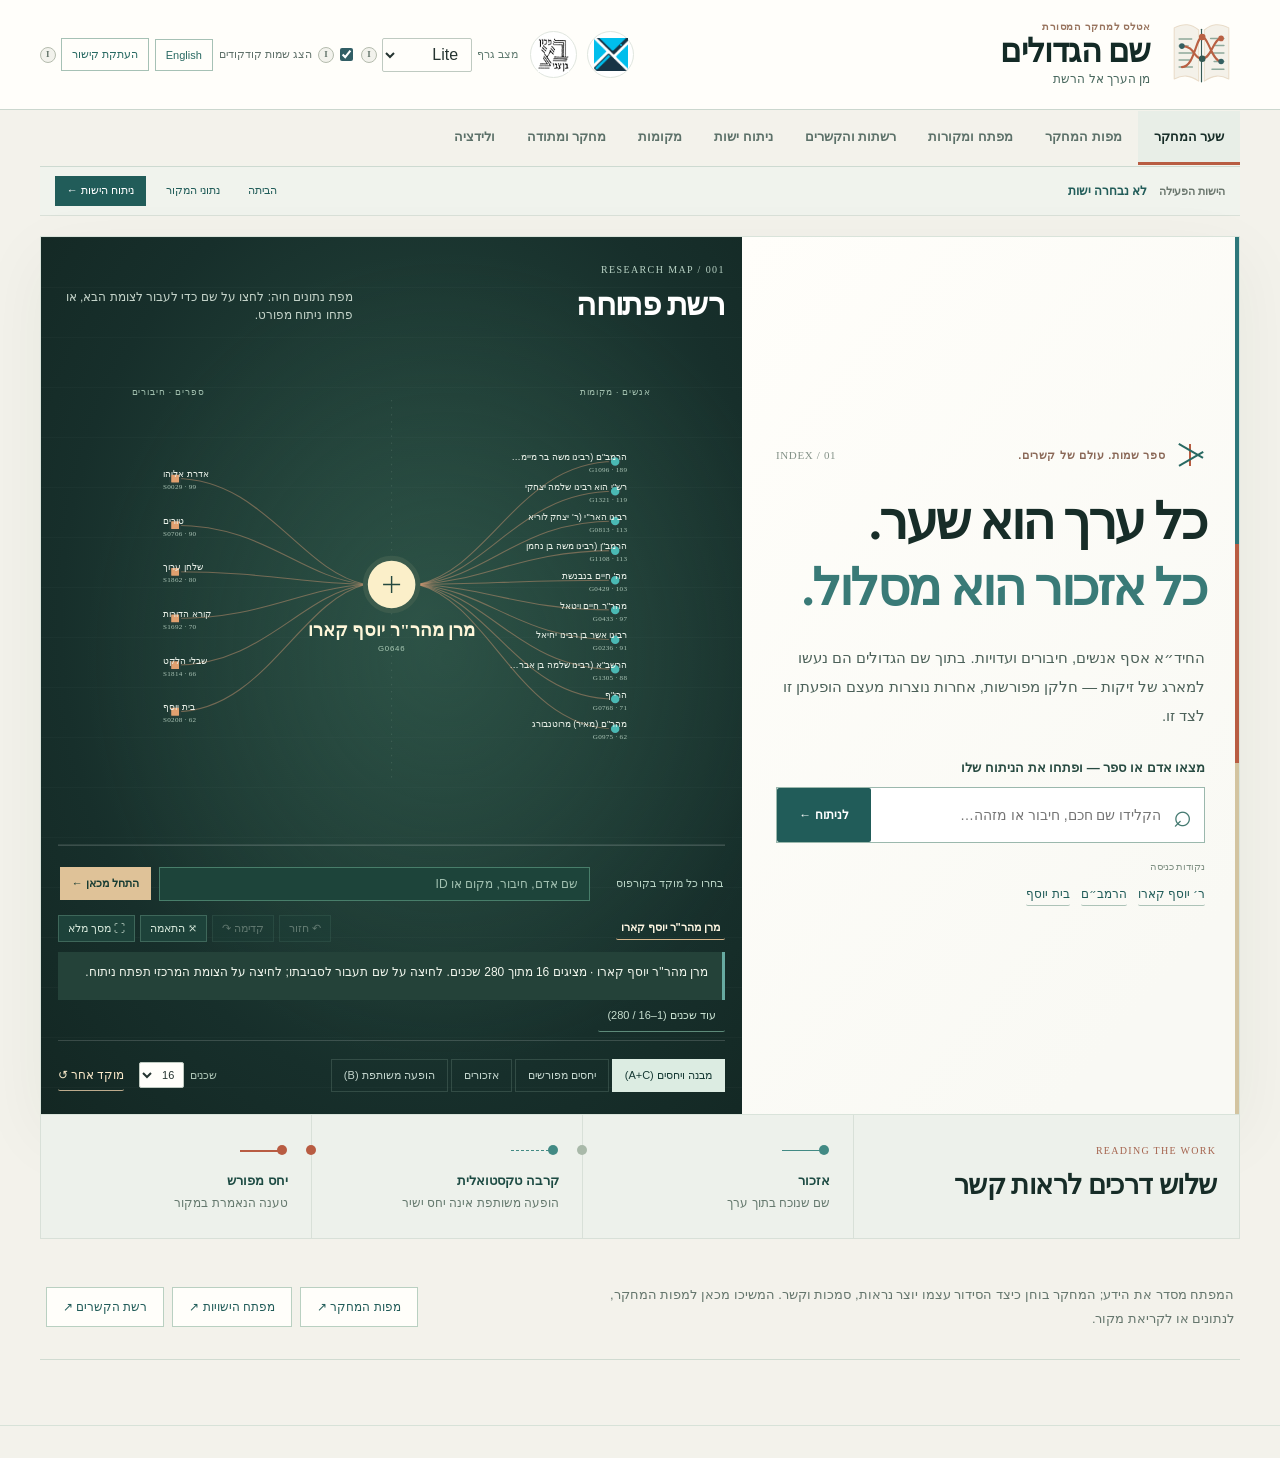
<file: index.html>
<!doctype html>
<html lang="he" dir="rtl">
<head>
  <meta charset="UTF-8" />
  <meta name="viewport" content="width=device-width, initial-scale=1.0" />
  <title>שם הגדולים | מפתח חי · The Living Index</title>
  <link rel="stylesheet" href="assets/style.css?v=__BUILD_VERSION__" />
  <link rel="stylesheet" href="assets/editorial.css?v=__BUILD_VERSION__" />
  <link rel="stylesheet" href="assets/living-index.css?v=__BUILD_VERSION__" />
  <link rel="icon" type="image/svg+xml" href="assets/reference-mark.svg" />
  <link rel="stylesheet" href="assets/research-redesign.css?v=20261013-v13" /><link rel="stylesheet" href="assets/v14.css?v=20261013-v14" />
</head>
<body>
  <header class="topbar" role="banner">
    <a class="brand-link go-home" href="./" aria-label="שם הגדולים — חזרה לעמוד הבית" title="חזרה למפת הידע">
      <img class="project-symbol" src="assets/reference-mark.svg" alt="" />
      <span class="brand-type"><span class="brand-kicker" data-research-he="אטלס למחקר המסורת" data-research-en="AN ATLAS OF TEXTUAL TRADITION">אטלס למחקר המסורת</span><strong id="appTitle" data-research-he="שם הגדולים" data-research-en="Shem HaGdolim">שם הגדולים</strong><span class="brand-caption" id="appSubtitle" data-research-he="מן הערך אל הרשת" data-research-en="FROM ENTRY TO NETWORK">מן הערך אל הרשת</span></span>
    </a>
    <div class="masthead-spine" aria-hidden="true"><span></span><i></i><span></span></div>
    <div class="masthead-center" data-research-he="כל שם פותח סיפור של קשרים" data-research-en="EVERY NAME OPENS A NETWORK OF CONNECTIONS">כל שם פותח סיפור של קשרים</div>
    <div class="header-right">
      <div class="institutional-logos">
        <a class="go-home partner-link" href="./" aria-label="חזרה לעמוד הבית — סמל המיזם"><img src="logo/light.png" alt="סמל המיזם"></a>
        <a class="go-home partner-link" href="./" aria-label="חזרה לעמוד הבית — סמל המוסד"><img src="logo/Mbz.jpg" alt="סמל המוסד"></a>
      </div>
      <button id="mobileSettingsToggle" class="mobile-settings-toggle" type="button" aria-expanded="false" aria-controls="headerSettings" data-research-he="הגדרות" data-research-en="Settings">הגדרות</button>
      <div class="topbar-actions" id="headerSettings">
        <div class="setting"><label class="mode-label" for="dataMode" data-i18n="graph_mode">מצב גרף</label><select id="dataMode"><option value="lite" selected>Lite</option><option value="full">Full</option></select></div>
        <label class="setting-check"><input type="checkbox" id="toggleNodeLabels" checked /> <span data-i18n="show_node_labels">שמות צמתים</span></label>
        <label class="setting-check"><input type="checkbox" id="toggleEdgeLabels" /> <span data-i18n="show_edge_labels">שמות קשרים</span></label>
        <button id="langToggle" class="btn ghost" type="button">English</button>
        <span class="action-with-info"><button id="saveState" class="btn ghost" type="button" data-i18n="copy_link">העתק קישור</button></span>
      </div>
    </div>
  </header>
  <main>
    <nav class="tabs" id="tabs" aria-label="Main navigation"></nav>
    <div class="contextbar" id="contextbar"><strong id="selectedEntityTitle" class="sr-only" data-i18n="selected_entity">Selected entity:</strong><span class="context-eyebrow" data-research-he="הישות הפעילה" data-research-en="ACTIVE ENTITY">הישות הפעילה</span><span class="context-entity" id="selectedEntityLabel">—</span><span class="context-spacer"></span><button id="contextToAtlas" type="button" class="context-action" data-research-he="הביתה" data-research-en="Home">הביתה</button><button id="contextToData" type="button" class="context-action" data-research-he="נתוני המקור" data-research-en="Source data">נתוני המקור</button><button id="contextToPerson" type="button" class="context-action" data-research-he="ניתוח הישות ←" data-research-en="Analyze entity →">ניתוח הישות ←</button></div>
    <section class="panel active" id="tab-atlas">
      <div class="folio-hero">
        <div class="folio-copy">
          <div class="folio-number"><span class="thread-cross" aria-hidden="true"></span><span data-research-he="ספר שמות. עולם של קשרים." data-research-en="A book of names. A world of connections.">ספר שמות. עולם של קשרים.</span><b>01 / INDEX</b></div>
          <h2 ><span data-research-he="כל ערך הוא שער." data-research-en="Every entry is a doorway.">כל ערך הוא שער.</span><span class="title-echo" data-research-he="כל אזכור הוא מסלול." data-research-en="Every mention, a path.">כל אזכור הוא מסלול.</span></h2>
          <p class="folio-lead" data-research-he="החיד״א אסף אנשים, חיבורים ועדויות. בתוך שם הגדולים הם נעשו למארג של זיקות — חלקן מפורשות, אחרות נוצרות מעצם הופעתן זו לצד זו." data-research-en="The Hida gathered people, books and testimonies. Shem HaGdolim arranges them into a fabric of relations: some explicit, others formed by their proximity in the text.">החיד״א אסף אנשים, חיבורים ועדויות. בתוך שם הגדולים הם נעשו למארג של זיקות — חלקן מפורשות, אחרות נוצרות מעצם הופעתן זו לצד זו.</p>
          <div class="primary-search" role="search" aria-label="חיפוש ישות למחקר">
            <label for="heroEntitySearch" data-research-he="מצאו אדם או ספר — ופתחו את הניתוח שלו" data-research-en="Find a person or book — open its analysis">מצאו אדם או ספר — ופתחו את הניתוח שלו</label>
            <div class="search-input-wrap"><span class="search-symbol" aria-hidden="true">⌕</span><input id="heroEntitySearch" type="search" placeholder="הקלידו שם חכם, חיבור או מזהה…" aria-label="חיפוש שם" autocomplete="off" aria-autocomplete="list" aria-controls="heroSearchResults" aria-expanded="false" /><button id="heroSearchSubmit" type="button" data-research-he="לניתוח ←" data-research-en="Analyze →">לניתוח ←</button></div>
            <div id="heroSearchResults" class="hero-search-results" role="listbox" hidden></div>
          </div>
          <div class="example-links"><span data-research-he="נקודות כניסה" data-research-en="START WITH">נקודות כניסה</span><button type="button" data-open-id="G0646">ר׳ יוסף קארו</button><button type="button" data-open-id="G1096">הרמב״ם</button><button type="button" data-open-id="S0208">בית יוסף</button></div>
        </div>
        <div class="folio-map">
          <div class="folio-map-header"><div><span class="folio-map-index">RESEARCH MAP / 001</span><h3 data-research-he="רשת פתוחה" data-research-en="An open network">רשת פתוחה</h3></div><p data-research-he="מפת נתונים חיה: לחצו על שם כדי לעבור לצומת הבא, או פתחו ניתוח מפורט." data-research-en="Links from the corpus. Select a name to analyze.">מפת נתונים חיה: לחצו על שם כדי לעבור לצומת הבא, או פתחו ניתוח מפורט.</p></div>
          <div class="map-stage" id="heroMapStage" aria-label="מפת קשרים אינטראקטיבית, בחירת שם מתקדמת לסביבתו">
             <svg id="heroNetwork" viewBox="0 0 940 590" role="group" aria-label="קשרי אנשים וספרים"></svg>
             <div class="map-loading" id="heroMapLoading">טוען נתוני רשת…</div>
             <div id="heroMapTooltip" class="map-tooltip" hidden></div>
          </div>
          <div class="map-explorer-tools"><div class="map-jump"><label for="mapEntityJump" data-research-he="בחרו כל מוקד בקורפוס" data-research-en="Search all entities">בחרו כל מוקד בקורפוס</label><input id="mapEntityJump" type="search" list="mapEntityCandidates" placeholder="שם אדם, חיבור, מקום או ID" autocomplete="off"><datalist id="mapEntityCandidates"></datalist><button id="mapJumpGo" type="button" data-research-he="התחל מכאן ←" data-research-en="Start here →">התחל מכאן ←</button></div><div class="map-breadcrumb" id="mapBreadcrumb" aria-label="מסלול החקירה"></div><div class="map-explorer-actions"><button type="button" id="mapBack" title="חזור לצומת קודם">↶ חזור</button><button type="button" id="mapForward" title="לצומת הבא">קדימה ↷</button><button type="button" id="mapFit" title="החזר קנה מידה">⤧ התאמה</button><button type="button" data-fullscreen="#heroMapStage" title="רשת במסך מלא">⛶ מסך מלא</button></div></div><div class="map-current" id="mapCurrent"><span>לחצו על שם ברשת כדי להרחיב את סביבתו. לחצו על ״ניתוח מלא״ למעבר אל מסך הישות.</span></div><div class="map-bottom"><div class="edge-modes" role="group" aria-label="שכבת קשרים"><button type="button" class="active" data-edge-mode="all" data-research-he="מבנה ויחסים (A+C)" data-research-en="Structure + explicit (A+C)">מבנה ויחסים (A+C)</button><button type="button" data-edge-mode="explicit" data-research-he="יחסים מפורשים" data-research-en="Explicit">יחסים מפורשים</button><button type="button" data-edge-mode="mentions" data-research-he="אזכורים" data-research-en="Mentions">אזכורים</button></div><div class="map-bottom-actions"><label class="map-limit-label" for="mapLimit">שכנים <select id="mapLimit"><option value="8">8</option><option value="16" selected>16</option><option value="28">28</option><option value="42">42</option></select></label><button type="button" id="heroMapNext" class="map-next" data-research-he="מוקד אחר ↺" data-research-en="Another starting point ↺">מוקד אחר ↺</button></div></div>
        </div>
      </div>
      <div class="argument-strip"><div class="argument-heading"><span class="line-kicker">READING THE WORK</span><h3 data-research-he="שלוש דרכים לראות קשר" data-research-en="Three kinds of connections">שלוש דרכים לראות קשר</h3></div><div><span class="trace-symbol trace-one" aria-hidden="true"></span><b data-research-he="אזכור" data-research-en="Mention">אזכור</b><p data-research-he="שם שנוכח בתוך ערך" data-research-en="A name in an entry">שם שנוכח בתוך ערך</p></div><div><span class="trace-symbol trace-two" aria-hidden="true"></span><b data-research-he="קרבה טקסטואלית" data-research-en="Co-occurrence">קרבה טקסטואלית</b><p data-research-he="הופעה משותפת אינה יחס ישיר" data-research-en="Proximity is not a direct tie">הופעה משותפת אינה יחס ישיר</p></div><div><span class="trace-symbol trace-three" aria-hidden="true"></span><b data-research-he="יחס מפורש" data-research-en="Explicit relation">יחס מפורש</b><p data-research-he="טענה הנאמרת במקור" data-research-en="A relationship asserted in the text">טענה הנאמרת במקור</p></div></div>
      <div class="folio-after"><p data-research-he="המפתח מסדר את הידע; המחקר בוחן כיצד הסידור עצמו יוצר נראות, סמכות וקשר. המשיכו מכאן למפות המחקר, לנתונים או לקריאת מקור." data-research-en="The index organizes knowledge. Research asks how that organization creates visibility, authority and relation. Continue to research figures, data or source text.">המפתח מסדר את הידע; המחקר בוחן כיצד הסידור עצמו יוצר נראות, סמכות וקשר. המשיכו מכאן למפות המחקר, לנתונים או לקריאת מקור.</p><div><button class="route-action" data-target="lenses" data-research-he="מפות המחקר ↗" data-research-en="Research figures ↗">מפות המחקר ↗</button><button class="route-action" data-target="data" data-research-he="מפתח הישויות ↗" data-research-en="Entity index ↗">מפתח הישויות ↗</button><button class="route-action" data-target="networks" data-research-he="רשת הקשרים ↗" data-research-en="Network ↗">רשת הקשרים ↗</button></div></div>
    </section>
    <section class="panel" id="tab-lenses">
      <div class="lenses" id="atlasFigures">
        <div class="lenses-intro"><div><span class="eyebrow" data-research-he="מפות מחקר · קריאה בשני קני מידה" data-research-en="RESEARCH LENSES · READING AT TWO SCALES">מפות מחקר · קריאה בשני קני מידה</span><h2 data-research-he="ארבע שאלות. קורפוס אחד." data-research-en="Four questions. One corpus.">ארבע שאלות. קורפוס אחד.</h2></div><p data-research-he="הדמיות אינן תוספת חיצונית: בחרו שאלה, חקרו אותה, והעבירו ישות אל הרשת, המפתח או מקור הטקסט." data-research-en="Visualizations are a research tool: choose a question, examine it, and follow an entity into the network, index or source text.">הדמיות אינן תוספת חיצונית: בחרו שאלה, חקרו אותה, והעבירו ישות אל הרשת, המפתח או מקור הטקסט.</p></div>
        <div id="atlasFigureTabs" class="lens-tabs" role="tablist" aria-label="שאלות מחקר">
         <button class="lens-tab active" data-viz="entry" role="tab" aria-selected="true"><span>01</span><b data-research-he="ערך ונראות" data-research-en="Entry & visibility">ערך ונראות</b><small data-research-he="מי מקבל ערך?" data-research-en="Who gets an entry?">מי מקבל ערך?</small></button>
         <button class="lens-tab" data-viz="personbook" role="tab" aria-selected="false"><span>02</span><b data-research-he="אדם וספר" data-research-en="Person & book">אדם וספר</b><small data-research-he="שני מסלולי נוכחות" data-research-en="Two kinds of presence">שני מסלולי נוכחות</small></button>
         <button class="lens-tab" data-viz="centrality" role="tab" aria-selected="false"><span>03</span><b data-research-he="מרכזיות ותיווך" data-research-en="Centrality & mediation">מרכזיות ותיווך</b><small data-research-he="מרכזיות ביחס לאיזו שאלה?" data-research-en="Central under which metric?">מרכזיות ביחס לאיזו שאלה?</small></button>
         <button class="lens-tab" data-viz="hida" role="tab" aria-selected="false"><span>04</span><b data-research-he="החיד״א כעד" data-research-en="The Hida as witness">החיד״א כעד</b><small data-research-he="ראיתי · שמעתי · מצאתי" data-research-en="Saw · heard · found">ראיתי · שמעתי · מצאתי</small></button>
        </div>
        <section class="corpus-bridge" aria-labelledby="corpusBridgeHeading"><div class="corpus-bridge-top"><div><span class="eyebrow">CORPUS / LIVE DATA</span><h3 id="corpusBridgeHeading">מן השאלה אל הנתונים</h3><p>בכל אחת מארבע השאלות אפשר לאתר ישויות, לראות את המדדים שלהן ולהמשיך ישירות אל הניתוח, הרשת או המקור.</p></div><div class="corpus-stats" id="corpusStats" aria-live="polite"></div></div><div class="corpus-controls"><label>חיפוש בכל הקורפוס <input id="lensEntitySearch" list="nodeNameList" type="search" placeholder="חכם, ספר, מקום או מזהה…"></label><label>סוג ישות <select id="lensRankKind"><option value="all">הכול</option><option value="person">אישים</option><option value="book">חיבורים</option><option value="place">מקומות</option></select></label><label>מיון לפי <select id="lensRankMetric"><option value="a_in_degree">מספר ערכים מזכירים</option><option value="c_in_wdeg">יחסים נכנסים</option><option value="c_out_wdeg">יחסים יוצאים</option></select></label><label>מספר תוצאות <select id="lensRankSize"><option value="10">10</option><option value="25" selected>25</option><option value="50">50</option><option value="100">100</option></select></label></div><div class="corpus-selection" id="corpusSelection" hidden></div><div id="corpusRanked" class="corpus-rank" aria-live="polite"></div><div class="corpus-bridge-foot"><button type="button" id="corpusAllData">כל 5,124 הישויות במפתח ←</button><span id="corpusRankNote"></span></div></section><div class="research-workbench">
          <div class="lens-heading"><span class="lens-counter" id="atlasVizTag">איור 1 · המאמר</span><div><h3 id="atlasVizTitle">נראות איננה שקולה לערך עצמאי</h3><p id="atlasVizDesc">מי זוכה לערך עצמאי ומי מופיע רק בערכי אחרים?</p></div></div>
          <div class="research-body">
            <div class="research-chart-column">
              <button class="figure-fullscreen-cta" type="button" data-fullscreen="#atlasVizStage">⛶ מסך מלא</button><div class="atlas-viz-stage" id="atlasVizStage"><div class="atlas-viz-prompt" id="atlasVizPrompt"><div class="lens-loading-glyph">א</div><p data-research-he="ההדמיה נטענת עם פתיחת השאלה" data-research-en="The view loads when you open the research question">ההדמיה נטענת עם פתיחת השאלה</p><button type="button" id="atlasOpenViz" class="btn" data-research-he="הצג הדמיה" data-research-en="Open view">הצג הדמיה</button></div></div>
            </div>
            <aside class="research-margin"><div class="reading-guide" id="lensReadingGuide"></div><span class="margin-heading" data-research-he="מפתח לקריאה" data-research-en="READING GUIDE">מפתח לקריאה</span><h4 id="atlasCaseTitle">ספר יוחסין</h4><p id="atlasCaseBody">נוכחות חוזרת אינה בהכרח ערך עצמאי.</p><div class="research-links"><div class="margin-heading" data-research-he="המשך חקירה" data-research-en="CONTINUE EXPLORING">המשך חקירה</div><button id="atlasGoData" class="margin-action" type="button" data-research-he="המפתח והנתונים ←" data-research-en="Index & data →">המפתח והנתונים ←</button><button id="atlasGoPerson" class="margin-action" type="button" data-research-he="רשת אישית ←" data-research-en="Personal network →">רשת אישית ←</button><button id="atlasGoNetwork" class="margin-action" type="button" data-research-he="רשת הקשרים הכללית ←" data-research-en="Global network →">רשת הקשרים הכללית ←</button><button id="atlasGoSource" class="margin-action" type="button" data-research-he="חזרה למקור ←" data-research-en="Return to source →">חזרה למקור ←</button></div><p class="margin-caveat" data-research-he="התצוגה מציגה את ארגון הידיעות בחיבור, ולא שחזור מלא של היחסים ההיסטוריים." data-research-en="The visualization represents the organization of claims within the work, not a comprehensive historical reconstruction.">התצוגה מציגה את ארגון הידיעות בחיבור, ולא שחזור מלא של היחסים ההיסטוריים.</p></aside>
          </div>
          <div class="lens-footer"><span id="atlasVizStatus">הדמיה זמינה</span><button id="atlasViewReset" class="margin-action" type="button" data-research-he="איפוס בחירה" data-research-en="Clear selection">איפוס בחירה</button><span class="research-source" data-research-he="המסד: מהדורת בן־יעקב, וילנה תרי״ב (1852)" data-research-en="Corpus: Ben-Jacob edition, Vilna 1852">המסד: מהדורת בן־יעקב, וילנה תרי״ב (1852)</span></div>
        </div>
      </div>
    </section>

    <section class="panel" id="tab-reports">
      <article class="card help-card">
        <h2 data-i18n="reports_title">דוחות + שיטות</h2>
        <p data-i18n="reports_help">כאן נמצאים הדוחות המחקריים, שיטות המחקר, והסבר על הגרפים המקוריים (F1–F20) עם קישור ישיר לנתונים ולתשאול.</p>
      </article>
      <div class="toolbar wrap">
        <label for="reportSelect" data-i18n="reports_choose">Choose document:</label>
        <select id="reportSelect"></select>
        <button class="btn ghost jump-tab" data-tab="data" data-i18n="goto_data">Go To Data+Source</button>
        <button class="btn ghost jump-tab" data-tab="networks" data-i18n="goto_networks">Go To Networks</button>
      </div>
      <div class="grid-two">
        <article class="card markdown" id="reportContent"></article>
        <article class="card">
          <h2 data-i18n="figures_title">Original Figures Explained</h2>
          <div class="toolbar wrap">
            <select id="figureSelect"></select>
          </div>
          <button type="button" class="zoom-figure" data-zoom="#figurePreview" data-research-he="הגדל איור" data-research-en="Enlarge figure">הגדל איור ↗</button><img id="figurePreview" alt="figure" style="width:100%; border:1px solid #dfe6eb; border-radius:8px;" />
          <p id="figureExplanation"></p>
        </article>
      </div>
    </section>

    <section class="panel" id="tab-data"><div class="workspace-bridge"><span data-research-he="מחקר הקשור למרחב זה" data-research-en="RELATED RESEARCH LENS">מחקר הקשור למרחב זה</span><button type="button" class="goto-lens" data-viz="entry">נראות והדרה · פתיחת הדמיית ערכים ואזכורים ←</button></div>
      <article class="card help-card">
        <h2 data-i18n="data_title">נתונים גולמיים + טקסט מקור</h2>
        <p data-i18n="data_help">חיפוש לפי שם ערך/דמות (לא רק ID), סינון סוגי קודקודים, ולחיצה על "מקור" כדי לראות את הטקסט המקורי.</p>
      </article>
      <div class="grid-two">
        <article class="card">
          <div class="toolbar wrap">
            <input id="nodeSearch" type="search" list="nodeNameList" placeholder="חפש לפי שם/ערך" data-i18n-ph="search_node" />
            <datalist id="nodeNameList"></datalist>
            <label class="stack-label"><span data-i18n="node_kinds">Node kinds</span><select id="kindFilter" multiple size="3"></select></label>
            <label class="stack-label"><span data-i18n="node_classes">Node classes</span><select id="fourWayFilter" multiple size="4"></select></label>
            <label class="stack-label"><span data-i18n="communities">Communities</span><select id="communityFilter" multiple size="4"></select></label>
            <label><span data-i18n="raw_min_prominence">Min prominence</span><input id="minProm" type="number" min="0" value="0" /></label>
            <button id="exportNodes" class="btn ghost" data-i18n="export_csv">Export CSV</button>
          </div>
          <div id="nodeTableWrap" class="table-wrap"></div>
        </article>
        <article class="card">
          <div class="toolbar wrap">
            <input id="sourceSearch" placeholder="חפש בטקסט מקור" data-i18n-ph="search_source" />
            <button id="runSourceSearch" class="btn" data-i18n="search">Search</button>
          </div>
          <div id="sourceHits" class="table-wrap"></div>
          <pre id="sourceContext"></pre>
        </article>
      </div>
    </section>

    <section class="panel" id="tab-networks"><div class="workspace-bridge"><span data-research-he="מחקר הקשור למרחב זה" data-research-en="RELATED RESEARCH LENS">מחקר הקשור למרחב זה</span><button type="button" class="goto-lens" data-viz="centrality">מרכזיות ותיווך · השוואת רשתות ←</button></div>
      <article class="card help-card">
        <h2 data-i18n="networks_title">רשתות רחבות + חיתוכים</h2>
        <p data-i18n="networks_help">אפשר לסנן לפי שכבה, סוג קשת, סוג קודקוד מקור/יעד, ולבנות רשת כללית. כולל מדדי רשת, קהילות, וזרימות בין סוגי ישויות.</p>
      </article>
      <article class="card">
        <h3 data-i18n="global_network_title">Global Network (Main Workspace)</h3>
        <p class="mini-help" data-i18n="global_network_help">כאן רואים את התמונה הרחבה של הרשת. אין חובה לבחור אדם; אפשר לסנן שכבות/קשרים/סוגי קודקודים/קהילות ולבנות מבט-על.</p>
        <div class="toolbar wrap">
          <input id="seedNode" list="nodeNameList" placeholder="Optional focus node: name or ID" data-i18n-ph="seed_node" />
          <label class="stack-label"><span data-i18n="layers">Layers</span><select id="networkLayerFilter" multiple size="3"></select></label>
          <label class="stack-label"><span data-i18n="predicates">Predicates</span><select id="networkPredicateFilter" multiple size="6"></select></label>
          <label class="stack-label"><span data-i18n="node_kinds">Node kinds</span><select id="networkNodeKindFilter" multiple size="3"></select></label>
          <label class="stack-label"><span data-i18n="layout_mode">Layout</span><select id="networkLayoutPreset">
            <option value="force" data-i18n="layout_force">Force (organic)</option>
            <option value="degree_rings" selected data-i18n="layout_degree_rings">Degree rings (20/20/core)</option>
            <option value="bipartite" data-i18n="layout_bipartite">Bipartite (books/people)</option>
            <option value="community_clusters" data-i18n="layout_community_clusters">Community clusters</option>
          </select></label>
          <label class="stack-label"><span data-i18n="analysis_mode">Analysis mode</span><select id="networkColorBy">
            <option value="kind" selected data-i18n="color_kind">Color by Kind</option>
            <option value="network_communities" data-i18n="color_network_communities">Communities in Network</option>
            <option value="role" data-i18n="color_role">Color by Role</option>
            <option value="degree" data-i18n="color_degree">Degree centrality</option>
            <option value="in_degree" data-i18n="color_in_degree">In-degree centrality</option>
            <option value="out_degree" data-i18n="color_out_degree">Out-degree centrality</option>
            <option value="weighted_degree" data-i18n="color_weighted_degree">Weighted degree</option>
            <option value="pagerank" data-i18n="color_pagerank">PageRank</option>
            <option value="clustering" data-i18n="color_clustering">Clustering coefficient</option>
          </select></label>
          <div id="networkCommunityControls" class="community-controls hidden">
            <label class="stack-label"><span data-i18n="communities">Communities</span><select id="networkCommunityFilter" multiple size="6"></select></label>
            <label><span data-i18n="community_split_count">Communities to compute (K)</span> <input id="networkCommunityCount" type="number" min="2" max="30" value="8" /></label>
            <label><input type="checkbox" id="networkSeparateCommunities" checked /> <span data-i18n="separate_communities">Visually separate communities</span></label>
          </div>
          <label><span data-i18n="hops">Hops</span> <input id="networkHops" type="number" min="1" max="3" value="1" /></label>
          <label><span data-i18n="max_edges">Max edges</span> <input id="networkMaxEdges" type="number" min="50" max="6000" value="1200" /></label>
          <button id="buildNetwork" class="btn" data-i18n="build_global">Build Global Network</button>
          <button id="toggleNetworkFullscreen" class="btn ghost" data-i18n="maximize_graph">Maximize Graph</button>
          <button id="downloadGlobalPng" class="btn ghost" data-i18n="download_png">Download PNG</button>
        </div>
        <div id="networkStage" class="network-stage">
          <div id="network"></div>
        </div>
        <div id="networkInfo"></div>
        <div id="networkMetrics" class="metrics-grid"></div>
      </article>
      <article class="card">
        <h3 data-i18n="network_functions">Network Functions (How to Use)</h3>
        <ul class="explain-list" id="networkFunctions"></ul>
      </article>

      <div class="toolbar wrap">
        <label class="stack-label"><span data-i18n="layers">Layers</span><select id="layerFilter" multiple size="3"></select></label>
        <label class="stack-label"><span data-i18n="predicates">Predicates</span><select id="predicateFilter" multiple size="6"></select></label>
        <label class="stack-label"><span data-i18n="source_kinds">Source kinds</span><select id="sourceKindFilter" multiple size="3"></select></label>
        <label class="stack-label"><span data-i18n="target_kinds">Target kinds</span><select id="targetKindFilter" multiple size="3"></select></label>
        <input id="sourceNodeFilter" list="nodeNameList" placeholder="מקור: שם או ID" data-i18n-ph="source_node" />
        <input id="targetNodeFilter" list="nodeNameList" placeholder="יעד: שם או ID" data-i18n-ph="target_node" />
        <button id="runEdgeQuery" class="btn" data-i18n="run_query">Run Query</button>
        <button id="exportEdges" class="btn ghost" data-i18n="export_result">Export Result CSV</button>
      </div>
      <div class="grid-two">
        <article class="card">
          <div id="edgeStats"></div>
          <div id="edgeTableWrap" class="table-wrap"></div>
        </article>
        <article class="card">
          <div id="predicateLayerHeat"></div>
          <div id="flowSankey"></div>
        </article>
      </div>
    </section>

    <section class="panel" id="tab-person"><div class="workspace-bridge"><span data-research-he="מחקר הקשור למרחב זה" data-research-en="RELATED RESEARCH LENS">מחקר הקשור למרחב זה</span><button type="button" class="goto-lens" data-viz="personbook">אדם וספר · נוכחות המחבר מול חיבוריו ←</button></div>
      <section id="entityInsight" class="entity-insight" hidden aria-live="polite"><div class="entity-insight-heading"><span class="entity-category" id="entityInsightKind">ENTITY RECORD</span><h2 id="entityInsightName"></h2><span id="entityInsightId"></span></div><div class="entity-insight-numbers"><div><strong id="insightMentions">—</strong><span data-research-he="ערכים מזכירים" data-research-en="Mentioning entries">ערכים מזכירים</span></div><div><strong id="insightIncoming">—</strong><span data-research-he="יחסים נכנסים" data-research-en="Incoming ties">יחסים נכנסים</span></div><div><strong id="insightOutgoing">—</strong><span data-research-he="יחסים יוצאים" data-research-en="Outgoing ties">יחסים יוצאים</span></div></div><div class="entity-insight-actions"><button type="button" id="insightOpenSource" data-research-he="לטקסט המקור ↗" data-research-en="Source text ↗">לטקסט המקור ↗</button><button type="button" id="insightOpenNetwork">לרשת הפתוחה ↗</button><button type="button" id="insightOpenData" data-research-he="לרשומת הנתונים ↗" data-research-en="Data record ↗">לרשומת הנתונים ↗</button></div></section>
      <article class="card help-card">
        <h2 data-i18n="person_title">רשתות וניתוח אישי של דמויות</h2>
        <p data-i18n="person_help">רשת אגו, גרף עץ מסורות לפי קריטריון, ומידע תקופתי מ-Wikidata (שנים/תקופה).</p>
      </article>
      <div class="toolbar wrap">
        <input id="personInput" list="nodeNameList" placeholder="בחר דמות/ערך" data-i18n-ph="person_input" />
        <label class="stack-label"><span data-i18n="tradition_types">Tradition types</span><select id="personTreePredicate" multiple size="4">
          <option value="teacherOf" selected>teacherOf</option>
          <option value="soulRootOf">soulRootOf</option>
          <option value="commentaryOn">commentaryOn</option>
          <option value="authored">authored</option>
        </select></label>
        <select id="personTreeDirection">
          <option value="out" selected data-i18n="forward">Forward</option>
          <option value="in" data-i18n="backward">Backward</option>
          <option value="both" data-i18n="both">Both</option>
        </select>
        <select id="personTreeLayout">
          <option value="breadth" selected data-i18n="layout_tree">Tree layout</option>
          <option value="radial" data-i18n="layout_radial">Radial layout</option>
        </select>
        <label><span data-i18n="depth">Depth</span> <input id="personTreeDepth" type="number" min="1" max="5" value="3" /></label>
        <label><span data-i18n="fanout">Max children per node</span> <input id="personTreeFanout" type="number" min="2" max="20" value="8" /></label>
        <button id="analyzePerson" class="btn" data-i18n="analyze_person">Analyze Person</button>
        <button id="openPersonSource" class="btn ghost" data-i18n="open_source">Open Source Text</button>
        <button id="downloadTreePng" class="btn ghost" data-i18n="download_tree_png">Download Tree PNG</button>
      </div>
      <div class="grid-two">
        <article class="card">
          <h2 data-i18n="ego_network">Ego Network</h2>
          <div id="egoNetwork"></div>
        </article>
        <article class="card">
          <h2 data-i18n="tradition_tree">Tradition Tree</h2>
          <div id="treeNetwork"></div>
          <div id="traditionSummary" class="mini-help"></div>
        </article>
      </div>
      <article class="card">
        <h3 data-i18n="tradition_explain_title">What Tradition Tree Gives You</h3>
        <div id="traditionExplain" class="mini-help"></div>
      </article>
      <div class="grid-two">
        <article class="card">
          <h2 data-i18n="person_metrics">Person Metrics</h2>
          <div id="personStats" class="metrics-grid"></div>
        </article>
        <article class="card">
          <h2 data-i18n="wikidata_title">Wikidata Time/Period</h2>
          <div id="wikidataBox"></div>
        </article>
      </div>
    </section>

    <section class="panel" id="tab-geo"><div class="workspace-bridge"><span data-research-he="מחקר הקשור למרחב זה" data-research-en="RELATED RESEARCH LENS">מחקר הקשור למרחב זה</span><button type="button" class="goto-lens" data-viz="hida">החיד״א כעד · קריאה, ראייה ותנועה ←</button></div>
      <article class="card help-card">
        <h2 data-i18n="geo_title">גיאוגרפיה</h2>
        <p data-i18n="geo_help">מפת קשרי מקום + פונקציית Network-on-Map שמציירת קישורים בין מקומות לפי רשת סמנטית. הפאנל הימני הוא פאנל אופציונלי לרשומות מקושרות לכל מקום.</p>
      </article>
      <div class="toolbar wrap">
        <label class="stack-label"><span data-i18n="predicates">Predicates</span><select id="geoPredicateFilter" multiple size="6"></select></label>
        <label><span data-i18n="heat_radius">Heat radius</span> <input id="heatRadius" type="number" min="5" max="40" value="18" /></label>
        <label><input type="checkbox" id="geoNetworkOverlay" /> <span data-i18n="overlay_map">Overlay network on map</span></label>
        <label class="stack-label hidden" id="geoOverlayPredicateWrap"><span data-i18n="overlay_predicates">Overlay predicates</span><select id="geoOverlayPredicate" multiple size="6"></select></label>
        <button id="drawGeo" class="btn" data-i18n="draw_map">Draw Map</button>
      </div>
      <div class="grid-two">
        <article class="card"><div id="geoMap"></div></article>
        <article class="card" id="geoRecordsCard">
          <h3 data-i18n="geo_records_title">Linked Records By Place</h3>
          <p class="mini-help" data-i18n="geo_records_help">Choose a place on the map to inspect linked entities and source records.</p>
          <div id="placeTableWrap" class="table-wrap"></div>
          <div id="geoRecordsWrap" class="table-wrap" style="margin-top:.65rem;"></div>
        </article>
      </div>
    </section>

    <section class="panel" id="tab-validation">
      <article class="card">
        <h2 data-i18n="validation_title">Validation</h2>
        <button id="runValidation" class="btn" data-i18n="run_validation">Run Validation</button>
        <div id="validationResult"></div>
      </article>
      <article class="card">
        <h2 data-i18n="extra_visuals">Extra Visualizations From Web Research</h2>
        <ul id="extraFeatures"></ul>
      </article>
    </section>
  </main>

  <footer>
    <small id="footerNote"></small>
  </footer>

  <div id="infoModal" class="info-modal hidden" role="dialog" aria-modal="true" aria-labelledby="infoModalTitle">
    <div class="info-modal-card">
      <div class="info-modal-head">
        <h3 id="infoModalTitle" data-i18n="info_title">Info</h3>
        <button id="closeInfoModal" class="btn ghost" type="button" data-i18n="close">Close</button>
      </div>
      <div id="infoModalBody" class="info-modal-body"></div>
    </div>
  </div>

  <script src="assets/vendor/marked.js"></script>
  <script>window.__BUILD_VERSION__ = "__BUILD_VERSION__";</script>
  <script src="assets/living-index.js?v=__BUILD_VERSION__" defer></script>

  <script src="assets/atlas.js?v=__BUILD_VERSION__" defer></script>
  <script src="assets/app.js?v=__BUILD_VERSION__"></script>
  <script defer src="assets/research-redesign.js?v=20261013-v13"></script>
  <script src="assets/v14.js?v=20261013-v14" defer></script>
</body>
</html>
</file>
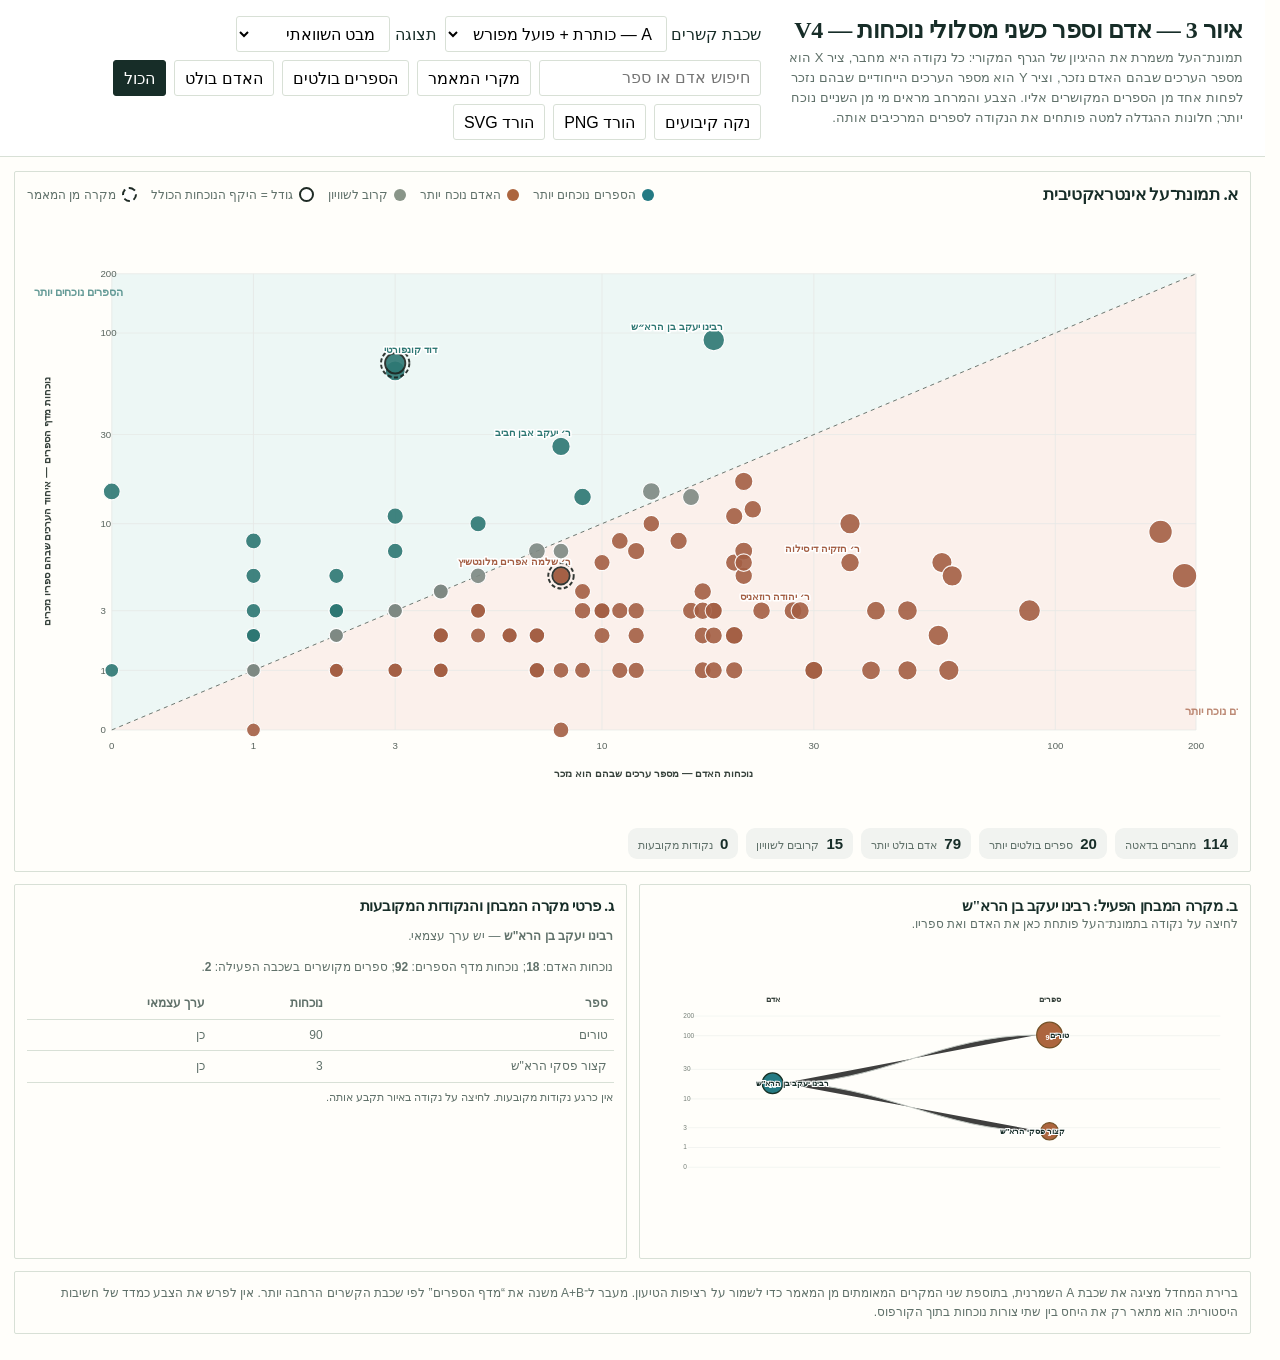
<file: visualizations/person-book.html>
<!doctype html>
<html lang="he" dir="rtl"><head><meta charset="utf-8"><meta name="viewport" content="width=device-width,initial-scale=1">
<title>איור 3 — אדם וספר כשני מסלולי נוכחות — V4</title>
<style>
:root{--bg:#f4f5f2;--paper:#fff;--ink:#1c2420;--muted:#68726c;--line:#d9ded9;--bookwin:#2d7773;--authorwin:#a45f44;--neutral:#7e8983;--person:#28483a;--book:#a87838;--softbook:#edf7f5;--softauthor:#fbf0eb;--accent:#23382f;--shadow:0 4px 18px rgba(20,30,20,.06)}
*{box-sizing:border-box}body{margin:0;background:var(--bg);color:var(--ink);font-family:Arial,"Noto Sans Hebrew","Helvetica Neue",sans-serif}header{background:#fff;border-bottom:1px solid var(--line);padding:16px 22px}.headrow{display:flex;align-items:flex-start;justify-content:space-between;gap:18px}.title h1{font-size:24px;margin:0 0 4px}.sub{font-size:13px;line-height:1.55;color:var(--muted);max-width:940px}.controls{display:flex;gap:8px;flex-wrap:wrap;align-items:center;direction:rtl}.btn,select,input{font:inherit;border:1px solid var(--line);background:#fff;border-radius:9px;min-height:36px;padding:7px 10px}.btn{cursor:pointer}.btn.active{background:var(--accent);color:white;border-color:var(--accent)}main{padding:14px;max-width:1800px;margin:auto}.panel{background:#fff;border:1px solid var(--line);border-radius:14px;box-shadow:var(--shadow);padding:12px;margin-bottom:12px}.figurebar{display:flex;justify-content:space-between;gap:12px;align-items:center;flex-wrap:wrap;margin-bottom:6px}.figurebar h2{font-size:17px;margin:0}.legend{display:flex;gap:14px;align-items:center;flex-wrap:wrap;font-size:12px;color:var(--muted)}.key{display:inline-flex;align-items:center;gap:6px}.sw{width:12px;height:12px;border-radius:50%;display:inline-block}.sw.b{background:var(--bookwin)}.sw.a{background:var(--authorwin)}.sw.n{background:var(--neutral)}.ring{width:15px;height:15px;border:2px solid #1f2b25;border-radius:50%;display:inline-block;background:white}.ring.dash{border-style:dashed}.overview-wrap{position:relative;overflow:hidden}#overview{width:100%;height:auto;display:block;min-height:610px}.axis{font-size:12px;fill:#59645e}.axis-title{font-size:13px;font-weight:700;fill:#37423c}.zone-label{font-size:14px;font-weight:700;opacity:.72}.point{cursor:pointer;transition:opacity .12s}.point:hover{stroke-width:3}.label{font-size:12px;font-weight:700;paint-order:stroke;stroke:#fff;stroke-width:4px;stroke-linejoin:round;direction:rtl;unicode-bidi:plaintext}.manual-ring{fill:none;stroke:#1c2420;stroke-width:2.4;stroke-dasharray:5 3}.diag{stroke:#68736d;stroke-width:1.2;stroke-dasharray:5 5}.grid{stroke:#e6e9e6;stroke-width:1}.stats{display:flex;gap:8px;flex-wrap:wrap;margin-top:7px}.stat{background:#f1f3f0;border-radius:9px;padding:7px 10px;font-size:11px;color:var(--muted)}.stat b{color:var(--ink);font-size:15px;margin-left:4px}.details{display:grid;grid-template-columns:1fr 1fr;gap:12px}.case h3{font-size:15px;margin:0 0 2px}.case .case-sub{font-size:12px;color:var(--muted);margin-bottom:5px}.mini{width:100%;height:310px;display:block}.mini-axis{font-size:10px;fill:#778079}.mini-label{font-size:12px;font-weight:700;fill:var(--ink);paint-order:stroke;stroke:#fff;stroke-width:3px;direction:rtl;unicode-bidi:plaintext}.mini-edge{stroke:#aeb7b1;stroke-width:1.5;opacity:.75}.mini-person{fill:var(--person);stroke:#183126;stroke-width:2}.mini-book{fill:var(--book);stroke:#725026;stroke-width:1.8}.mini-noentry{fill:#fff;stroke-dasharray:5 4;stroke-width:2.4}.mini-count{fill:#fff;font-weight:700;font-size:11px;text-anchor:middle;dominant-baseline:middle}.mini-count.dark{fill:var(--ink)}.selected-panel{display:grid;grid-template-columns:minmax(0,1fr) 320px;gap:12px}.selected-meta h2{font-size:17px;margin:0 0 5px}.selected-meta p{font-size:12px;line-height:1.55;color:var(--muted);margin:5px 0}.badge{display:inline-block;border:1px solid var(--line);border-radius:999px;padding:3px 7px;background:#f3f5f2;font-size:11px;margin-left:5px}.search{min-width:220px}.note{font-size:12px;line-height:1.55;color:var(--muted)}

.tooltip{position:fixed;pointer-events:none;background:#1f2b25;color:#fff;border-radius:8px;padding:7px 9px;font-size:12px;line-height:1.4;box-shadow:0 5px 20px rgba(0,0,0,.18);z-index:100;display:none;max-width:300px}.pin-label{font-size:12px;font-weight:700;paint-order:stroke;stroke:#fff;stroke-width:4px;stroke-linejoin:round;direction:rtl;unicode-bidi:plaintext}.pin-ring{fill:none;stroke:#17231d;stroke-width:2.8}.bip-edge{stroke:#aeb7b1;stroke-width:1.05;opacity:.25}.bip-edge.hot{opacity:.75;stroke-width:1.7}.bip-head{font-size:15px;font-weight:700;fill:#37423c}.bip-sub{font-size:11px;fill:#7a837e}.pin-list{display:flex;gap:6px;flex-wrap:wrap;margin-top:8px}.pin-chip{display:inline-flex;gap:5px;align-items:center;border:1px solid var(--line);border-radius:999px;padding:4px 8px;background:#f3f5f2;font-size:11px}.pin-chip button{border:0;background:none;cursor:pointer;padding:0;font-size:14px}.case-table{width:100%;border-collapse:collapse;font-size:12px;margin-top:8px}.case-table th,.case-table td{border-bottom:1px solid var(--line);padding:6px;text-align:right}.case-table th{color:var(--muted);font-weight:600}.mode-note{font-size:11px;color:var(--muted)}
@media(max-width:1000px){.details,.selected-panel{grid-template-columns:1fr}.headrow{flex-direction:column}#overview{min-height:520px}}
</style><style>body{font-family:"Noto Sans Hebrew","Arial",sans-serif!important;}button,input,select{font-family:inherit!important;}button:focus-visible,input:focus-visible,select:focus-visible{outline:2px solid #275e58;outline-offset:2px}</style><link rel="stylesheet" href="../assets/figure-theme.css"></head><body>
<header><div class="headrow"><div class="title"><h1>איור 3 — אדם וספר כשני מסלולי נוכחות — V4</h1><div class="sub">תמונת־העל משמרת את ההיגיון של הגרף המקורי: כל נקודה היא מחבר, ציר X הוא מספר הערכים שבהם האדם נזכר, וציר Y הוא מספר הערכים הייחודיים שבהם נזכר לפחות אחד מן הספרים המקושרים אליו. הצבע והמרחב מראים מי מן השניים נוכח יותר; חלונות ההגדלה למטה פותחים את הנקודה לספרים המרכיבים אותה.</div></div><div class="controls"><label>שכבת קשרים <select id="tier"><option value="A">A — כותרת + פועל מפורש</option><option value="AB">A+B — כולל פועל מפורש</option></select></label><label>תצוגה <select id="viewMode"><option value="scatter">מבט השוואתי</option><option value="bipartite">אנשים ↔ ספרים</option></select></label><input id="search" class="search" placeholder="חיפוש אדם או ספר"><button class="btn" id="articleBtn">מקרי המאמר</button><button class="btn" id="bookBtn">הספרים בולטים</button><button class="btn" id="authorBtn">האדם בולט</button><button class="btn active" id="allBtn">הכול</button><button class="btn" id="clearPins">נקה קיבועים</button><button class="btn" id="downloadPNG">הורד PNG</button><button class="btn" id="downloadSVG">הורד SVG</button></div></div></header>
<main>
<section class="panel"><div class="figurebar"><h2>א. תמונת־על אינטראקטיבית</h2><div class="legend"><span class="key"><i class="sw b"></i> הספרים נוכחים יותר</span><span class="key"><i class="sw a"></i> האדם נוכח יותר</span><span class="key"><i class="sw n"></i> קרוב לשוויון</span><span class="key"><i class="ring"></i> גודל = היקף הנוכחות הכולל</span><span class="key"><i class="ring dash"></i> מקרה מן המאמר</span></div></div><div class="overview-wrap"><svg id="overview" viewBox="0 0 1500 690" preserveAspectRatio="xMidYMid meet"></svg></div><div id="stats" class="stats"></div></section>
<section class="details"><div class="panel case"><h3 id="caseTitle">ב. מקרה המבחן הפעיל</h3><div class="case-sub" id="caseSub">לחיצה על נקודה בתמונת־העל פותחת כאן את האדם ואת ספריו.</div><svg id="caseActive" class="mini" viewBox="0 0 900 310"></svg></div><div class="panel case"><h3>ג. פרטי מקרה המבחן והנקודות המקובעות</h3><div id="caseMeta" class="note"></div><div id="pinList" class="pin-list"></div></div></section>
<section class="panel note">ברירת המחדל מציגה את שכבת A השמרנית, בתוספת שני המקרים המאומתים מן המאמר כדי לשמור על רציפות הטיעון. מעבר ל־A+B משנה את “מדף הספרים” לפי שכבת הקשרים הרחבה יותר. אין לפרש את הצבע כמדד של חשיבות היסטורית: הוא מתאר רק את היחס בין שתי צורות נוכחות בתוך הקורפוס.</section>
</main><div id="tooltip" class="tooltip"></div>
<script>const DATA={"A":[{"id":"G0009","label":"הראב\"ד (רבינו אברהם בר דוד","x":13,"y":10,"n_books":1,"books":["O0666"],"in_set":true,"manual":false,"logratio":-0.34792330342030686},{"id":"G0010","label":"הראב\"ד השני","x":8,"y":1,"n_books":1,"books":["S0148"],"in_set":true,"manual":false,"logratio":-2.1699250014423126},{"id":"G0011","label":"הראב\"ד השלישי","x":27,"y":3,"n_books":1,"books":["S1497"],"in_set":true,"manual":false,"logratio":-2.807354922057604},{"id":"G0018","label":"מהר\"ר אברהם אליגרי","x":3,"y":1,"n_books":1,"books":["S0885"],"in_set":true,"manual":false,"logratio":-1.0},{"id":"G0053","label":"מהר\"ר אברהם טריויס צרפתי","x":4,"y":2,"n_books":1,"books":["S0267"],"in_set":true,"manual":false,"logratio":-0.7369655941662062},{"id":"G0084","label":"רבינו אברהם בר נתן הירחי","x":2,"y":3,"n_books":1,"books":["O0660"],"in_set":true,"manual":false,"logratio":0.41503749927884376},{"id":"G0089","label":"רבינו אברהם ן' עזרא","x":20,"y":1,"n_books":1,"books":["O0765"],"in_set":true,"manual":false,"logratio":-3.3923174227787602},{"id":"G0115","label":"ר' אדונים הלוי בן לברט","x":4,"y":1,"n_books":1,"books":["O0487"],"in_set":true,"manual":false,"logratio":-1.3219280948873622},{"id":"G0121","label":"הרב המקובל החסיד מה' אהרן ברכיה ממודינא","x":6,"y":2,"n_books":1,"books":["S1105"],"in_set":true,"manual":false,"logratio":-1.222392421336448},{"id":"G0130","label":"רבינו אהרן הכהן מלוניל","x":2,"y":3,"n_books":1,"books":["O0031"],"in_set":true,"manual":false,"logratio":0.41503749927884376},{"id":"G0131","label":"מהר\"ר אהרן הכהן פרחיא","x":8,"y":5,"n_books":1,"books":["S1560"],"in_set":true,"manual":false,"logratio":-0.5849625007211563},{"id":"G0157","label":"רבינו אליהו די וידאש","x":22,"y":12,"n_books":1,"books":["S1756"],"in_set":true,"manual":false,"logratio":-0.8231222379159209},{"id":"G0169","label":"מהר\"ר אליה הלוי","x":11,"y":3,"n_books":1,"books":["S0814"],"in_set":true,"manual":false,"logratio":-1.5849625007211563},{"id":"G0193","label":"רבינו אליעזר מטוך","x":3,"y":64,"n_books":1,"books":["S1955"],"in_set":true,"manual":false,"logratio":4.022367813028454},{"id":"G0196","label":"רבינו אליעזר הלוי","x":7,"y":2,"n_books":1,"books":["S0003"],"in_set":true,"manual":false,"logratio":-1.415037499278844},{"id":"G0197","label":"רבינו אליעזר ממיץ","x":20,"y":6,"n_books":1,"books":["S0787"],"in_set":true,"manual":false,"logratio":-1.5849625007211563},{"id":"G0199","label":"רבינו אליעזר בר נתן","x":17,"y":4,"n_books":2,"books":["S0008","S1542"],"in_set":true,"manual":false,"logratio":-1.84799690655495},{"id":"G0219","label":"רבינו אלעזר בעל ס' רוקח","x":16,"y":3,"n_books":1,"books":["S1503"],"in_set":true,"manual":false,"logratio":-2.0874628412503395},{"id":"G0279","label":"רבינו ברוך (בן יצחק","x":5,"y":10,"n_books":1,"books":["S2032"],"in_set":true,"manual":false,"logratio":0.874469117916141},{"id":"G0284","label":"מהר\"ר ברוך קלעי","x":2,"y":2,"n_books":1,"books":["S1147"],"in_set":true,"manual":false,"logratio":0.0},{"id":"G0287","label":"רבינו ברוך (בן שמואל","x":0,"y":1,"n_books":1,"books":["S0654"],"in_set":true,"manual":false,"logratio":1.0},{"id":"G0289","label":"מהר\"ר ברזילי יעבץ","x":4,"y":1,"n_books":1,"books":["S0938"],"in_set":true,"manual":false,"logratio":-1.3219280948873622},{"id":"G0309","label":"מהר\"ר גרשון אשכנזי","x":9,"y":1,"n_books":1,"books":["S1331"],"in_set":true,"manual":false,"logratio":-2.321928094887362},{"id":"G0336","label":"מהר\"ר דוד ויטאל","x":2,"y":2,"n_books":1,"books":["S0876"],"in_set":true,"manual":false,"logratio":0.0},{"id":"G0338","label":"מה' דוד ן' זמרא","x":41,"y":3,"n_books":1,"books":["S1061"],"in_set":true,"manual":false,"logratio":-3.3923174227787602},{"id":"G0348","label":"מהר\"ר דוד הכהן","x":3,"y":3,"n_books":1,"books":["S0375"],"in_set":true,"manual":false,"logratio":0.0},{"id":"G0351","label":"רבינו דוד בר לוי","x":2,"y":1,"n_books":1,"books":["S1060"],"in_set":true,"manual":false,"logratio":-0.5849625007211563},{"id":"G0359","label":"מהר\"ר דוד סג\"ל","x":21,"y":17,"n_books":3,"books":["S0348","S0705","S1232"],"in_set":true,"manual":false,"logratio":-0.2895066171949848},{"id":"G0370","label":"רבינו דוד קמחי","x":12,"y":1,"n_books":1,"books":["O0714"],"in_set":true,"manual":false,"logratio":-2.700439718141092},{"id":"G0379","label":"רבינו האי גאון","x":30,"y":1,"n_books":1,"books":["S1197"],"in_set":true,"manual":false,"logratio":-3.9541963103868754},{"id":"G0394","label":"רבינו וידאל די טולושא","x":12,"y":2,"n_books":1,"books":["S0983"],"in_set":true,"manual":false,"logratio":-2.115477217419936},{"id":"G0396","label":"מהר\"ר וידאל הצרפתי","x":7,"y":1,"n_books":2,"books":["S0112","S1599"],"in_set":true,"manual":false,"logratio":-2.0},{"id":"G0411","label":"רבינו זרחיה היוני","x":1,"y":8,"n_books":1,"books":["S0796"],"in_set":true,"manual":false,"logratio":2.169925001442312},{"id":"G0415","label":"מהר\"ר חזקיה די סילוא","x":36,"y":6,"n_books":1,"books":["S1567"],"in_set":true,"manual":false,"logratio":-2.4020984435713455},{"id":"G0439","label":"מהר\"ר חיים יאיר בכרך","x":16,"y":14,"n_books":1,"books":["S0608"],"in_set":true,"manual":false,"logratio":-0.18057224564182092},{"id":"G0477","label":"רבינו טוביהו בר' אליעזר","x":4,"y":4,"n_books":2,"books":["O0413","S1537"],"in_set":true,"manual":false,"logratio":0.0},{"id":"G0479","label":"מה' טוביה הלוי","x":2,"y":1,"n_books":1,"books":["S0662"],"in_set":true,"manual":false,"logratio":-0.5849625007211563},{"id":"G0503","label":"רבינו יהודה בן ברזילי אלברצלוני","x":4,"y":1,"n_books":1,"books":["S0749"],"in_set":true,"manual":false,"logratio":-1.3219280948873622},{"id":"G0510","label":"רבינו יהודה החסיד","x":15,"y":8,"n_books":2,"books":["O0815","S0669"],"in_set":true,"manual":false,"logratio":-0.8300749985576876},{"id":"G0528","label":"מהר\"ר יהודה בכה\"ר משה אלבוטיני","x":1,"y":2,"n_books":1,"books":["S1451"],"in_set":true,"manual":false,"logratio":0.5849625007211562},{"id":"G0536","label":"מהר\"ר יהודה ן' עטר","x":3,"y":1,"n_books":1,"books":["S1849"],"in_set":true,"manual":false,"logratio":-1.0},{"id":"G0544","label":"מהר\"ר יהודה רוזאניס","x":28,"y":3,"n_books":1,"books":["S1585"],"in_set":true,"manual":false,"logratio":-2.8579809951275723},{"id":"G0556","label":"מהר\"ר יהושע","x":2,"y":5,"n_books":1,"books":["S1525"],"in_set":true,"manual":false,"logratio":1.0},{"id":"G0557","label":"מהר\"ר יהושע צונצין","x":5,"y":3,"n_books":1,"books":["S1223"],"in_set":true,"manual":false,"logratio":-0.5849625007211563},{"id":"G0558","label":"מהר\"ר יהושע","x":5,"y":5,"n_books":2,"books":["S0985","S1524"],"in_set":true,"manual":false,"logratio":0.0},{"id":"G0566","label":"הרב הגאון גדול בדורו מהר\"ר יואל (סירקי\"ש","x":0,"y":15,"n_books":1,"books":["S0203"],"in_set":true,"manual":false,"logratio":4.0},{"id":"G0569","label":"מהר\"ר יוחנן (מקרעמניץ","x":1,"y":5,"n_books":1,"books":["S0079"],"in_set":true,"manual":false,"logratio":1.584962500721156},{"id":"G0570","label":"הריטב\"א","x":30,"y":1,"n_books":1,"books":["O0269"],"in_set":true,"manual":false,"logratio":-3.9541963103868754},{"id":"G0573","label":"מהר\"ר יום טוב הלוי העליר","x":7,"y":7,"n_books":4,"books":["S1066","S1602","S1956","S1972"],"in_set":true,"manual":false,"logratio":0.0},{"id":"G0579","label":"רבינו יונה החסיד מגירונדא","x":21,"y":5,"n_books":1,"books":["S0786"],"in_set":true,"manual":false,"logratio":-1.8744691179161412},{"id":"G0587","label":"מה' יוסף האזובי","x":2,"y":1,"n_books":1,"books":["S1703"],"in_set":true,"manual":false,"logratio":-0.5849625007211563},{"id":"G0589","label":"מהר\"ר יוסף אירגאז","x":7,"y":2,"n_books":1,"books":["S1828"],"in_set":true,"manual":false,"logratio":-1.415037499278844},{"id":"G0609","label":"רבינו יוסף חביבא","x":8,"y":7,"n_books":1,"books":["S1239"],"in_set":true,"manual":false,"logratio":-0.16992500144231246},{"id":"G0646","label":"מרן מהר\"ר יוסף קארו","x":168,"y":9,"n_books":2,"books":["S0823","S1470"],"in_set":true,"manual":false,"logratio":-4.078951341394822},{"id":"G0689","label":"רבינו יעקב בן הרא\"ש","x":18,"y":92,"n_books":2,"books":["S0706","S1716"],"in_set":true,"manual":false,"logratio":2.2912312976644458},{"id":"G0697","label":"מהר\"ר יעקב ווייל","x":11,"y":1,"n_books":1,"books":["S1834"],"in_set":true,"manual":false,"logratio":-2.584962500721156},{"id":"G0700","label":"מהר\"ר יעקב חאגיז","x":20,"y":2,"n_books":1,"books":["S1591"],"in_set":true,"manual":false,"logratio":-2.807354922057604},{"id":"G0701","label":"מהר\"ר יעקב ן' חביב","x":8,"y":26,"n_books":2,"books":["S0151","S1375"],"in_set":true,"manual":false,"logratio":1.584962500721156},{"id":"G0722","label":"רבינו יעקב בר מאיר","x":48,"y":3,"n_books":2,"books":["S0795","S1021"],"in_set":true,"manual":false,"logratio":-3.6147098441152083},{"id":"G0740","label":"מהר\"ר יעקב קאשטרו","x":17,"y":2,"n_books":1,"books":["S0037"],"in_set":true,"manual":false,"logratio":-2.584962500721156},{"id":"G0752","label":"רבינו יצחק בן אבא מרי","x":11,"y":8,"n_books":2,"books":["S1427","S1477"],"in_set":true,"manual":false,"logratio":-0.4150374992788438},{"id":"G0753","label":"מהר\"ר יצחק אבוהב","x":20,"y":2,"n_books":2,"books":["O1341","S0136"],"in_set":true,"manual":false,"logratio":-2.807354922057604},{"id":"G0766","label":"רבינו יצחק","x":3,"y":11,"n_books":1,"books":["S1904"],"in_set":true,"manual":false,"logratio":1.584962500721156},{"id":"G0785","label":"רבינו יצחק מויינא","x":9,"y":4,"n_books":1,"books":["S0047"],"in_set":true,"manual":false,"logratio":-1.0},{"id":"G0793","label":"רבינו יצחק בן רבי יהודה","x":1,"y":2,"n_books":1,"books":["S1543"],"in_set":true,"manual":false,"logratio":0.5849625007211562},{"id":"G0814","label":"מה' יצחק די ליאון","x":9,"y":3,"n_books":2,"books":["O0400","S0987"],"in_set":true,"manual":false,"logratio":-1.3219280948873622},{"id":"G0860","label":"הריב\"ש (רבינו יצחק בר ששת","x":23,"y":3,"n_books":1,"books":["O0293"],"in_set":true,"manual":false,"logratio":-2.584962500721156},{"id":"G0874","label":"רבינו ישעיה הראשון","x":21,"y":7,"n_books":2,"books":["O0654","S1055"],"in_set":true,"manual":false,"logratio":-1.4594316186372973},{"id":"G0884","label":"מהר\"ר ישראל המכונה מהר\"ר איסרלאן","x":9,"y":14,"n_books":3,"books":["S1552","S1904","S1915"],"in_set":true,"manual":false,"logratio":0.5849625007211562},{"id":"G0893","label":"מהר\"ר ישראל גאנז","x":1,"y":1,"n_books":1,"books":["S0061"],"in_set":true,"manual":false,"logratio":0.0},{"id":"G0897","label":"מהר\"ר ישראל יעקב אלגאזי","x":18,"y":3,"n_books":1,"books":["S1883"],"in_set":true,"manual":false,"logratio":-2.2479275134435857},{"id":"G0899","label":"מהר\"ר ישראל מאיר מזרחי","x":1,"y":3,"n_books":1,"books":["S1566"],"in_set":true,"manual":false,"logratio":1.0},{"id":"G0928","label":"דב לוי בן גרשום","x":5,"y":2,"n_books":1,"books":["O0761"],"in_set":true,"manual":false,"logratio":-1.0},{"id":"G0943","label":"מהר\"ר ליווא (מפראג","x":17,"y":1,"n_books":1,"books":["S0302"],"in_set":true,"manual":false,"logratio":-3.1699250014423126},{"id":"G0962","label":"הרמ\"ך","x":48,"y":1,"n_books":1,"books":["S1344"],"in_set":true,"manual":false,"logratio":-4.614709844115208},{"id":"G1005","label":"הרמ\"ע (מנחם עזריה) מפאנו","x":56,"y":2,"n_books":3,"books":["S0768","S0773","S0965"],"in_set":true,"manual":false,"logratio":-4.247927513443585},{"id":"G1011","label":"מהר\"ר מנחם בר שלמה לבית מאיר (המאירי","x":17,"y":3,"n_books":2,"books":["S0036","S0993"],"in_set":true,"manual":false,"logratio":-2.1699250014423126},{"id":"G1022","label":"מהר\"ר מרדכי אצבאן","x":6,"y":2,"n_books":1,"books":["S0505"],"in_set":true,"manual":false,"logratio":-1.222392421336448},{"id":"G1029","label":"מהר\"ר מרדכי יפה","x":21,"y":6,"n_books":1,"books":["S0889"],"in_set":true,"manual":false,"logratio":-1.6520766965796931},{"id":"G1044","label":"מהר\"ם איסרלס","x":57,"y":6,"n_books":2,"books":["S1457","S1986"],"in_set":true,"manual":false,"logratio":-3.050626073069968},{"id":"G1047","label":"מהר\"ר משה אלשיך","x":18,"y":1,"n_books":1,"books":["S0944"],"in_set":true,"manual":false,"logratio":-3.2479275134435857},{"id":"G1067","label":"מהר\"ר משה זכות","x":36,"y":10,"n_books":6,"books":["S1457","S1460","S1649","S1773","S1825","S1927"],"in_set":true,"manual":false,"logratio":-1.7500217469916524},{"id":"G1096","label":"הרמב\"ם (רבינו משה בר מיימון","x":189,"y":5,"n_books":4,"books":["O0583","S0836","S1015","S1470"],"in_set":true,"manual":false,"logratio":-4.984893107609792},{"id":"G1124","label":"רבינו משה (מקוצי","x":10,"y":2,"n_books":1,"books":["S1714"],"in_set":true,"manual":false,"logratio":-1.8744691179161412},{"id":"G1199","label":"רבינו סעדיה גאון","x":18,"y":2,"n_books":1,"books":["S2039"],"in_set":true,"manual":false,"logratio":-2.6629650127224296},{"id":"G1256","label":"הרב קויפמן","x":4,"y":4,"n_books":1,"books":["S0910"],"in_set":true,"manual":false,"logratio":0.0},{"id":"G1305","label":"הרשב\"א (רבינו שלמה בן אברהם ן' אדרת","x":88,"y":3,"n_books":3,"books":["O0277","S1184","S1336"],"in_set":true,"manual":false,"logratio":-4.475733430966398},{"id":"G1312","label":"מהר\"ש הלוי אלקבץ","x":40,"y":1,"n_books":1,"books":["S0207"],"in_set":true,"manual":false,"logratio":-4.357552004618084},{"id":"G1314","label":"מה' שלמה אסתרוק","x":1,"y":1,"n_books":1,"books":["S1010"],"in_set":true,"manual":false,"logratio":0.0},{"id":"G1326","label":"מהר\"ר שלמה","x":4,"y":2,"n_books":2,"books":["S0603","S1064"],"in_set":true,"manual":false,"logratio":-0.7369655941662062},{"id":"G1332","label":"מהר\"ר שלמה לוריא","x":59,"y":1,"n_books":2,"books":["O0069","S0589"],"in_set":true,"manual":false,"logratio":-4.906890595608519},{"id":"G1352","label":"מהר\"ר שלמה שלם","x":5,"y":3,"n_books":1,"books":["S0356"],"in_set":true,"manual":false,"logratio":-0.5849625007211563},{"id":"G1353","label":"מהר\"ש בן הרשב\"ץ","x":12,"y":3,"n_books":1,"books":["S2022"],"in_set":true,"manual":false,"logratio":-1.7004397181410922},{"id":"G1356","label":"רבינו שם טוב","x":10,"y":6,"n_books":1,"books":["S0874"],"in_set":true,"manual":false,"logratio":-0.6520766965796931},{"id":"G1362","label":"מהר\"ר שמואל אבוהב","x":10,"y":3,"n_books":2,"books":["S0343","S0551"],"in_set":true,"manual":false,"logratio":-1.4594316186372973},{"id":"G1392","label":"רבי שמואל בן חפני גאון","x":7,"y":1,"n_books":1,"books":["S1916"],"in_set":true,"manual":false,"logratio":-2.0},{"id":"G1401","label":"מהר\"ש לאנייאדו","x":4,"y":1,"n_books":1,"books":["S0818"],"in_set":true,"manual":false,"logratio":-1.3219280948873622},{"id":"G1403","label":"מהר\"ר שמואל הלוי","x":12,"y":7,"n_books":3,"books":["O0425","S1232","S2022"],"in_set":true,"manual":false,"logratio":-0.7004397181410921},{"id":"G1413","label":"רבינו שמואל הנגיד","x":4,"y":2,"n_books":2,"books":["S0473","S0971"],"in_set":true,"manual":false,"logratio":-0.7369655941662062},{"id":"G1418","label":"מהר\"ש פלורינטין","x":2,"y":3,"n_books":1,"books":["S0222"],"in_set":true,"manual":false,"logratio":0.41503749927884376},{"id":"G1424","label":"מהר\"ר שמואל קאידינובר","x":18,"y":3,"n_books":1,"books":["S0274"],"in_set":true,"manual":false,"logratio":-2.2479275134435857},{"id":"G1455","label":"מהר\"ר שמעון בר צמח (הרשב\"ץ","x":60,"y":5,"n_books":2,"books":["S0040","S0538"],"in_set":true,"manual":false,"logratio":-3.34577483684173},{"id":"G1463","label":"החכם ר' שמשון בן אבטליון","x":1,"y":1,"n_books":1,"books":["O0658"],"in_set":true,"manual":false,"logratio":0.0},{"id":"G1464","label":"רבינו שמשון בר אברהם משאנץ","x":20,"y":11,"n_books":1,"books":["O1434"],"in_set":true,"manual":false,"logratio":-0.8073549220576042},{"id":"O0214","label":"הרב המחבר (כינוי גנרי — מחבר הספר הנדון)","x":13,"y":15,"n_books":3,"books":["S0125","S0702","S1560"],"in_set":false,"manual":false,"logratio":0.19264507794239583},{"id":"O0432","label":"מהר\"י דוד (בעל צמח דוד)","x":3,"y":7,"n_books":1,"books":["S0196"],"in_set":false,"manual":false,"logratio":1.0},{"id":"O0874","label":"רב חמאי גאון","x":3,"y":3,"n_books":1,"books":["S0262"],"in_set":false,"manual":false,"logratio":0.0},{"id":"O0899","label":"רבי אברהם (בעל שבלת הלקט על התורה)","x":1,"y":1,"n_books":1,"books":["S1815"],"in_set":false,"manual":false,"logratio":0.0},{"id":"O0967","label":"רבי זעירא","x":1,"y":0,"n_books":1,"books":["S0553"],"in_set":false,"manual":false,"logratio":-1.0},{"id":"O1169","label":"רבי שמואל דיל ויקייו","x":1,"y":2,"n_books":1,"books":["S0440"],"in_set":false,"manual":false,"logratio":0.5849625007211562},{"id":"O1204","label":"רבינו יצחק (אבי רבינו קלונימוס הזקן)","x":8,"y":0,"n_books":1,"books":["S1082"],"in_set":false,"manual":false,"logratio":-3.1699250014423126},{"id":"O1366","label":"שמואל (אבי מהר\"ר אברהם, אחי בעל פרי האדמה)","x":10,"y":3,"n_books":1,"books":["S0934"],"in_set":false,"manual":false,"logratio":-1.4594316186372973},{"id":"G0367","label":"דוד קונפורטי","x":3,"y":70,"n_books":1,"books":["S1692"],"in_set":true,"manual":true,"logratio":4.149747119504682},{"id":"O1150","label":"ר׳ שלמה אפרים מלונטשיץ","x":8,"y":5,"n_books":5,"books":["S0820","S1346","S1382","S1393","S1760"],"in_set":false,"manual":true,"logratio":-0.5849625007211563}],"AB":[{"id":"G0009","label":"הראב\"ד (רבינו אברהם בר דוד","x":13,"y":11,"n_books":2,"books":["O0665","O0666"],"in_set":true,"manual":false,"logratio":-0.22239242133644802},{"id":"G0010","label":"הראב\"ד השני","x":8,"y":1,"n_books":1,"books":["S0148"],"in_set":true,"manual":false,"logratio":-2.1699250014423126},{"id":"G0011","label":"הראב\"ד השלישי","x":27,"y":3,"n_books":1,"books":["S1497"],"in_set":true,"manual":false,"logratio":-2.807354922057604},{"id":"G0017","label":"מהר\"ר אברהם אזולאי","x":17,"y":65,"n_books":2,"books":["S0533","S0666"],"in_set":true,"manual":false,"logratio":1.874469117916141},{"id":"G0018","label":"מהר\"ר אברהם אליגרי","x":3,"y":1,"n_books":1,"books":["S0885"],"in_set":true,"manual":false,"logratio":-1.0},{"id":"G0020","label":"הגאון מהר\"ר אברהם אמיגו","x":2,"y":80,"n_books":1,"books":["S1862"],"in_set":true,"manual":false,"logratio":4.754887502163468},{"id":"G0035","label":"הרב מהר\"ר אברהם גאטיניו","x":2,"y":2,"n_books":1,"books":["S0707"],"in_set":true,"manual":false,"logratio":0.0},{"id":"G0053","label":"מהר\"ר אברהם טריויס צרפתי","x":4,"y":2,"n_books":1,"books":["S0267"],"in_set":true,"manual":false,"logratio":-0.7369655941662062},{"id":"G0060","label":"מהר\"ר אברהם יצחקי","x":27,"y":3,"n_books":1,"books":["S0086"],"in_set":true,"manual":false,"logratio":-2.807354922057604},{"id":"G0073","label":"רבינו אברהם בנו של הרמב\"ם","x":6,"y":11,"n_books":2,"books":["O0365","S2040"],"in_set":true,"manual":false,"logratio":0.777607578663552},{"id":"G0075","label":"הרב הגדול מהר\"ר אברהם מוטאל","x":6,"y":6,"n_books":1,"books":["O0537"],"in_set":true,"manual":false,"logratio":0.0},{"id":"G0078","label":"מהר\"ר אברהם מונסון האחרון","x":2,"y":6,"n_books":3,"books":["S0149","S1013","S1406"],"in_set":true,"manual":false,"logratio":1.222392421336448},{"id":"G0079","label":"רבינו אברהם ממונפלייר","x":2,"y":85,"n_books":1,"books":["O0228"],"in_set":true,"manual":false,"logratio":4.841302253980942},{"id":"G0084","label":"רבינו אברהם בר נתן הירחי","x":2,"y":3,"n_books":1,"books":["O0660"],"in_set":true,"manual":false,"logratio":0.41503749927884376},{"id":"G0085","label":"מהר\"ר אברהם סבע ספרדי","x":2,"y":1,"n_books":1,"books":["S1626"],"in_set":true,"manual":false,"logratio":-0.5849625007211563},{"id":"G0089","label":"רבינו אברהם ן' עזרא","x":20,"y":85,"n_books":2,"books":["O0228","O0765"],"in_set":true,"manual":false,"logratio":2.0339473319233377},{"id":"G0090","label":"מהר\"א (אברהם?) ן' עזרא","x":1,"y":4,"n_books":1,"books":["S1180"],"in_set":true,"manual":false,"logratio":1.3219280948873624},{"id":"G0099","label":"מהר\"ר אברהם קונקי","x":5,"y":6,"n_books":1,"books":["S0012"],"in_set":true,"manual":false,"logratio":0.22239242133644802},{"id":"G0115","label":"ר' אדונים הלוי בן לברט","x":4,"y":1,"n_books":1,"books":["O0487"],"in_set":true,"manual":false,"logratio":-1.3219280948873622},{"id":"G0119","label":"מהר\"ר אהרן אלפנדרי","x":17,"y":11,"n_books":1,"books":["O0324"],"in_set":true,"manual":false,"logratio":-0.5849625007211563},{"id":"G0121","label":"הרב המקובל החסיד מה' אהרן ברכיה ממודינא","x":6,"y":11,"n_books":2,"books":["S1105","S2023"],"in_set":true,"manual":false,"logratio":0.777607578663552},{"id":"G0123","label":"מהר\"ר אהרן וירמיש","x":1,"y":3,"n_books":1,"books":["S0955"],"in_set":true,"manual":false,"logratio":1.0},{"id":"G0124","label":"הרב אהרן חיון","x":3,"y":54,"n_books":2,"books":["O0746","S0533"],"in_set":true,"manual":false,"logratio":3.7813597135246595},{"id":"G0130","label":"רבינו אהרן הכהן מלוניל","x":2,"y":3,"n_books":1,"books":["O0031"],"in_set":true,"manual":false,"logratio":0.41503749927884376},{"id":"G0131","label":"מהר\"ר אהרן הכהן פרחיא","x":8,"y":5,"n_books":1,"books":["S1560"],"in_set":true,"manual":false,"logratio":-0.5849625007211563},{"id":"G0133","label":"מהר\"ר אהרן לפפא","x":12,"y":4,"n_books":1,"books":["S0236"],"in_set":true,"manual":false,"logratio":-1.3785116232537298},{"id":"G0136","label":"רבינו אהרן מעיר קרדינא","x":1,"y":5,"n_books":1,"books":["O0141"],"in_set":true,"manual":false,"logratio":1.584962500721156},{"id":"G0140","label":"הרב אהרן ששון","x":2,"y":1,"n_books":1,"books":["S0479"],"in_set":true,"manual":false,"logratio":-0.5849625007211563},{"id":"G0144","label":"רב אחא משבחא גאון","x":2,"y":1,"n_books":1,"books":["O1253"],"in_set":true,"manual":false,"logratio":-0.5849625007211563},{"id":"G0145","label":"רב אחאי","x":4,"y":2,"n_books":1,"books":["O1268"],"in_set":true,"manual":false,"logratio":-0.7369655941662062},{"id":"G0149","label":"הג\"מ אלחנן","x":2,"y":7,"n_books":2,"books":["O0535","S0625"],"in_set":true,"manual":false,"logratio":1.4150374992788437},{"id":"G0157","label":"רבינו אליהו די וידאש","x":22,"y":12,"n_books":1,"books":["S1756"],"in_set":true,"manual":false,"logratio":-0.8231222379159209},{"id":"G0161","label":"מהר\"ר אליהו חאקו","x":2,"y":2,"n_books":1,"books":["S1763"],"in_set":true,"manual":false,"logratio":0.0},{"id":"G0166","label":"מהר\"ר אליהו הכהן","x":17,"y":0,"n_books":1,"books":["S1994"],"in_set":true,"manual":false,"logratio":-4.169925001442312},{"id":"G0168","label":"מהר\"ר אליהו מלובלין","x":2,"y":3,"n_books":1,"books":["S0737"],"in_set":true,"manual":false,"logratio":0.41503749927884376},{"id":"G0169","label":"מהר\"ר אליה הלוי","x":11,"y":3,"n_books":1,"books":["S0814"],"in_set":true,"manual":false,"logratio":-1.5849625007211563},{"id":"G0176","label":"מהר\"ר אליהו מפולדא","x":2,"y":4,"n_books":1,"books":["O0557"],"in_set":true,"manual":false,"logratio":0.7369655941662062},{"id":"G0181","label":"מהר\"ר אליהו שפירא","x":12,"y":4,"n_books":1,"books":["S0091"],"in_set":true,"manual":false,"logratio":-1.3785116232537298},{"id":"G0190","label":"רבינו אליעזר הגדול","x":6,"y":3,"n_books":1,"books":["S0383"],"in_set":true,"manual":false,"logratio":-0.8073549220576042},{"id":"G0193","label":"רבינו אליעזר מטוך","x":3,"y":64,"n_books":1,"books":["S1955"],"in_set":true,"manual":false,"logratio":4.022367813028454},{"id":"G0196","label":"רבינו אליעזר הלוי","x":7,"y":2,"n_books":1,"books":["S0003"],"in_set":true,"manual":false,"logratio":-1.415037499278844},{"id":"G0197","label":"רבינו אליעזר ממיץ","x":20,"y":31,"n_books":2,"books":["S0641","S0787"],"in_set":true,"manual":false,"logratio":0.6076825772212396},{"id":"G0199","label":"רבינו אליעזר בר נתן","x":17,"y":4,"n_books":2,"books":["S0008","S1542"],"in_set":true,"manual":false,"logratio":-1.84799690655495},{"id":"G0219","label":"רבינו אלעזר בעל ס' רוקח","x":16,"y":24,"n_books":3,"books":["S1216","S1503","S1782"],"in_set":true,"manual":false,"logratio":0.5563933485243854},{"id":"G0226","label":"מהר\"ר אפרים כ\"ץ מווילנא","x":1,"y":99,"n_books":1,"books":["S0029"],"in_set":true,"manual":false,"logratio":5.643856189774724},{"id":"G0236","label":"רבינו אשר בן רבינו יחיאל","x":91,"y":2,"n_books":2,"books":["O0787","S1958"],"in_set":true,"manual":false,"logratio":-4.938599455335857},{"id":"G0243","label":"רבינו בחיי בר אשר מסרקסטא","x":6,"y":5,"n_books":1,"books":["S0158"],"in_set":true,"manual":false,"logratio":-0.22239242133644802},{"id":"G0270","label":"מהר\"ר בצלאל","x":16,"y":2,"n_books":1,"books":["S1734"],"in_set":true,"manual":false,"logratio":-2.502500340529183},{"id":"G0279","label":"רבינו ברוך (בן יצחק","x":5,"y":10,"n_books":1,"books":["S2032"],"in_set":true,"manual":false,"logratio":0.874469117916141},{"id":"G0284","label":"מהר\"ר ברוך קלעי","x":2,"y":2,"n_books":1,"books":["S1147"],"in_set":true,"manual":false,"logratio":0.0},{"id":"G0287","label":"רבינו ברוך (בן שמואל","x":0,"y":1,"n_books":1,"books":["S0654"],"in_set":true,"manual":false,"logratio":1.0},{"id":"G0289","label":"מהר\"ר ברזילי יעבץ","x":4,"y":1,"n_books":1,"books":["S0938"],"in_set":true,"manual":false,"logratio":-1.3219280948873622},{"id":"G0304","label":"מהר\"ר (אליקים) געץ","x":1,"y":1,"n_books":1,"books":["O0013"],"in_set":true,"manual":false,"logratio":0.0},{"id":"G0309","label":"מהר\"ר גרשון אשכנזי","x":9,"y":1,"n_books":1,"books":["S1331"],"in_set":true,"manual":false,"logratio":-2.321928094887362},{"id":"G0328","label":"רבינו דוד בונפיד (או בונפייר","x":2,"y":1,"n_books":1,"books":["S0590"],"in_set":true,"manual":false,"logratio":-0.5849625007211563},{"id":"G0336","label":"מהר\"ר דוד ויטאל","x":2,"y":2,"n_books":1,"books":["S0876"],"in_set":true,"manual":false,"logratio":0.0},{"id":"G0338","label":"מה' דוד ן' זמרא","x":41,"y":8,"n_books":2,"books":["O1281","S1061"],"in_set":true,"manual":false,"logratio":-2.222392421336448},{"id":"G0341","label":"מהר\"ר דוד במ' חיים חזן","x":1,"y":1,"n_books":1,"books":["S0020"],"in_set":true,"manual":false,"logratio":0.0},{"id":"G0348","label":"מהר\"ר דוד הכהן","x":3,"y":3,"n_books":1,"books":["S0375"],"in_set":true,"manual":false,"logratio":0.0},{"id":"G0351","label":"רבינו דוד בר לוי","x":2,"y":1,"n_books":1,"books":["S1060"],"in_set":true,"manual":false,"logratio":-0.5849625007211563},{"id":"G0359","label":"מהר\"ר דוד סג\"ל","x":21,"y":19,"n_books":4,"books":["O1274","S0348","S0705","S1232"],"in_set":true,"manual":false,"logratio":-0.13750352374993496},{"id":"G0364","label":"מהר\"ר דוד פרדו","x":8,"y":14,"n_books":1,"books":["S1312"],"in_set":true,"manual":false,"logratio":0.7369655941662062},{"id":"G0370","label":"רבינו דוד קמחי","x":12,"y":1,"n_books":1,"books":["O0714"],"in_set":true,"manual":false,"logratio":-2.700439718141092},{"id":"G0373","label":"מהר\"ר דוד תמ\"ך הלוי","x":1,"y":1,"n_books":1,"books":["S1073"],"in_set":true,"manual":false,"logratio":0.0},{"id":"G0379","label":"רבינו האי גאון","x":30,"y":2,"n_books":2,"books":["S1152","S1197"],"in_set":true,"manual":false,"logratio":-3.3692338096657193},{"id":"G0386","label":"מה' (יחיאל) הלל","x":1,"y":1,"n_books":1,"books":["S1135"],"in_set":true,"manual":false,"logratio":0.0},{"id":"G0394","label":"רבינו וידאל די טולושא","x":12,"y":2,"n_books":1,"books":["S0983"],"in_set":true,"manual":false,"logratio":-2.115477217419936},{"id":"G0396","label":"מהר\"ר וידאל הצרפתי","x":7,"y":1,"n_books":2,"books":["S0112","S1599"],"in_set":true,"manual":false,"logratio":-2.0},{"id":"G0397","label":"מהר\"ר ולק","x":5,"y":90,"n_books":1,"books":["S0706"],"in_set":true,"manual":false,"logratio":3.92283213947754},{"id":"G0399","label":"מהרז\"ך","x":19,"y":1,"n_books":1,"books":["S1593"],"in_set":true,"manual":false,"logratio":-3.321928094887362},{"id":"G0410","label":"מהר\"ר זרחיה גוטה","x":9,"y":20,"n_books":1,"books":["O0592"],"in_set":true,"manual":false,"logratio":1.070389327891398},{"id":"G0411","label":"רבינו זרחיה היוני","x":1,"y":8,"n_books":1,"books":["S0796"],"in_set":true,"manual":false,"logratio":2.169925001442312},{"id":"G0415","label":"מהר\"ר חזקיה די סילוא","x":36,"y":6,"n_books":1,"books":["S1567"],"in_set":true,"manual":false,"logratio":-2.4020984435713455},{"id":"G0425","label":"מהר\"ר חיים במ' יצחק אלפאנדרי","x":18,"y":2,"n_books":2,"books":["S0145","S0393"],"in_set":true,"manual":false,"logratio":-2.6629650127224296},{"id":"G0427","label":"מהר\"ר חיים באכנער במ' בנימין","x":2,"y":8,"n_books":1,"books":["S0051"],"in_set":true,"manual":false,"logratio":1.584962500721156},{"id":"G0429","label":"מה' חיים בנבנשת","x":103,"y":6,"n_books":2,"books":["O0391","S0363"],"in_set":true,"manual":false,"logratio":-3.893084796083488},{"id":"G0430","label":"מהר\"ר חיים בר בצלאל","x":5,"y":2,"n_books":1,"books":["S1299"],"in_set":true,"manual":false,"logratio":-1.0},{"id":"G0432","label":"רבינו חיים בן דוד","x":3,"y":3,"n_books":1,"books":["O0818"],"in_set":true,"manual":false,"logratio":0.0},{"id":"G0435","label":"מהר\"ר חיים חבריא","x":2,"y":22,"n_books":2,"books":["S1312","S1321"],"in_set":true,"manual":false,"logratio":2.9385994553358565},{"id":"G0439","label":"מהר\"ר חיים יאיר בכרך","x":16,"y":14,"n_books":1,"books":["S0608"],"in_set":true,"manual":false,"logratio":-0.18057224564182092},{"id":"G0442","label":"ה\"ר חיים יעקב","x":2,"y":3,"n_books":1,"books":["S1300"],"in_set":true,"manual":false,"logratio":0.41503749927884376},{"id":"G0448","label":"מהר\"ר חיים הלוי","x":1,"y":2,"n_books":1,"books":["S0334"],"in_set":true,"manual":false,"logratio":0.5849625007211562},{"id":"G0454","label":"מהר\"ר חיים ן' עטר","x":17,"y":52,"n_books":1,"books":["O0337"],"in_set":true,"manual":false,"logratio":1.5579954531208868},{"id":"G0458","label":"מהר\"ר חיים שור אשכנזי","x":2,"y":2,"n_books":1,"books":["S1592"],"in_set":true,"manual":false,"logratio":0.0},{"id":"G0460","label":"מהר\"ר חנון נבון","x":1,"y":1,"n_books":1,"books":["O0643"],"in_set":true,"manual":false,"logratio":0.0},{"id":"G0469","label":"מה' חנניה קאזיס","x":4,"y":4,"n_books":1,"books":["S1699"],"in_set":true,"manual":false,"logratio":0.0},{"id":"G0472","label":"מהר\"ר חסדאי הכהן פרחיא","x":2,"y":3,"n_books":1,"books":["S1979"],"in_set":true,"manual":false,"logratio":0.41503749927884376},{"id":"G0477","label":"רבינו טוביהו בר' אליעזר","x":4,"y":5,"n_books":4,"books":["O0413","S0929","S1537","S1538"],"in_set":true,"manual":false,"logratio":0.2630344058337938},{"id":"G0478","label":"מה' טוביה הכהן","x":2,"y":2,"n_books":1,"books":["S1128"],"in_set":true,"manual":false,"logratio":0.0},{"id":"G0479","label":"מה' טוביה הלוי","x":2,"y":1,"n_books":1,"books":["S0662"],"in_set":true,"manual":false,"logratio":-0.5849625007211563},{"id":"G0503","label":"רבינו יהודה בן ברזילי אלברצלוני","x":4,"y":3,"n_books":2,"books":["S0749","S1428"],"in_set":true,"manual":false,"logratio":-0.3219280948873623},{"id":"G0510","label":"רבינו יהודה החסיד","x":15,"y":8,"n_books":2,"books":["O0815","S0669"],"in_set":true,"manual":false,"logratio":-0.8300749985576876},{"id":"G0511","label":"מה' יהודה טיקטין","x":1,"y":155,"n_books":3,"books":["O0030","O0337","S1862"],"in_set":true,"manual":false,"logratio":6.285402218862249},{"id":"G0528","label":"מהר\"ר יהודה בכה\"ר משה אלבוטיני","x":1,"y":2,"n_books":1,"books":["S1451"],"in_set":true,"manual":false,"logratio":0.5849625007211562},{"id":"G0532","label":"רבינו יהודה הנשיא","x":7,"y":11,"n_books":1,"books":["O0580"],"in_set":true,"manual":false,"logratio":0.5849625007211562},{"id":"G0536","label":"מהר\"ר יהודה ן' עטר","x":3,"y":1,"n_books":1,"books":["S1849"],"in_set":true,"manual":false,"logratio":-1.0},{"id":"G0539","label":"רבינו יהודה מפארי\"ש","x":7,"y":7,"n_books":1,"books":["S0669"],"in_set":true,"manual":false,"logratio":0.0},{"id":"G0541","label":"מהר\"ר יהודה קורדובירו","x":9,"y":4,"n_books":1,"books":["S0094"],"in_set":true,"manual":false,"logratio":-1.0},{"id":"G0544","label":"מהר\"ר יהודה רוזאניס","x":28,"y":3,"n_books":1,"books":["S1585"],"in_set":true,"manual":false,"logratio":-2.8579809951275723},{"id":"G0549","label":"הגאון מהר\"ר יונתן","x":6,"y":2,"n_books":1,"books":["S0862"],"in_set":true,"manual":false,"logratio":-1.222392421336448},{"id":"G0552","label":"מהר\"ר יהושע בנבנשתי","x":11,"y":28,"n_books":3,"books":["S1186","S1823","S1992"],"in_set":true,"manual":false,"logratio":1.2730184944064158},{"id":"G0555","label":"מהר\"ר יהושע פלק כ\"ץ","x":20,"y":0,"n_books":1,"books":["S0456"],"in_set":true,"manual":false,"logratio":-4.392317422778761},{"id":"G0556","label":"מהר\"ר יהושע","x":2,"y":5,"n_books":1,"books":["S1525"],"in_set":true,"manual":false,"logratio":1.0},{"id":"G0557","label":"מהר\"ר יהושע צונצין","x":5,"y":3,"n_books":1,"books":["S1223"],"in_set":true,"manual":false,"logratio":-0.5849625007211563},{"id":"G0558","label":"מהר\"ר יהושע","x":5,"y":5,"n_books":2,"books":["S0985","S1524"],"in_set":true,"manual":false,"logratio":0.0},{"id":"G0566","label":"הרב הגאון גדול בדורו מהר\"ר יואל (סירקי\"ש","x":0,"y":15,"n_books":1,"books":["S0203"],"in_set":true,"manual":false,"logratio":4.0},{"id":"G0568","label":"רבי יוחנן אלימאן","x":2,"y":12,"n_books":2,"books":["O1348","S1379"],"in_set":true,"manual":false,"logratio":2.1154772174199357},{"id":"G0569","label":"מהר\"ר יוחנן (מקרעמניץ","x":1,"y":5,"n_books":1,"books":["S0079"],"in_set":true,"manual":false,"logratio":1.584962500721156},{"id":"G0570","label":"הריטב\"א","x":30,"y":4,"n_books":4,"books":["O0176","O0269","S0544","S0679"],"in_set":true,"manual":false,"logratio":-2.6322682154995127},{"id":"G0573","label":"מהר\"ר יום טוב הלוי העליר","x":7,"y":7,"n_books":4,"books":["S1066","S1602","S1956","S1972"],"in_set":true,"manual":false,"logratio":0.0},{"id":"G0579","label":"רבינו יונה החסיד מגירונדא","x":21,"y":5,"n_books":1,"books":["S0786"],"in_set":true,"manual":false,"logratio":-1.8744691179161412},{"id":"G0581","label":"מהר\"ר יונה (לאנדסופר","x":1,"y":1,"n_books":1,"books":["S0956"],"in_set":true,"manual":false,"logratio":0.0},{"id":"G0582","label":"מורי הרב מהר\"ר יונה נבון","x":14,"y":3,"n_books":1,"books":["S0307"],"in_set":true,"manual":false,"logratio":-1.9068905956085185},{"id":"G0587","label":"מה' יוסף האזובי","x":2,"y":1,"n_books":1,"books":["S1703"],"in_set":true,"manual":false,"logratio":-0.5849625007211563},{"id":"G0589","label":"מהר\"ר יוסף אירגאז","x":7,"y":2,"n_books":1,"books":["S1828"],"in_set":true,"manual":false,"logratio":-1.415037499278844},{"id":"G0592","label":"ה\"ר יוסף הארוך","x":1,"y":7,"n_books":1,"books":["S0783"],"in_set":true,"manual":false,"logratio":2.0},{"id":"G0602","label":"מה' יוסף דוד","x":9,"y":7,"n_books":1,"books":["S0196"],"in_set":true,"manual":false,"logratio":-0.3219280948873623},{"id":"G0603","label":"מהר\"ר יוסף","x":1,"y":1,"n_books":1,"books":["O0688"],"in_set":true,"manual":false,"logratio":0.0},{"id":"G0609","label":"רבינו יוסף חביבא","x":8,"y":7,"n_books":1,"books":["S1239"],"in_set":true,"manual":false,"logratio":-0.16992500144231246},{"id":"G0612","label":"מהר\"ר יוסף חיון","x":1,"y":6,"n_books":1,"books":["O0501"],"in_set":true,"manual":false,"logratio":1.8073549220576042},{"id":"G0629","label":"מהר\"ר יוסף במהר\"ר מאיר","x":11,"y":2,"n_books":1,"books":["S1752"],"in_set":true,"manual":false,"logratio":-2.0},{"id":"G0636","label":"מהר\"ר יוסף סאמיגה","x":4,"y":3,"n_books":1,"books":["S0388"],"in_set":true,"manual":false,"logratio":-0.3219280948873623},{"id":"G0638","label":"מה' יוסף ן' עזרא","x":6,"y":5,"n_books":1,"books":["S1417"],"in_set":true,"manual":false,"logratio":-0.22239242133644802},{"id":"G0643","label":"מהר\"ר יוסף פרעמסלא","x":2,"y":2,"n_books":1,"books":["S1925"],"in_set":true,"manual":false,"logratio":0.0},{"id":"G0646","label":"מרן מהר\"ר יוסף קארו","x":168,"y":126,"n_books":5,"books":["O1323","O1326","S0706","S0823","S1470"],"in_set":true,"manual":false,"logratio":-0.41219474951001855},{"id":"G0656","label":"הג\"מ יוסף שטיינהארט","x":5,"y":5,"n_books":1,"books":["S0547"],"in_set":true,"manual":false,"logratio":0.0},{"id":"G0665","label":"הגאון מהר\"ר יחזקאל סג\"ל לאנדא","x":5,"y":90,"n_books":1,"books":["S0706"],"in_set":true,"manual":false,"logratio":3.92283213947754},{"id":"G0671","label":"הרב מהר\"ר יחיאל טראבוטו צרפתי קולון","x":2,"y":2,"n_books":1,"books":["S1798"],"in_set":true,"manual":false,"logratio":0.0},{"id":"G0678","label":"הגאון מה' יחיאל","x":1,"y":1,"n_books":1,"books":["S0581"],"in_set":true,"manual":false,"logratio":0.0},{"id":"G0689","label":"רבינו יעקב בן הרא\"ש","x":18,"y":92,"n_books":2,"books":["S0706","S1716"],"in_set":true,"manual":false,"logratio":2.2912312976644458},{"id":"G0692","label":"מהר\"ר יעקב בי רב","x":18,"y":1,"n_books":1,"books":["O0626"],"in_set":true,"manual":false,"logratio":-3.2479275134435857},{"id":"G0693","label":"מה' יעקב ברלין","x":3,"y":7,"n_books":1,"books":["S0167"],"in_set":true,"manual":false,"logratio":1.0},{"id":"G0697","label":"מהר\"ר יעקב ווייל","x":11,"y":1,"n_books":1,"books":["S1834"],"in_set":true,"manual":false,"logratio":-2.584962500721156},{"id":"G0700","label":"מהר\"ר יעקב חאגיז","x":20,"y":2,"n_books":1,"books":["S1591"],"in_set":true,"manual":false,"logratio":-2.807354922057604},{"id":"G0701","label":"מהר\"ר יעקב ן' חביב","x":8,"y":30,"n_books":3,"books":["S0151","S1375","S1793"],"in_set":true,"manual":false,"logratio":1.784271308944563},{"id":"G0707","label":"מה' יעקב יוסף","x":1,"y":5,"n_books":2,"books":["S0232","S1620"],"in_set":true,"manual":false,"logratio":1.584962500721156},{"id":"G0714","label":"מהר\"ר יעקב כ\"ץ שפירא","x":2,"y":85,"n_books":1,"books":["O0228"],"in_set":true,"manual":false,"logratio":4.841302253980942},{"id":"G0715","label":"מהר\"ר יעקב כולי","x":6,"y":10,"n_books":1,"books":["S0397"],"in_set":true,"manual":false,"logratio":0.6520766965796931},{"id":"G0719","label":"מהרי\"ל (מהר\"ר יעקב סג\"ל","x":18,"y":2,"n_books":1,"books":["O1316"],"in_set":true,"manual":false,"logratio":-2.6629650127224296},{"id":"G0722","label":"רבינו יעקב בר מאיר","x":48,"y":3,"n_books":2,"books":["S0795","S1021"],"in_set":true,"manual":false,"logratio":-3.6147098441152083},{"id":"G0728","label":"מהר\"ר יעקב ן' נעים","x":4,"y":4,"n_books":1,"books":["S1180"],"in_set":true,"manual":false,"logratio":0.0},{"id":"G0738","label":"מהר\"ר יעקב צמח","x":19,"y":65,"n_books":5,"books":["O0026","S0260","S0533","S1214","S1644"],"in_set":true,"manual":false,"logratio":1.722466024471091},{"id":"G0740","label":"מהר\"ר יעקב קאשטרו","x":17,"y":92,"n_books":2,"books":["S0037","S0706"],"in_set":true,"manual":false,"logratio":2.3692338096657193},{"id":"G0752","label":"רבינו יצחק בן אבא מרי","x":11,"y":11,"n_books":3,"books":["O0662","S1427","S1477"],"in_set":true,"manual":false,"logratio":0.0},{"id":"G0753","label":"מהר\"ר יצחק אבוהב","x":20,"y":2,"n_books":2,"books":["O1341","S0136"],"in_set":true,"manual":false,"logratio":-2.807354922057604},{"id":"G0756","label":"רבינו יצחק בן הראב\"ד","x":3,"y":5,"n_books":1,"books":["O0141"],"in_set":true,"manual":false,"logratio":0.5849625007211562},{"id":"G0758","label":"רבינו יצחק בר אברהם משנ\"ץ","x":6,"y":11,"n_books":1,"books":["O1434"],"in_set":true,"manual":false,"logratio":0.777607578663552},{"id":"G0761","label":"מהר\"ר יצחק אזולאי","x":9,"y":1,"n_books":1,"books":["S0569"],"in_set":true,"manual":false,"logratio":-2.321928094887362},{"id":"G0766","label":"רבינו יצחק","x":3,"y":11,"n_books":1,"books":["S1904"],"in_set":true,"manual":false,"logratio":1.584962500721156},{"id":"G0768","label":"הרי\"ף","x":71,"y":1,"n_books":1,"books":["O0178"],"in_set":true,"manual":false,"logratio":-5.169925001442312},{"id":"G0785","label":"רבינו יצחק מויינא","x":9,"y":5,"n_books":2,"books":["S0047","S0049"],"in_set":true,"manual":false,"logratio":-0.7369655941662062},{"id":"G0793","label":"רבינו יצחק בן רבי יהודה","x":1,"y":2,"n_books":1,"books":["S1543"],"in_set":true,"manual":false,"logratio":0.5849625007211562},{"id":"G0794","label":"רבינו יצחק בר יהודה הלוי","x":1,"y":7,"n_books":1,"books":["S1553"],"in_set":true,"manual":false,"logratio":2.0},{"id":"G0802","label":"מהר\"ר יצחק הכהן","x":11,"y":17,"n_books":1,"books":["S0279"],"in_set":true,"manual":false,"logratio":0.5849625007211562},{"id":"G0809","label":"מהר\"ר יצחק הלוי","x":2,"y":3,"n_books":1,"books":["S0911"],"in_set":true,"manual":false,"logratio":0.41503749927884376},{"id":"G0814","label":"מה' יצחק די ליאון","x":9,"y":3,"n_books":2,"books":["O0400","S0987"],"in_set":true,"manual":false,"logratio":-1.3219280948873622},{"id":"G0833","label":"כמה\"ר יצחק עונקינירה","x":1,"y":3,"n_books":1,"books":["S1045"],"in_set":true,"manual":false,"logratio":1.0},{"id":"G0847","label":"רבינו יצחק מקורביל","x":2,"y":7,"n_books":1,"books":["S1390"],"in_set":true,"manual":false,"logratio":1.4150374992788437},{"id":"G0851","label":"רבינו יצחק בר ראובן","x":1,"y":3,"n_books":1,"books":["S1914"],"in_set":true,"manual":false,"logratio":1.0},{"id":"G0860","label":"הריב\"ש (רבינו יצחק בר ששת","x":23,"y":88,"n_books":2,"books":["O0228","O0293"],"in_set":true,"manual":false,"logratio":1.8907709302452416},{"id":"G0866","label":"מהר\"ר ישועה שבאבו ידיע זיין","x":8,"y":9,"n_books":2,"books":["S0245","S1561"],"in_set":true,"manual":false,"logratio":0.15200309344505006},{"id":"G0870","label":"הגאון מהר\"ר ישמעאל הכהן","x":3,"y":2,"n_books":1,"books":["S0545"],"in_set":true,"manual":false,"logratio":-0.4150374992788438},{"id":"G0873","label":"מהר\"ר ישעיה ברלין","x":2,"y":2,"n_books":2,"books":["S0663","S1792"],"in_set":true,"manual":false,"logratio":0.0},{"id":"G0874","label":"רבינו ישעיה הראשון","x":21,"y":9,"n_books":3,"books":["O0654","O1432","S1055"],"in_set":true,"manual":false,"logratio":-1.137503523749935},{"id":"G0881","label":"מהר\"ר ישעיה סגל הורוויץ","x":29,"y":54,"n_books":4,"books":["S0177","S1164","S1396","S1427"],"in_set":true,"manual":false,"logratio":0.874469117916141},{"id":"G0884","label":"מהר\"ר ישראל המכונה מהר\"ר איסרלאן","x":9,"y":16,"n_books":4,"books":["S1552","S1904","S1915","S2046"],"in_set":true,"manual":false,"logratio":0.765534746362977},{"id":"G0893","label":"מהר\"ר ישראל גאנז","x":1,"y":1,"n_books":1,"books":["S0061"],"in_set":true,"manual":false,"logratio":0.0},{"id":"G0897","label":"מהר\"ר ישראל יעקב אלגאזי","x":18,"y":3,"n_books":1,"books":["S1883"],"in_set":true,"manual":false,"logratio":-2.2479275134435857},{"id":"G0899","label":"מהר\"ר ישראל מאיר מזרחי","x":1,"y":3,"n_books":1,"books":["S1566"],"in_set":true,"manual":false,"logratio":1.0},{"id":"G0928","label":"דב לוי בן גרשום","x":5,"y":2,"n_books":1,"books":["O0761"],"in_set":true,"manual":false,"logratio":-1.0},{"id":"G0943","label":"מהר\"ר ליווא (מפראג","x":17,"y":1,"n_books":1,"books":["S0302"],"in_set":true,"manual":false,"logratio":-3.1699250014423126},{"id":"G0953","label":"רבינו מאיר בר ברוך","x":12,"y":18,"n_books":1,"books":["S0427"],"in_set":true,"manual":false,"logratio":0.5474877953024933},{"id":"G0956","label":"מה' מאיר ן' גבאי","x":2,"y":2,"n_books":1,"books":["S1335"],"in_set":true,"manual":false,"logratio":0.0},{"id":"G0962","label":"הרמ\"ך","x":48,"y":4,"n_books":2,"books":["S1344","S1999"],"in_set":true,"manual":false,"logratio":-3.2927817492278457},{"id":"G0964","label":"רבינו מאיר הלוי (הרמ\"ה","x":12,"y":1,"n_books":1,"books":["S0920"],"in_set":true,"manual":false,"logratio":-2.700439718141092},{"id":"G0980","label":"מהר\"ר מהללאל הללויה","x":1,"y":1,"n_books":2,"books":["S0474","S0475"],"in_set":true,"manual":false,"logratio":0.0},{"id":"G0981","label":"מהר\"ר מיוחס במ' שמואל","x":4,"y":3,"n_books":1,"books":["S1565"],"in_set":true,"manual":false,"logratio":-0.3219280948873623},{"id":"G0992","label":"רבינו מנוח","x":4,"y":1,"n_books":1,"books":["S1083"],"in_set":true,"manual":false,"logratio":-1.3219280948873622},{"id":"G0997","label":"מהר\"ר מנחם די לונזאנו","x":38,"y":2,"n_books":1,"books":["S0111"],"in_set":true,"manual":false,"logratio":-3.700439718141092},{"id":"G1002","label":"הג\"מ מנחם מענדיל","x":1,"y":3,"n_books":1,"books":["S1615"],"in_set":true,"manual":false,"logratio":1.0},{"id":"G1005","label":"הרמ\"ע (מנחם עזריה) מפאנו","x":56,"y":12,"n_books":6,"books":["S0768","S0773","S0843","S0965","S1428","S1793"],"in_set":true,"manual":false,"logratio":-2.1324502960236495},{"id":"G1010","label":"רבינו מנחם מריקאנטי","x":26,"y":1,"n_books":1,"books":["S0156"],"in_set":true,"manual":false,"logratio":-3.7548875021634687},{"id":"G1011","label":"מהר\"ר מנחם בר שלמה לבית מאיר (המאירי","x":17,"y":3,"n_books":2,"books":["S0036","S0993"],"in_set":true,"manual":false,"logratio":-2.1699250014423126},{"id":"G1012","label":"מהר\"ר מנצור מרזוק","x":1,"y":1,"n_books":3,"books":["O0189","S1433","S1729"],"in_set":true,"manual":false,"logratio":0.0},{"id":"G1013","label":"מהר\"ר מנשה בן ישראל","x":1,"y":6,"n_books":1,"books":["S1055"],"in_set":true,"manual":false,"logratio":1.8073549220576042},{"id":"G1022","label":"מהר\"ר מרדכי אצבאן","x":6,"y":2,"n_books":1,"books":["S0505"],"in_set":true,"manual":false,"logratio":-1.222392421336448},{"id":"G1026","label":"רבינו מרדכי (בר הלל","x":13,"y":48,"n_books":1,"books":["S1164"],"in_set":true,"manual":false,"logratio":1.8073549220576042},{"id":"G1029","label":"מהר\"ר מרדכי יפה","x":21,"y":33,"n_books":4,"books":["O0373","O0733","S0889","S1992"],"in_set":true,"manual":false,"logratio":0.6280312226130421},{"id":"G1031","label":"מהר\"ר מרדכי הלוי","x":6,"y":30,"n_books":1,"books":["S0329"],"in_set":true,"manual":false,"logratio":2.146841388329271},{"id":"G1044","label":"מהר\"ם איסרלס","x":57,"y":97,"n_books":4,"books":["S0706","S1457","S1723","S1986"],"in_set":true,"manual":false,"logratio":0.7567288489876361},{"id":"G1047","label":"מהר\"ר משה אלשיך","x":18,"y":1,"n_books":2,"books":["S0944","S1495"],"in_set":true,"manual":false,"logratio":-3.2479275134435857},{"id":"G1049","label":"מהר\"ם (משה) אמארילייו","x":5,"y":4,"n_books":1,"books":["S0341"],"in_set":true,"manual":false,"logratio":-0.2630344058337938},{"id":"G1058","label":"מהר\"ם גאלאנטי","x":5,"y":5,"n_books":1,"books":["S0790"],"in_set":true,"manual":false,"logratio":0.0},{"id":"G1060","label":"מהר\"ר משה ן' דאנון","x":6,"y":2,"n_books":1,"books":["O0361"],"in_set":true,"manual":false,"logratio":-1.222392421336448},{"id":"G1067","label":"מהר\"ר משה זכות","x":36,"y":10,"n_books":6,"books":["S1457","S1460","S1649","S1773","S1825","S1927"],"in_set":true,"manual":false,"logratio":-1.7500217469916524},{"id":"G1094","label":"מהר\"ר משה מועטי","x":1,"y":2,"n_books":1,"books":["S0794"],"in_set":true,"manual":false,"logratio":0.5849625007211562},{"id":"G1096","label":"הרמב\"ם (רבינו משה בר מיימון","x":189,"y":5,"n_books":5,"books":["O0286","O0583","S0836","S1015","S1470"],"in_set":true,"manual":false,"logratio":-4.984893107609792},{"id":"G1097","label":"הרב משה בר מיימון המכונה אלבאז","x":1,"y":3,"n_books":1,"books":["S0459"],"in_set":true,"manual":false,"logratio":1.0},{"id":"G1104","label":"מהר\"ר משה בה\"ק ה\"ר משה די ברושלייש","x":2,"y":1,"n_books":1,"books":["S1726"],"in_set":true,"manual":false,"logratio":-0.5849625007211563},{"id":"G1107","label":"מהר\"ר משה נגארה","x":2,"y":2,"n_books":1,"books":["S0930"],"in_set":true,"manual":false,"logratio":0.0},{"id":"G1108","label":"הרמב\"ן (רבינו משה בן נחמן","x":113,"y":13,"n_books":4,"books":["O0509","S0543","S1453","S2044"],"in_set":true,"manual":false,"logratio":-3.0255350921071376},{"id":"G1115","label":"הר\"מ פיזאנטי","x":1,"y":1,"n_books":1,"books":["S1461"],"in_set":true,"manual":false,"logratio":0.0},{"id":"G1116","label":"מהר\"ר משה פרנקפורט","x":5,"y":2,"n_books":2,"books":["O0562","S1496"],"in_set":true,"manual":false,"logratio":-1.0},{"id":"G1119","label":"מהר\"ר משה מפרעמסלא","x":5,"y":5,"n_books":1,"books":["S0674"],"in_set":true,"manual":false,"logratio":0.0},{"id":"G1124","label":"רבינו משה (מקוצי","x":10,"y":2,"n_books":1,"books":["S1714"],"in_set":true,"manual":false,"logratio":-1.8744691179161412},{"id":"G1126","label":"מה' משה קורדובירו","x":23,"y":64,"n_books":3,"books":["S0533","S1557","S2023"],"in_set":true,"manual":false,"logratio":1.4374053123072985},{"id":"G1142","label":"רבינו משלם","x":4,"y":2,"n_books":1,"books":["S0498"],"in_set":true,"manual":false,"logratio":-0.7369655941662062},{"id":"G1160","label":"רב נסים גאון","x":5,"y":7,"n_books":1,"books":["S0669"],"in_set":true,"manual":false,"logratio":0.41503749927884376},{"id":"G1185","label":"מהר\"ר נתן שפירא","x":7,"y":1,"n_books":1,"books":["O0053"],"in_set":true,"manual":false,"logratio":-2.0},{"id":"G1190","label":"הגאון כמה\"ר נתנאל","x":4,"y":7,"n_books":2,"books":["O1309","S1732"],"in_set":true,"manual":false,"logratio":0.6780719051126377},{"id":"G1191","label":"רבינו נתנאל הקדוש","x":7,"y":11,"n_books":1,"books":["O0580"],"in_set":true,"manual":false,"logratio":0.5849625007211562},{"id":"G1199","label":"רבינו סעדיה גאון","x":18,"y":87,"n_books":3,"books":["O0228","S1434","S2039"],"in_set":true,"manual":false,"logratio":2.2115041051937117},{"id":"G1200","label":"רב סעדיה","x":1,"y":2,"n_books":1,"books":["S0106"],"in_set":true,"manual":false,"logratio":0.5849625007211562},{"id":"G1207","label":"מהר\"ר עוזר משלעזיא","x":15,"y":6,"n_books":3,"books":["S0449","S0887","S2034"],"in_set":true,"manual":false,"logratio":-1.1926450779423958},{"id":"G1213","label":"מהר\"ר עזריאל טראבוטו","x":2,"y":2,"n_books":1,"books":["S1798"],"in_set":true,"manual":false,"logratio":0.0},{"id":"G1220","label":"מהר\"ר עמנואל חי ריקי","x":5,"y":12,"n_books":2,"books":["O0711","S1193"],"in_set":true,"manual":false,"logratio":1.1154772174199359},{"id":"G1221","label":"ר' עמנואל","x":3,"y":5,"n_books":1,"books":["S1492"],"in_set":true,"manual":false,"logratio":0.5849625007211562},{"id":"G1251","label":"רב צמח גאון","x":1,"y":2,"n_books":1,"books":["S0753"],"in_set":true,"manual":false,"logratio":0.5849625007211562},{"id":"G1255","label":"מהר\"ר צמח","x":12,"y":1,"n_books":1,"books":["S1174"],"in_set":true,"manual":false,"logratio":-2.700439718141092},{"id":"G1256","label":"הרב קויפמן","x":4,"y":4,"n_books":1,"books":["S0910"],"in_set":true,"manual":false,"logratio":0.0},{"id":"G1261","label":"ר' קנה ן' אביגדור","x":3,"y":1,"n_books":1,"books":["O0676"],"in_set":true,"manual":false,"logratio":-1.0},{"id":"G1262","label":"הרב קרשקש וידאל","x":1,"y":85,"n_books":1,"books":["O0228"],"in_set":true,"manual":false,"logratio":5.426264754702098},{"id":"G1272","label":"מהר\"ר רפאל טריביס","x":1,"y":1,"n_books":1,"books":["S1603"],"in_set":true,"manual":false,"logratio":0.0},{"id":"G1279","label":"מהר\"ר רפאל שלמה צרור","x":6,"y":3,"n_books":1,"books":["S1572"],"in_set":true,"manual":false,"logratio":-0.8073549220576042},{"id":"G1281","label":"רב","x":5,"y":14,"n_books":1,"books":["S1312"],"in_set":true,"manual":false,"logratio":1.3219280948873624},{"id":"G1296","label":"מהר\"ר שבתי הכהן","x":36,"y":3,"n_books":2,"books":["O0199","S2029"],"in_set":true,"manual":false,"logratio":-3.2094533656289497},{"id":"G1305","label":"הרשב\"א (רבינו שלמה בן אברהם ן' אדרת","x":88,"y":3,"n_books":3,"books":["O0277","S1184","S1336"],"in_set":true,"manual":false,"logratio":-4.475733430966398},{"id":"G1309","label":"מה' שלמה אלגאזי","x":34,"y":7,"n_books":1,"books":["S0729"],"in_set":true,"manual":false,"logratio":-2.1292830169449664},{"id":"G1312","label":"מהר\"ש הלוי אלקבץ","x":40,"y":1,"n_books":1,"books":["S0207"],"in_set":true,"manual":false,"logratio":-4.357552004618084},{"id":"G1314","label":"מה' שלמה אסתרוק","x":1,"y":1,"n_books":1,"books":["S1010"],"in_set":true,"manual":false,"logratio":0.0},{"id":"G1321","label":"רש\"י הוא רבינו שלמה יצחקי","x":119,"y":47,"n_books":3,"books":["S1003","S1557","S1575"],"in_set":true,"manual":false,"logratio":-1.3219280948873622},{"id":"G1326","label":"מהר\"ר שלמה","x":4,"y":3,"n_books":3,"books":["S0603","S1064","S1906"],"in_set":true,"manual":false,"logratio":-0.3219280948873623},{"id":"G1330","label":"מהר\"ש הלוי הזקן","x":6,"y":31,"n_books":1,"books":["O1323"],"in_set":true,"manual":false,"logratio":2.192645077942396},{"id":"G1332","label":"מהר\"ר שלמה לוריא","x":59,"y":85,"n_books":3,"books":["O0069","O0228","S0589"],"in_set":true,"manual":false,"logratio":0.5193741590935794},{"id":"G1336","label":"מהר\"ר שלמה מטראני","x":39,"y":1,"n_books":1,"books":["S1741"],"in_set":true,"manual":false,"logratio":-4.321928094887363},{"id":"G1343","label":"מהר\"ר שלמה עדני","x":3,"y":12,"n_books":1,"books":["S0075"],"in_set":true,"manual":false,"logratio":1.7004397181410922},{"id":"G1352","label":"מהר\"ר שלמה שלם","x":5,"y":3,"n_books":1,"books":["S0356"],"in_set":true,"manual":false,"logratio":-0.5849625007211563},{"id":"G1353","label":"מהר\"ש בן הרשב\"ץ","x":12,"y":3,"n_books":1,"books":["S2022"],"in_set":true,"manual":false,"logratio":-1.7004397181410922},{"id":"G1356","label":"רבינו שם טוב","x":10,"y":6,"n_books":1,"books":["S0874"],"in_set":true,"manual":false,"logratio":-0.6520766965796931},{"id":"G1360","label":"הרב שם טוב","x":3,"y":1,"n_books":1,"books":["O0019"],"in_set":true,"manual":false,"logratio":-1.0},{"id":"G1362","label":"מהר\"ר שמואל אבוהב","x":10,"y":3,"n_books":2,"books":["S0343","S0551"],"in_set":true,"manual":false,"logratio":-1.4594316186372973},{"id":"G1376","label":"מהר\"ש גאון","x":19,"y":5,"n_books":2,"books":["S0753","S1879"],"in_set":true,"manual":false,"logratio":-1.7369655941662063},{"id":"G1392","label":"רבי שמואל בן חפני גאון","x":7,"y":1,"n_books":1,"books":["S1916"],"in_set":true,"manual":false,"logratio":-2.0},{"id":"G1396","label":"מהר\"ר שמואל יפה אשכנזי","x":5,"y":9,"n_books":2,"books":["O0722","S0778"],"in_set":true,"manual":false,"logratio":0.7369655941662062},{"id":"G1400","label":"מהר\"ר שמואל כ\"ץ","x":5,"y":11,"n_books":2,"books":["O0647","S1574"],"in_set":true,"manual":false,"logratio":1.0},{"id":"G1401","label":"מהר\"ש לאנייאדו","x":4,"y":1,"n_books":1,"books":["S0818"],"in_set":true,"manual":false,"logratio":-1.3219280948873622},{"id":"G1403","label":"מהר\"ר שמואל הלוי","x":12,"y":8,"n_books":5,"books":["O0425","S0333","S1005","S1232","S2022"],"in_set":true,"manual":false,"logratio":-0.5305147166987798},{"id":"G1413","label":"רבינו שמואל הנגיד","x":4,"y":2,"n_books":2,"books":["S0473","S0971"],"in_set":true,"manual":false,"logratio":-0.7369655941662062},{"id":"G1418","label":"מהר\"ש פלורינטין","x":2,"y":3,"n_books":1,"books":["S0222"],"in_set":true,"manual":false,"logratio":0.41503749927884376},{"id":"G1424","label":"מהר\"ר שמואל קאידינובר","x":18,"y":3,"n_books":1,"books":["S0274"],"in_set":true,"manual":false,"logratio":-2.2479275134435857},{"id":"G1435","label":"מהר\"ר שמואל שער אריה","x":4,"y":2,"n_books":2,"books":["O0307","S1487"],"in_set":true,"manual":false,"logratio":-0.7369655941662062},{"id":"G1442","label":"רבינו שמחה בר שמואל","x":8,"y":5,"n_books":1,"books":["S1022"],"in_set":true,"manual":false,"logratio":-0.5849625007211563},{"id":"G1452","label":"רבינו שמעון ן' לביא","x":2,"y":53,"n_books":1,"books":["S0533"],"in_set":true,"manual":false,"logratio":4.169925001442312},{"id":"G1455","label":"מהר\"ר שמעון בר צמח (הרשב\"ץ","x":60,"y":6,"n_books":3,"books":["S0040","S0538","S0893"],"in_set":true,"manual":false,"logratio":-3.123382415505282},{"id":"G1459","label":"רבינו שמעיה","x":3,"y":5,"n_books":1,"books":["S1022"],"in_set":true,"manual":false,"logratio":0.5849625007211562},{"id":"G1463","label":"החכם ר' שמשון בן אבטליון","x":1,"y":1,"n_books":1,"books":["O0658"],"in_set":true,"manual":false,"logratio":0.0},{"id":"G1464","label":"רבינו שמשון בר אברהם משאנץ","x":20,"y":11,"n_books":1,"books":["O1434"],"in_set":true,"manual":false,"logratio":-0.8073549220576042},{"id":"G1466","label":"מהר\"ר שמשון מאסטראפולי","x":4,"y":1,"n_books":1,"books":["S1029"],"in_set":true,"manual":false,"logratio":-1.3219280948873622},{"id":"G1471","label":"מהר\"ר שמשון נחמני","x":1,"y":1,"n_books":1,"books":["S1951"],"in_set":true,"manual":false,"logratio":0.0},{"id":"G1473","label":"רבינו שמשון בר צדוק","x":8,"y":7,"n_books":1,"books":["S0669"],"in_set":true,"manual":false,"logratio":-0.16992500144231246},{"id":"G1477","label":"מהר\"ר שעפטיל סג\"ל","x":6,"y":4,"n_books":1,"books":["S0502"],"in_set":true,"manual":false,"logratio":-0.4854268271702417},{"id":"O0214","label":"הרב המחבר (כינוי גנרי — מחבר הספר הנדון)","x":13,"y":40,"n_books":6,"books":["S0019","S0125","S0224","S0702","S1560","S1756"],"in_set":false,"manual":false,"logratio":1.5501970825604794},{"id":"O0330","label":"ידעיה הפניני הבדרשי","x":1,"y":0,"n_books":1,"books":["S0097"],"in_set":false,"manual":false,"logratio":-1.0},{"id":"O0430","label":"מהר\"י (מחבר הגהות שערי דורא)","x":2,"y":11,"n_books":2,"books":["S0887","S1904"],"in_set":false,"manual":false,"logratio":2.0},{"id":"O0432","label":"מהר\"י דוד (בעל צמח דוד)","x":3,"y":7,"n_books":1,"books":["S0196"],"in_set":false,"manual":false,"logratio":1.0},{"id":"O0462","label":"מהר\"ר משה מזרחי","x":1,"y":3,"n_books":2,"books":["S1566","S2011"],"in_set":false,"manual":false,"logratio":1.0},{"id":"O0463","label":"מהר\"ר שם טוב מחבר ספר כתר שם טוב","x":1,"y":2,"n_books":2,"books":["S0875","S1194"],"in_set":false,"manual":false,"logratio":0.5849625007211562},{"id":"O0578","label":"משה רבינו","x":22,"y":85,"n_books":1,"books":["O0228"],"in_set":false,"manual":false,"logratio":1.902702798645085},{"id":"O0814","label":"צבי הירש בן עזריאל","x":1,"y":2,"n_books":1,"books":["S0216"],"in_set":false,"manual":false,"logratio":0.5849625007211562},{"id":"O0874","label":"רב חמאי גאון","x":3,"y":3,"n_books":1,"books":["S0262"],"in_set":false,"manual":false,"logratio":0.0},{"id":"O0899","label":"רבי אברהם (בעל שבלת הלקט על התורה)","x":1,"y":1,"n_books":1,"books":["S1815"],"in_set":false,"manual":false,"logratio":0.0},{"id":"O0901","label":"רבי אברהם אבלי הלוי גומבינר","x":8,"y":3,"n_books":1,"books":["S0541"],"in_set":false,"manual":false,"logratio":-1.1699250014423124},{"id":"O0909","label":"רבי אברהם חיות (בן יצחק)","x":6,"y":4,"n_books":1,"books":["S1340"],"in_set":false,"manual":false,"logratio":-0.4854268271702417},{"id":"O0925","label":"רבי אלכסנדר זוסלין הכהן","x":2,"y":5,"n_books":1,"books":["S0016"],"in_set":false,"manual":false,"logratio":1.0},{"id":"O0942","label":"רבי אריה ליב בן אשר גינצבורג","x":1,"y":2,"n_books":1,"books":["S1789"],"in_set":false,"manual":false,"logratio":0.5849625007211562},{"id":"O0956","label":"רבי גרשון בעל ספר השולחן","x":1,"y":22,"n_books":1,"books":["S0813"],"in_set":false,"manual":false,"logratio":3.523561956057013},{"id":"O0963","label":"רבי הושעיא רבה","x":4,"y":41,"n_books":2,"books":["O0304","S1003"],"in_set":false,"manual":false,"logratio":3.070389327891398},{"id":"O0964","label":"רבי הלל בן נפתלי הירץ","x":1,"y":2,"n_books":1,"books":["S0660"],"in_set":false,"manual":false,"logratio":0.5849625007211562},{"id":"O0967","label":"רבי זעירא","x":1,"y":0,"n_books":1,"books":["S0553"],"in_set":false,"manual":false,"logratio":-1.0},{"id":"O0970","label":"רבי חיים אבולעפיה","x":3,"y":9,"n_books":1,"books":["S1413"],"in_set":false,"manual":false,"logratio":1.3219280948873624},{"id":"O0998","label":"רבי יהונתן גלאנטי","x":7,"y":2,"n_books":1,"books":["S0847"],"in_set":false,"manual":false,"logratio":-1.415037499278844},{"id":"O0999","label":"רבי יהושע בועז בן שמעון ברוך","x":4,"y":9,"n_books":2,"books":["S1586","S1863"],"in_set":false,"manual":false,"logratio":1.0},{"id":"O1013","label":"רבי יוחנן בר נפחא","x":2,"y":25,"n_books":1,"books":["S1992"],"in_set":false,"manual":false,"logratio":3.1154772174199357},{"id":"O1016","label":"רבי יום טוב ליפמן הלר","x":31,"y":8,"n_books":3,"books":["O0622","S0395","S1066"],"in_set":false,"manual":false,"logratio":-1.8300749985576876},{"id":"O1018","label":"רבי יוסף בי רב","x":22,"y":99,"n_books":1,"books":["S0029"],"in_set":false,"manual":false,"logratio":2.1202942337177118},{"id":"O1035","label":"רבי יעקב בן אשר בעל הטורים","x":12,"y":1,"n_books":1,"books":["S1726"],"in_set":false,"manual":false,"logratio":-2.700439718141092},{"id":"O1059","label":"רבי יצחק ינון","x":1,"y":14,"n_books":1,"books":["S1836"],"in_set":false,"manual":false,"logratio":2.9068905956085187},{"id":"O1075","label":"רבי ישראל בן בנימין מבעלזיץ","x":1,"y":1,"n_books":1,"books":["S0759"],"in_set":false,"manual":false,"logratio":0.0},{"id":"O1084","label":"רבי מאיר (אבי הש\"ך)","x":1,"y":14,"n_books":2,"books":["S1249","S1921"],"in_set":false,"manual":false,"logratio":2.9068905956085187},{"id":"O1088","label":"רבי מאיר בן יעקב (בעל תוספת שבת)","x":1,"y":4,"n_books":1,"books":["S1962"],"in_set":false,"manual":false,"logratio":1.3219280948873624},{"id":"O1089","label":"רבי מאיר בן יצחק אייזנשטט","x":8,"y":2,"n_books":1,"books":["O0321"],"in_set":false,"manual":false,"logratio":-1.5849625007211563},{"id":"O1107","label":"רבי משה בן יעקב מקייב","x":1,"y":2,"n_books":2,"books":["O1272","S0041"],"in_set":false,"manual":false,"logratio":0.5849625007211562},{"id":"O1114","label":"רבי משה הכהן (בעל ברכת טוב)","x":1,"y":2,"n_books":1,"books":["S0272"],"in_set":false,"manual":false,"logratio":0.5849625007211562},{"id":"O1120","label":"רבי משה קובו","x":1,"y":4,"n_books":1,"books":["S0341"],"in_set":false,"manual":false,"logratio":1.3219280948873624},{"id":"O1122","label":"רבי משולם בן משה מבזירש","x":1,"y":2,"n_books":1,"books":["S0498"],"in_set":false,"manual":false,"logratio":0.5849625007211562},{"id":"O1125","label":"רבי נחוניא בן הקנה","x":5,"y":3,"n_books":2,"books":["O0676","S0182"],"in_set":false,"manual":false,"logratio":-0.5849625007211563},{"id":"O1130","label":"רבי נתנאל וייל","x":5,"y":3,"n_books":1,"books":["S1257"],"in_set":false,"manual":false,"logratio":-0.5849625007211563},{"id":"O1142","label":"רבי צמח דוראן","x":1,"y":2,"n_books":1,"books":["S0753"],"in_set":false,"manual":false,"logratio":0.5849625007211562},{"id":"O1144","label":"רבי ראובן הושקי הכהן","x":1,"y":4,"n_books":1,"books":["S0762"],"in_set":false,"manual":false,"logratio":1.3219280948873624},{"id":"O1169","label":"רבי שמואל דיל ויקייו","x":1,"y":2,"n_books":1,"books":["S0440"],"in_set":false,"manual":false,"logratio":0.5849625007211562},{"id":"O1178","label":"רבי שמואל שליצשטט","x":1,"y":2,"n_books":1,"books":["S1713"],"in_set":false,"manual":false,"logratio":0.5849625007211562},{"id":"O1183","label":"רבי שמעון בר יוחאי","x":20,"y":10,"n_books":1,"books":["S2023"],"in_set":false,"manual":false,"logratio":-0.9328858041414629},{"id":"O1204","label":"רבינו יצחק (אבי רבינו קלונימוס הזקן)","x":8,"y":0,"n_books":1,"books":["S1082"],"in_set":false,"manual":false,"logratio":-3.1699250014423126},{"id":"O1216","label":"רבינו משה בן חנוך","x":7,"y":1,"n_books":1,"books":["O0714"],"in_set":false,"manual":false,"logratio":-2.0},{"id":"O1219","label":"רבינו נסים בן יעקב מקירואן","x":1,"y":33,"n_books":1,"books":["S2045"],"in_set":false,"manual":false,"logratio":4.087462841250339},{"id":"O1366","label":"שמואל (אבי מהר\"ר אברהם, אחי בעל פרי האדמה)","x":10,"y":3,"n_books":1,"books":["S0934"],"in_set":false,"manual":false,"logratio":-1.4594316186372973},{"id":"G0367","label":"דוד קונפורטי","x":3,"y":70,"n_books":1,"books":["S1692"],"in_set":true,"manual":true,"logratio":4.149747119504682},{"id":"O1150","label":"ר׳ שלמה אפרים מלונטשיץ","x":8,"y":5,"n_books":5,"books":["S0820","S1346","S1382","S1393","S1760"],"in_set":false,"manual":true,"logratio":-0.5849625007211563}],"details":{"G0866":{"id":"G0866","label":"מהר\"ר ישועה שבאבו ידיע זיין","v":8,"in_set":true,"books":[{"id":"S1561","label":"פרח שושן","v":7,"in_set":true,"tier":"B_explicit_verb"},{"id":"S0245","label":"בני משה","v":2,"in_set":true,"tier":"B_explicit_verb"}]},"G0472":{"id":"G0472","label":"מהר\"ר חסדאי הכהן פרחיא","v":2,"in_set":true,"books":[{"id":"S1979","label":"תורת חסד","v":3,"in_set":true,"tier":"B_explicit_verb"}]},"G0435":{"id":"G0435","label":"מהר\"ר חיים חבריא","v":2,"in_set":true,"books":[{"id":"S1321","label":"ספרי","v":15,"in_set":true,"tier":"B_explicit_verb"},{"id":"S1312","label":"ספרא","v":14,"in_set":true,"tier":"B_explicit_verb"}]},"G0753":{"id":"G0753","label":"מהר\"ר יצחק אבוהב","v":20,"in_set":true,"books":[{"id":"S0136","label":"ארון העדות","v":2,"in_set":true,"tier":"A_explicit_title"},{"id":"O1341","label":"שיטות על התלמוד (לרבי יצחק אבוהב)","v":1,"in_set":false,"tier":"A_explicit_title"}]},"G0336":{"id":"G0336","label":"מהר\"ר דוד ויטאל","v":2,"in_set":true,"books":[{"id":"S0876","label":"כתר תורה","v":2,"in_set":true,"tier":"A_explicit_title"}]},"G0379":{"id":"G0379","label":"רבינו האי גאון","v":30,"in_set":true,"books":[{"id":"S1197","label":"משפטי שבועות","v":1,"in_set":true,"tier":"A_explicit_title"},{"id":"S1152","label":"מקח וממכר","v":2,"in_set":true,"tier":"B_explicit_verb"}]},"G0943":{"id":"G0943","label":"מהר\"ר ליווא (מפראג","v":17,"in_set":true,"books":[{"id":"S0302","label":"גור אריה","v":1,"in_set":true,"tier":"A_explicit_title"}]},"G0115":{"id":"G0115","label":"ר' אדונים הלוי בן לברט","v":4,"in_set":true,"books":[{"id":"O0487","label":"מחברת בשרשי הדקדוק","v":1,"in_set":false,"tier":"A_explicit_title"}]},"G1296":{"id":"G1296","label":"מהר\"ר שבתי הכהן","v":36,"in_set":true,"books":[{"id":"S2029","label":"תקפו כהן","v":3,"in_set":true,"tier":"B_explicit_verb"},{"id":"O0199","label":"הספר הארוך על טור ובית יוסף יורה דעה (להש\"ך)","v":1,"in_set":false,"tier":"B_explicit_verb"}]},"O1150":{"id":"O1150","label":"ר׳ שלמה אפרים מלונטשיץ","v":8,"in_set":false,"books":[{"id":"S0820","label":"כלי יקר","v":1,"in_set":true,"tier":"מאומת במאמר"},{"id":"S1346","label":"עוללות אפרים","v":4,"in_set":true,"tier":"מאומת במאמר"},{"id":"S1382","label":"עיר גבורים","v":1,"in_set":true,"tier":"מאומת במאמר"},{"id":"S1393","label":"עמודי שש","v":1,"in_set":true,"tier":"מאומת במאמר"},{"id":"S1760","label":"רבבות אפרים","v":1,"in_set":true,"tier":"מאומת במאמר"}]},"G0981":{"id":"G0981","label":"מהר\"ר מיוחס במ' שמואל","v":4,"in_set":true,"books":[{"id":"S1565","label":"פרי האדמה","v":3,"in_set":true,"tier":"B_explicit_verb"}]},"G0899":{"id":"G0899","label":"מהר\"ר ישראל מאיר מזרחי","v":1,"in_set":true,"books":[{"id":"S1566","label":"פרי הארץ","v":3,"in_set":true,"tier":"A_explicit_title"}]},"G1200":{"id":"G1200","label":"רב סעדיה","v":1,"in_set":true,"books":[{"id":"S0106","label":"ס' האמונות","v":2,"in_set":true,"tier":"B_explicit_verb"}]},"G0078":{"id":"G0078","label":"מהר\"ר אברהם מונסון האחרון","v":2,"in_set":true,"books":[{"id":"S0149","label":"אשל אברהם","v":6,"in_set":true,"tier":"B_explicit_verb"},{"id":"S1013","label":"מוצאי יום טוב","v":1,"in_set":true,"tier":"B_explicit_verb"},{"id":"S1406","label":"עץ הדעת","v":1,"in_set":true,"tier":"B_explicit_verb"}]},"G0671":{"id":"G0671","label":"הרב מהר\"ר יחיאל טראבוטו צרפתי קולון","v":2,"in_set":true,"books":[{"id":"S1798","label":"שו\"ת הג\"מ עזריאל טראבוטו","v":2,"in_set":true,"tier":"B_explicit_verb"}]},"G1058":{"id":"G1058","label":"מהר\"ם גאלאנטי","v":5,"in_set":true,"books":[{"id":"S0790","label":"ירח יקר","v":5,"in_set":true,"tier":"B_explicit_verb"}]},"G0123":{"id":"G0123","label":"מהר\"ר אהרן וירמיש","v":1,"in_set":true,"books":[{"id":"S0955","label":"מאורי אור","v":3,"in_set":true,"tier":"B_explicit_verb"}]},"O1035":{"id":"O1035","label":"רבי יעקב בן אשר בעל הטורים","v":12,"in_set":false,"books":[{"id":"S1726","label":"קצור תשובות הרא\"ש","v":1,"in_set":true,"tier":"B_explicit_verb"}]},"G0176":{"id":"G0176","label":"מהר\"ר אליהו מפולדא","v":2,"in_set":true,"books":[{"id":"O0557","label":"מסכת שקלים","v":4,"in_set":false,"tier":"B_explicit_verb"}]},"G0793":{"id":"G0793","label":"רבינו יצחק בן רבי יהודה","v":1,"in_set":true,"books":[{"id":"S1543","label":"פסקי הלכות","v":2,"in_set":true,"tier":"A_explicit_title"}]},"G0612":{"id":"G0612","label":"מהר\"ר יוסף חיון","v":1,"in_set":true,"books":[{"id":"O0501","label":"מסכת אבות","v":6,"in_set":false,"tier":"B_explicit_verb"}]},"G1261":{"id":"G1261","label":"ר' קנה ן' אביגדור","v":3,"in_set":true,"books":[{"id":"O0676","label":"ספר טעמי המצות (לקנה) - להר' אביגדור בעל הפליאה","v":1,"in_set":false,"tier":"B_explicit_verb"}]},"G1314":{"id":"G1314","label":"מה' שלמה אסתרוק","v":1,"in_set":true,"books":[{"id":"S1010","label":"מדרשי התורה","v":1,"in_set":true,"tier":"A_explicit_title"}]},"G0149":{"id":"G0149","label":"הג\"מ אלחנן","v":2,"in_set":true,"books":[{"id":"O0535","label":"מסכת נדה","v":7,"in_set":false,"tier":"B_explicit_verb"},{"id":"S0625","label":"חידושים על ארבעה טובים ועל גפ\"ת","v":1,"in_set":true,"tier":"B_explicit_verb"}]},"G0009":{"id":"G0009","label":"הראב\"ד (רבינו אברהם בר דוד","v":13,"in_set":true,"books":[{"id":"O0666","label":"ספר הקבלה לראב\"ד (רבי אברהם בן דוד הלוי)","v":10,"in_set":false,"tier":"A_explicit_title"},{"id":"O0665","label":"ספר הקבלה (סדר הקבלה)","v":1,"in_set":false,"tier":"B_explicit_verb"}]},"G0396":{"id":"G0396","label":"מהר\"ר וידאל הצרפתי","v":7,"in_set":true,"books":[{"id":"S1599","label":"צוף דבש","v":1,"in_set":true,"tier":"A_explicit_title"},{"id":"S0112","label":"אמרי יושר","v":1,"in_set":true,"tier":"A_explicit_title"}]},"O0330":{"id":"O0330","label":"ידעיה הפניני הבדרשי","v":1,"in_set":false,"books":[{"id":"S0097","label":"אלף אלפין","v":0,"in_set":true,"tier":"B_explicit_verb"}]},"G0587":{"id":"G0587","label":"מה' יוסף האזובי","v":2,"in_set":true,"books":[{"id":"S1703","label":"קערת כסף","v":1,"in_set":true,"tier":"A_explicit_title"}]},"G0458":{"id":"G0458","label":"מהר\"ר חיים שור אשכנזי","v":2,"in_set":true,"books":[{"id":"S1592","label":"צאן קדשים","v":2,"in_set":true,"tier":"B_explicit_verb"}]},"G0469":{"id":"G0469","label":"מה' חנניה קאזיס","v":4,"in_set":true,"books":[{"id":"S1699","label":"קנאת סופרים","v":4,"in_set":true,"tier":"B_explicit_verb"}]},"G1207":{"id":"G1207","label":"מהר\"ר עוזר משלעזיא","v":15,"in_set":true,"books":[{"id":"S2034","label":"תרומת הדשן","v":4,"in_set":true,"tier":"B_explicit_verb"},{"id":"S0449","label":"הגהות לשערי דורא","v":2,"in_set":true,"tier":"B_explicit_verb"},{"id":"S0887","label":"לב שערים","v":1,"in_set":true,"tier":"B_explicit_verb"}]},"G0018":{"id":"G0018","label":"מהר\"ר אברהם אליגרי","v":3,"in_set":true,"books":[{"id":"S0885","label":"לב שמח","v":1,"in_set":true,"tier":"A_explicit_title"}]},"G0166":{"id":"G0166","label":"מהר\"ר אליהו הכהן","v":17,"in_set":true,"books":[{"id":"S1994","label":"תלפיות","v":0,"in_set":true,"tier":"B_explicit_verb"}]},"G0236":{"id":"G0236","label":"רבינו אשר בן רבינו יחיאל","v":91,"in_set":true,"books":[{"id":"S1958","label":"תוספי תוספות","v":2,"in_set":true,"tier":"B_explicit_verb"},{"id":"O0787","label":"פרישה","v":1,"in_set":false,"tier":"B_explicit_verb"}]},"G0539":{"id":"G0539","label":"רבינו יהודה מפארי\"ש","v":7,"in_set":true,"books":[{"id":"S0669","label":"ס' חסידים","v":7,"in_set":true,"tier":"B_explicit_verb"}]},"G1029":{"id":"G1029","label":"מהר\"ר מרדכי יפה","v":21,"in_set":true,"books":[{"id":"S0889","label":"לבוש","v":6,"in_set":true,"tier":"A_explicit_title"},{"id":"S1992","label":"תלמוד ירושלמי","v":25,"in_set":true,"tier":"B_explicit_verb"},{"id":"O0733","label":"עשרה לבושים","v":2,"in_set":false,"tier":"B_explicit_verb"},{"id":"O0373","label":"לבוש אבן יקרה","v":2,"in_set":false,"tier":"B_explicit_verb"}]},"G1191":{"id":"G1191","label":"רבינו נתנאל הקדוש","v":7,"in_set":true,"books":[{"id":"O0580","label":"משנה","v":11,"in_set":false,"tier":"B_explicit_verb"}]},"G1471":{"id":"G1471","label":"מהר\"ר שמשון נחמני","v":1,"in_set":true,"books":[{"id":"S1951","label":"תולדות שמשון","v":1,"in_set":true,"tier":"B_explicit_verb"}]},"G0532":{"id":"G0532","label":"רבינו יהודה הנשיא","v":7,"in_set":true,"books":[{"id":"O0580","label":"משנה","v":11,"in_set":false,"tier":"B_explicit_verb"}]},"G1221":{"id":"G1221","label":"ר' עמנואל","v":3,"in_set":true,"books":[{"id":"S1492","label":"פירוש התורה","v":5,"in_set":true,"tier":"B_explicit_verb"}]},"O0956":{"id":"O0956","label":"רבי גרשון בעל ספר השולחן","v":1,"in_set":false,"books":[{"id":"S0813","label":"כלבו","v":22,"in_set":true,"tier":"B_explicit_verb"}]},"G1047":{"id":"G1047","label":"מהר\"ר משה אלשיך","v":18,"in_set":true,"books":[{"id":"S0944","label":"מאה שערים","v":1,"in_set":true,"tier":"A_explicit_title"},{"id":"S1495","label":"פירוש על כל תנ\"ך","v":1,"in_set":true,"tier":"B_explicit_verb"}]},"O1018":{"id":"O1018","label":"רבי יוסף בי רב","v":22,"in_set":false,"books":[{"id":"S0029","label":"אדרת אליהו","v":99,"in_set":true,"tier":"B_explicit_verb"}]},"G0439":{"id":"G0439","label":"מהר\"ר חיים יאיר בכרך","v":16,"in_set":true,"books":[{"id":"S0608","label":"חות יאיר","v":14,"in_set":true,"tier":"A_explicit_title"}]},"G0728":{"id":"G0728","label":"מהר\"ר יעקב ן' נעים","v":4,"in_set":true,"books":[{"id":"S1180","label":"משכנות יעקב","v":4,"in_set":true,"tier":"B_explicit_verb"}]},"G1262":{"id":"G1262","label":"הרב קרשקש וידאל","v":1,"in_set":true,"books":[{"id":"O0228","label":"הש\"ס (התלמוד)","v":85,"in_set":false,"tier":"B_explicit_verb"}]},"G0035":{"id":"G0035","label":"הרב מהר\"ר אברהם גאטיניו","v":2,"in_set":true,"books":[{"id":"S0707","label":"טירת כסף","v":2,"in_set":true,"tier":"B_explicit_verb"}]},"O1178":{"id":"O1178","label":"רבי שמואל שליצשטט","v":1,"in_set":false,"books":[{"id":"S1713","label":"קצור מרדכי","v":2,"in_set":true,"tier":"B_explicit_verb"}]},"G1463":{"id":"G1463","label":"החכם ר' שמשון בן אבטליון","v":1,"in_set":true,"books":[{"id":"O0658","label":"ספר המלמד","v":1,"in_set":false,"tier":"A_explicit_title"}]},"G1272":{"id":"G1272","label":"מהר\"ר רפאל טריביס","v":1,"in_set":true,"books":[{"id":"S1603","label":"צח ואדום","v":1,"in_set":true,"tier":"B_explicit_verb"}]},"G0386":{"id":"G0386","label":"מה' (יחיאל) הלל","v":1,"in_set":true,"books":[{"id":"S1135","label":"מצודת דוד ומצודת ציון","v":1,"in_set":true,"tier":"B_explicit_verb"}]},"G1459":{"id":"G1459","label":"רבינו שמעיה","v":3,"in_set":true,"books":[{"id":"S1022","label":"מחזור ויטרי","v":5,"in_set":true,"tier":"B_explicit_verb"}]},"G0197":{"id":"G0197","label":"רבינו אליעזר ממיץ","v":20,"in_set":true,"books":[{"id":"S0787","label":"ס' יראים","v":6,"in_set":true,"tier":"A_explicit_title"},{"id":"S0641","label":"חידושים על מסכת חולין","v":26,"in_set":true,"tier":"B_explicit_verb"}]},"G0528":{"id":"G0528","label":"מהר\"ר יהודה בכה\"ר משה אלבוטיני","v":1,"in_set":true,"books":[{"id":"S1451","label":"פירוש על הלכות אישות וקצת גירושין מהרמב\"ם","v":2,"in_set":true,"tier":"A_explicit_title"}]},"G1022":{"id":"G1022","label":"מהר\"ר מרדכי אצבאן","v":6,"in_set":true,"books":[{"id":"S0505","label":"וידוי גדול","v":2,"in_set":true,"tier":"A_explicit_title"}]},"G0638":{"id":"G0638","label":"מה' יוסף ן' עזרא","v":6,"in_set":true,"books":[{"id":"S1417","label":"עצמות יוסף","v":5,"in_set":true,"tier":"B_explicit_verb"}]},"G0085":{"id":"G0085","label":"מהר\"ר אברהם סבע ספרדי","v":2,"in_set":true,"books":[{"id":"S1626","label":"צרור הכסף","v":1,"in_set":true,"tier":"B_explicit_verb"}]},"G0394":{"id":"G0394","label":"רבינו וידאל די טולושא","v":12,"in_set":true,"books":[{"id":"S0983","label":"מגיד משנה","v":2,"in_set":true,"tier":"A_explicit_title"}]},"G0693":{"id":"G0693","label":"מה' יעקב ברלין","v":3,"in_set":true,"books":[{"id":"S0167","label":"באר יעקב","v":7,"in_set":true,"tier":"B_explicit_verb"}]},"G1010":{"id":"G1010","label":"רבינו מנחם מריקאנטי","v":26,"in_set":true,"books":[{"id":"S0156","label":"באור על התורה","v":1,"in_set":true,"tier":"B_explicit_verb"}]},"G1108":{"id":"G1108","label":"הרמב\"ן (רבינו משה בן נחמן","v":113,"in_set":true,"books":[{"id":"S1453","label":"פירוש להלכות נדרים","v":8,"in_set":true,"tier":"B_explicit_verb"},{"id":"S0543","label":"ס' הזכות","v":3,"in_set":true,"tier":"B_explicit_verb"},{"id":"O0509","label":"מסכת בכורות","v":3,"in_set":false,"tier":"B_explicit_verb"},{"id":"S2044","label":"תשלום הלכות הרי\"ף","v":0,"in_set":true,"tier":"B_explicit_verb"}]},"G0752":{"id":"G0752","label":"רבינו יצחק בן אבא מרי","v":11,"in_set":true,"books":[{"id":"S1427","label":"עשרת הדברות","v":5,"in_set":true,"tier":"A_explicit_title"},{"id":"S1477","label":"פירוש על העטור","v":4,"in_set":true,"tier":"A_explicit_title"},{"id":"O0662","label":"ספר העיטור","v":4,"in_set":false,"tier":"B_explicit_verb"}]},"G0549":{"id":"G0549","label":"הגאון מהר\"ר יונתן","v":6,"in_set":true,"books":[{"id":"S0862","label":"כרתי ופלתי","v":2,"in_set":true,"tier":"B_explicit_verb"}]},"G0161":{"id":"G0161","label":"מהר\"ר אליהו חאקו","v":2,"in_set":true,"books":[{"id":"S1763","label":"רוח אליהו","v":2,"in_set":true,"tier":"B_explicit_verb"}]},"G0503":{"id":"G0503","label":"רבינו יהודה בן ברזילי אלברצלוני","v":4,"in_set":true,"books":[{"id":"S0749","label":"יחוס שאר בשר","v":1,"in_set":true,"tier":"A_explicit_title"},{"id":"S1428","label":"עתים","v":3,"in_set":true,"tier":"B_explicit_verb"}]},"O0942":{"id":"O0942","label":"רבי אריה ליב בן אשר גינצבורג","v":1,"in_set":false,"books":[{"id":"S1789","label":"שאגת אריה","v":2,"in_set":true,"tier":"B_explicit_verb"}]},"G1060":{"id":"G1060","label":"מהר\"ר משה ן' דאנון","v":6,"in_set":true,"books":[{"id":"O0361","label":"כללי התלמוד (למהר\"ם דאנון)","v":2,"in_set":false,"tier":"B_explicit_verb"}]},"G1376":{"id":"G1376","label":"מהר\"ש גאון","v":19,"in_set":true,"books":[{"id":"S1879","label":"שמן למנחה","v":3,"in_set":true,"tier":"B_explicit_verb"},{"id":"S0753","label":"יכין ובעז","v":2,"in_set":true,"tier":"B_explicit_verb"}]},"G0284":{"id":"G0284","label":"מהר\"ר ברוך קלעי","v":2,"in_set":true,"books":[{"id":"S1147","label":"מקור ברוך","v":2,"in_set":true,"tier":"A_explicit_title"}]},"G0020":{"id":"G0020","label":"הגאון מהר\"ר אברהם אמיגו","v":2,"in_set":true,"books":[{"id":"S1862","label":"שלחן ערוך","v":80,"in_set":true,"tier":"B_explicit_verb"}]},"G1401":{"id":"G1401","label":"מהר\"ש לאנייאדו","v":4,"in_set":true,"books":[{"id":"S0818","label":"כלי חמדה","v":1,"in_set":true,"tier":"A_explicit_title"}]},"G1094":{"id":"G1094","label":"מהר\"ר משה מועטי","v":1,"in_set":true,"books":[{"id":"S0794","label":"ישיר משה","v":2,"in_set":true,"tier":"B_explicit_verb"}]},"G0060":{"id":"G0060","label":"מהר\"ר אברהם יצחקי","v":27,"in_set":true,"books":[{"id":"S0086","label":"אחות קטנה","v":3,"in_set":true,"tier":"B_explicit_verb"}]},"O1142":{"id":"O1142","label":"רבי צמח דוראן","v":1,"in_set":false,"books":[{"id":"S0753","label":"יכין ובעז","v":2,"in_set":true,"tier":"B_explicit_verb"}]},"G0119":{"id":"G0119","label":"מהר\"ר אהרן אלפנדרי","v":17,"in_set":true,"books":[{"id":"O0324","label":"יד אהרן","v":11,"in_set":false,"tier":"B_explicit_verb"}]},"G0536":{"id":"G0536","label":"מהר\"ר יהודה ן' עטר","v":3,"in_set":true,"books":[{"id":"S1849","label":"שיר מכתם","v":1,"in_set":true,"tier":"A_explicit_title"}]},"G0556":{"id":"G0556","label":"מהר\"ר יהושע","v":2,"in_set":true,"books":[{"id":"S1525","label":"פני יהושע","v":5,"in_set":true,"tier":"A_explicit_title"}]},"G1305":{"id":"G1305","label":"הרשב\"א (רבינו שלמה בן אברהם ן' אדרת","v":88,"in_set":true,"books":[{"id":"S1184","label":"משמרת הבית","v":2,"in_set":true,"tier":"A_explicit_title"},{"id":"S1336","label":"עבודת הקדש להרשב\"א","v":2,"in_set":true,"tier":"A_explicit_title"},{"id":"O0277","label":"חידושי הרשב\"א על הש\"ס","v":1,"in_set":false,"tier":"A_explicit_title"}]},"O1013":{"id":"O1013","label":"רבי יוחנן בר נפחא","v":2,"in_set":false,"books":[{"id":"S1992","label":"תלמוד ירושלמי","v":25,"in_set":true,"tier":"B_explicit_verb"}]},"G0084":{"id":"G0084","label":"רבינו אברהם בר נתן הירחי","v":2,"in_set":true,"books":[{"id":"O0660","label":"ספר המנהיג","v":3,"in_set":false,"tier":"A_explicit_title"}]},"G1011":{"id":"G1011","label":"מהר\"ר מנחם בר שלמה לבית מאיר (המאירי","v":17,"in_set":true,"books":[{"id":"S0993","label":"מגן אבות","v":2,"in_set":true,"tier":"A_explicit_title"},{"id":"S0036","label":"אהל מועד","v":2,"in_set":true,"tier":"A_explicit_title"}]},"O1114":{"id":"O1114","label":"רבי משה הכהן (בעל ברכת טוב)","v":1,"in_set":false,"books":[{"id":"S0272","label":"ברכת טוב","v":2,"in_set":true,"tier":"B_explicit_verb"}]},"G1005":{"id":"G1005","label":"הרמ\"ע (מנחם עזריה) מפאנו","v":56,"in_set":true,"books":[{"id":"S0965","label":"מאמרות","v":2,"in_set":true,"tier":"A_explicit_title"},{"id":"S0773","label":"היסודות","v":1,"in_set":true,"tier":"A_explicit_title"},{"id":"S0768","label":"ימין ה' רוממה","v":1,"in_set":true,"tier":"A_explicit_title"},{"id":"S1793","label":"שאלות ותשובות","v":5,"in_set":true,"tier":"B_explicit_verb"},{"id":"S0843","label":"כנפי יונה","v":5,"in_set":true,"tier":"B_explicit_verb"},{"id":"S1428","label":"עתים","v":3,"in_set":true,"tier":"B_explicit_verb"}]},"G0130":{"id":"G0130","label":"רבינו אהרן הכהן מלוניל","v":2,"in_set":true,"books":[{"id":"O0031","label":"אורחות חיים","v":3,"in_set":false,"tier":"A_explicit_title"}]},"G0270":{"id":"G0270","label":"מהר\"ר בצלאל","v":16,"in_set":true,"books":[{"id":"S1734","label":"קרבן שבת","v":2,"in_set":true,"tier":"B_explicit_verb"}]},"G0454":{"id":"G0454","label":"מהר\"ר חיים ן' עטר","v":17,"in_set":true,"books":[{"id":"O0337","label":"יורה דעה","v":52,"in_set":false,"tier":"B_explicit_verb"}]},"O0901":{"id":"O0901","label":"רבי אברהם אבלי הלוי גומבינר","v":8,"in_set":false,"books":[{"id":"S0541","label":"זית רענן","v":3,"in_set":true,"tier":"B_explicit_verb"}]},"O0899":{"id":"O0899","label":"רבי אברהם (בעל שבלת הלקט על התורה)","v":1,"in_set":false,"books":[{"id":"S1815","label":"שבלת הלקט","v":1,"in_set":true,"tier":"A_explicit_title"}]},"G0190":{"id":"G0190","label":"רבינו אליעזר הגדול","v":6,"in_set":true,"books":[{"id":"S0383","label":"דרך חיים","v":3,"in_set":true,"tier":"B_explicit_verb"}]},"G1413":{"id":"G1413","label":"רבינו שמואל הנגיד","v":4,"in_set":true,"books":[{"id":"S0971","label":"מבוא התלמוד","v":2,"in_set":true,"tier":"A_explicit_title"},{"id":"S0473","label":"הלכתא גברוואתא","v":1,"in_set":true,"tier":"A_explicit_title"}]},"G1435":{"id":"G1435","label":"מהר\"ר שמואל שער אריה","v":4,"in_set":true,"books":[{"id":"S1487","label":"פירוש על ש\"ע א\"ח ועל ש\"ע י\"ד","v":1,"in_set":true,"tier":"B_explicit_verb"},{"id":"O0307","label":"חמשה קובצי דרשות (לר' שמואל ויטאל)","v":1,"in_set":false,"tier":"B_explicit_verb"}]},"G1400":{"id":"G1400","label":"מהר\"ר שמואל כ\"ץ","v":5,"in_set":true,"books":[{"id":"S1574","label":"פרישה ודרישה","v":11,"in_set":true,"tier":"B_explicit_verb"},{"id":"O0647","label":"ספר ההוספה על דרכי משה (להסמ\"ע)","v":1,"in_set":false,"tier":"B_explicit_verb"}]},"G0279":{"id":"G0279","label":"רבינו ברוך (בן יצחק","v":5,"in_set":true,"books":[{"id":"S2032","label":"ס' התרומה","v":10,"in_set":true,"tier":"A_explicit_title"}]},"O0463":{"id":"O0463","label":"מהר\"ר שם טוב מחבר ספר כתר שם טוב","v":1,"in_set":false,"books":[{"id":"S1194","label":"משפט צדק","v":2,"in_set":true,"tier":"B_explicit_verb"},{"id":"S0875","label":"כתר שם טוב","v":1,"in_set":true,"tier":"B_explicit_verb"}]},"G1452":{"id":"G1452","label":"רבינו שמעון ן' לביא","v":2,"in_set":true,"books":[{"id":"S0533","label":"זהר","v":53,"in_set":true,"tier":"B_explicit_verb"}]},"G0478":{"id":"G0478","label":"מה' טוביה הכהן","v":2,"in_set":true,"books":[{"id":"S1128","label":"מעשה טוביה","v":2,"in_set":true,"tier":"B_explicit_verb"}]},"G0643":{"id":"G0643","label":"מהר\"ר יוסף פרעמסלא","v":2,"in_set":true,"books":[{"id":"S1925","label":"שרש יוסף","v":2,"in_set":true,"tier":"B_explicit_verb"}]},"G0196":{"id":"G0196","label":"רבינו אליעזר הלוי","v":7,"in_set":true,"books":[{"id":"S0003","label":"אב\"י אסף","v":2,"in_set":true,"tier":"A_explicit_title"}]},"G0309":{"id":"G0309","label":"מהר\"ר גרשון אשכנזי","v":9,"in_set":true,"books":[{"id":"S1331","label":"עבודת הגרשוני","v":1,"in_set":true,"tier":"A_explicit_title"}]},"G1256":{"id":"G1256","label":"הרב קויפמן","v":4,"in_set":true,"books":[{"id":"S0910","label":"לחם הפנים","v":4,"in_set":true,"tier":"A_explicit_title"}]},"G0017":{"id":"G0017","label":"מהר\"ר אברהם אזולאי","v":17,"in_set":true,"books":[{"id":"S0533","label":"זהר","v":53,"in_set":true,"tier":"B_explicit_verb"},{"id":"S0666","label":"חסד לאברהם","v":14,"in_set":true,"tier":"B_explicit_verb"}]},"O0462":{"id":"O0462","label":"מהר\"ר משה מזרחי","v":1,"in_set":false,"books":[{"id":"S1566","label":"פרי הארץ","v":3,"in_set":true,"tier":"B_explicit_verb"},{"id":"S2011","label":"תפארת ישראל","v":1,"in_set":true,"tier":"B_explicit_verb"}]},"G0851":{"id":"G0851","label":"רבינו יצחק בר ראובן","v":1,"in_set":true,"books":[{"id":"S1914","label":"שערים דרב אלפסי","v":3,"in_set":true,"tier":"B_explicit_verb"}]},"G0884":{"id":"G0884","label":"מהר\"ר ישראל המכונה מהר\"ר איסרלאן","v":9,"in_set":true,"books":[{"id":"S1904","label":"שערי דורא","v":11,"in_set":true,"tier":"A_explicit_title"},{"id":"S1552","label":"פסקים וכתבים","v":4,"in_set":true,"tier":"A_explicit_title"},{"id":"S1915","label":"שערים באסור והיתר","v":2,"in_set":true,"tier":"A_explicit_title"},{"id":"S2046","label":"תרומת הדשן","v":2,"in_set":true,"tier":"B_explicit_verb"}]},"O0874":{"id":"O0874","label":"רב חמאי גאון","v":3,"in_set":false,"books":[{"id":"S0262","label":"ברית מנוחה","v":3,"in_set":true,"tier":"A_explicit_title"}]},"G1220":{"id":"G1220","label":"מהר\"ר עמנואל חי ריקי","v":5,"in_set":true,"books":[{"id":"O0711","label":"ספר תהלים","v":9,"in_set":false,"tier":"B_explicit_verb"},{"id":"S1193","label":"משנת חסידים","v":4,"in_set":true,"tier":"B_explicit_verb"}]},"G0053":{"id":"G0053","label":"מהר\"ר אברהם טריויס צרפתי","v":4,"in_set":true,"books":[{"id":"S0267","label":"ברכת אברהם","v":2,"in_set":true,"tier":"A_explicit_title"}]},"G1142":{"id":"G1142","label":"רבינו משלם","v":4,"in_set":true,"books":[{"id":"S0498","label":"השלמה","v":2,"in_set":true,"tier":"B_explicit_verb"}]},"G0193":{"id":"G0193","label":"רבינו אליעזר מטוך","v":3,"in_set":true,"books":[{"id":"S1955","label":"תוספות","v":64,"in_set":true,"tier":"A_explicit_title"}]},"G0794":{"id":"G0794","label":"רבינו יצחק בר יהודה הלוי","v":1,"in_set":true,"books":[{"id":"S1553","label":"פענח רזא","v":7,"in_set":true,"tier":"B_explicit_verb"}]},"G0397":{"id":"G0397","label":"מהר\"ר ולק","v":5,"in_set":true,"books":[{"id":"S0706","label":"טורים","v":90,"in_set":true,"tier":"B_explicit_verb"}]},"G0427":{"id":"G0427","label":"מהר\"ר חיים באכנער במ' בנימין","v":2,"in_set":true,"books":[{"id":"S0051","label":"אור חדש","v":8,"in_set":true,"tier":"B_explicit_verb"}]},"G0579":{"id":"G0579","label":"רבינו יונה החסיד מגירונדא","v":21,"in_set":true,"books":[{"id":"S0786","label":"ס' היראה","v":5,"in_set":true,"tier":"A_explicit_title"}]},"G1185":{"id":"G1185","label":"מהר\"ר נתן שפירא","v":7,"in_set":true,"books":[{"id":"O0053","label":"אלף אופנים","v":1,"in_set":false,"tier":"B_explicit_verb"}]},"G1190":{"id":"G1190","label":"הגאון כמה\"ר נתנאל","v":4,"in_set":true,"books":[{"id":"S1732","label":"קרבן נתנאל","v":4,"in_set":true,"tier":"B_explicit_verb"},{"id":"O1309","label":"שו\"ת מהר\"ר לוי ן' חביב (רלב\"ח)","v":3,"in_set":false,"tier":"B_explicit_verb"}]},"G1466":{"id":"G1466","label":"מהר\"ר שמשון מאסטראפולי","v":4,"in_set":true,"books":[{"id":"S1029","label":"מחנה דן","v":1,"in_set":true,"tier":"B_explicit_verb"}]},"G0432":{"id":"G0432","label":"רבינו חיים בן דוד","v":3,"in_set":true,"books":[{"id":"O0818","label":"צרור הכסף","v":3,"in_set":false,"tier":"B_explicit_verb"}]},"G1251":{"id":"G1251","label":"רב צמח גאון","v":1,"in_set":true,"books":[{"id":"S0753","label":"יכין ובעז","v":2,"in_set":true,"tier":"B_explicit_verb"}]},"G0719":{"id":"G0719","label":"מהרי\"ל (מהר\"ר יעקב סג\"ל","v":18,"in_set":true,"books":[{"id":"O1316","label":"שו\"ת מהרי\"ל","v":2,"in_set":false,"tier":"B_explicit_verb"}]},"G0133":{"id":"G0133","label":"מהר\"ר אהרן לפפא","v":12,"in_set":true,"books":[{"id":"S0236","label":"בני אהרן","v":4,"in_set":true,"tier":"B_explicit_verb"}]},"O1144":{"id":"O1144","label":"רבי ראובן הושקי הכהן","v":1,"in_set":false,"books":[{"id":"S0762","label":"ילקוט ראובני","v":4,"in_set":true,"tier":"B_explicit_verb"}]},"G0511":{"id":"G0511","label":"מה' יהודה טיקטין","v":1,"in_set":true,"books":[{"id":"S1862","label":"שלחן ערוך","v":80,"in_set":true,"tier":"B_explicit_verb"},{"id":"O0030","label":"אורח חיים","v":56,"in_set":false,"tier":"B_explicit_verb"},{"id":"O0337","label":"יורה דעה","v":52,"in_set":false,"tier":"B_explicit_verb"}]},"O0963":{"id":"O0963","label":"רבי הושעיא רבה","v":4,"in_set":false,"books":[{"id":"S1003","label":"מדרש","v":36,"in_set":true,"tier":"B_explicit_verb"},{"id":"O0304","label":"חמש מגילות","v":5,"in_set":false,"tier":"B_explicit_verb"}]},"G0956":{"id":"G0956","label":"מה' מאיר ן' גבאי","v":2,"in_set":true,"books":[{"id":"S1335","label":"עבודת מקדש","v":2,"in_set":true,"tier":"B_explicit_verb"}]},"G0477":{"id":"G0477","label":"רבינו טוביהו בר' אליעזר","v":4,"in_set":true,"books":[{"id":"S1537","label":"פסיקתא זוטרתא","v":3,"in_set":true,"tier":"A_explicit_title"},{"id":"O0413","label":"מדרש אסתר (לקח טוב) לרבינו טוביה בר אליעזר","v":2,"in_set":false,"tier":"A_explicit_title"},{"id":"S1538","label":"פסיקתא על חמש מגלות","v":2,"in_set":true,"tier":"B_explicit_verb"},{"id":"S0929","label":"לקח טוב","v":1,"in_set":true,"tier":"B_explicit_verb"}]},"O1216":{"id":"O1216","label":"רבינו משה בן חנוך","v":7,"in_set":false,"books":[{"id":"O0714","label":"ספרי דקדוק (חיבורי משפחת קמחי)","v":1,"in_set":false,"tier":"B_explicit_verb"}]},"O1107":{"id":"O1107","label":"רבי משה בן יעקב מקייב","v":1,"in_set":false,"books":[{"id":"O1272","label":"שבט אנשים","v":2,"in_set":false,"tier":"B_explicit_verb"},{"id":"S0041","label":"אוצר ה","v":1,"in_set":true,"tier":"B_explicit_verb"}]},"G0860":{"id":"G0860","label":"הריב\"ש (רבינו יצחק בר ששת","v":23,"in_set":true,"books":[{"id":"O0293","label":"חידושים על התלמוד להריב\"ש","v":3,"in_set":false,"tier":"A_explicit_title"},{"id":"O0228","label":"הש\"ס (התלמוד)","v":85,"in_set":false,"tier":"B_explicit_verb"}]},"G0181":{"id":"G0181","label":"מהר\"ר אליהו שפירא","v":12,"in_set":true,"books":[{"id":"S0091","label":"אליה זוטא","v":4,"in_set":true,"tier":"B_explicit_verb"}]},"G0479":{"id":"G0479","label":"מה' טוביה הלוי","v":2,"in_set":true,"books":[{"id":"S0662","label":"חן טוב","v":1,"in_set":true,"tier":"A_explicit_title"}]},"O1183":{"id":"O1183","label":"רבי שמעון בר יוחאי","v":20,"in_set":false,"books":[{"id":"S2023","label":"תקוני הזהר","v":10,"in_set":true,"tier":"B_explicit_verb"}]},"G0566":{"id":"G0566","label":"הרב הגאון גדול בדורו מהר\"ר יואל (סירקי\"ש","v":0,"in_set":true,"books":[{"id":"S0203","label":"בית חדש","v":15,"in_set":true,"tier":"A_explicit_title"}]},"G0367":{"id":"G0367","label":"דוד קונפורטי","v":3,"in_set":true,"books":[{"id":"S1692","label":"קורא הדורות","v":70,"in_set":true,"tier":"מאומת במאמר"}]},"G0351":{"id":"G0351","label":"רבינו דוד בר לוי","v":2,"in_set":true,"books":[{"id":"S1060","label":"מכתם","v":1,"in_set":true,"tier":"A_explicit_title"}]},"G1352":{"id":"G1352","label":"מהר\"ר שלמה שלם","v":5,"in_set":true,"books":[{"id":"S0356","label":"דברי שלמה","v":3,"in_set":true,"tier":"A_explicit_title"}]},"G0897":{"id":"G0897","label":"מהר\"ר ישראל יעקב אלגאזי","v":18,"in_set":true,"books":[{"id":"S1883","label":"שמע יעקב ושארית יעקב","v":3,"in_set":true,"tier":"A_explicit_title"}]},"G0592":{"id":"G0592","label":"ה\"ר יוסף הארוך","v":1,"in_set":true,"books":[{"id":"S0783","label":"ס' יצירה","v":7,"in_set":true,"tier":"B_explicit_verb"}]},"G1255":{"id":"G1255","label":"מהר\"ר צמח","v":12,"in_set":true,"books":[{"id":"S1174","label":"משיבת נפש","v":1,"in_set":true,"tier":"B_explicit_verb"}]},"G1013":{"id":"G1013","label":"מהר\"ר מנשה בן ישראל","v":1,"in_set":true,"books":[{"id":"S1055","label":"ס' המכריע","v":6,"in_set":true,"tier":"B_explicit_verb"}]},"G0073":{"id":"G0073","label":"רבינו אברהם בנו של הרמב\"ם","v":6,"in_set":true,"books":[{"id":"S2040","label":"תשובות","v":11,"in_set":true,"tier":"B_explicit_verb"},{"id":"O0365","label":"כפאיה אלעאבדין (המספיק לעובדי השם)","v":1,"in_set":false,"tier":"B_explicit_verb"}]},"O0999":{"id":"O0999","label":"רבי יהושע בועז בן שמעון ברוך","v":4,"in_set":false,"books":[{"id":"S1863","label":"שלטי הגבורים","v":8,"in_set":true,"tier":"B_explicit_verb"},{"id":"S1586","label":"ספר הפשוטים","v":1,"in_set":true,"tier":"B_explicit_verb"}]},"G0802":{"id":"G0802","label":"מהר\"ר יצחק הכהן","v":11,"in_set":true,"books":[{"id":"S0279","label":"בתי כהונה","v":17,"in_set":true,"tier":"B_explicit_verb"}]},"G1442":{"id":"G1442","label":"רבינו שמחה בר שמואל","v":8,"in_set":true,"books":[{"id":"S1022","label":"מחזור ויטרי","v":5,"in_set":true,"tier":"B_explicit_verb"}]},"O0430":{"id":"O0430","label":"מהר\"י (מחבר הגהות שערי דורא)","v":2,"in_set":false,"books":[{"id":"S1904","label":"שערי דורא","v":11,"in_set":true,"tier":"B_explicit_verb"},{"id":"S0887","label":"לב שערים","v":1,"in_set":true,"tier":"B_explicit_verb"}]},"O1016":{"id":"O1016","label":"רבי יום טוב ליפמן הלר","v":31,"in_set":false,"books":[{"id":"O0622","label":"סדר נזיקין","v":5,"in_set":false,"tier":"B_explicit_verb"},{"id":"S1066","label":"מלבושי יום טוב","v":2,"in_set":true,"tier":"B_explicit_verb"},{"id":"S0395","label":"דרכי הוראה","v":1,"in_set":true,"tier":"B_explicit_verb"}]},"G0873":{"id":"G0873","label":"מהר\"ר ישעיה ברלין","v":2,"in_set":true,"books":[{"id":"S1792","label":"שאילת שלום","v":2,"in_set":true,"tier":"B_explicit_verb"},{"id":"S0663","label":"חנוך לנער","v":1,"in_set":true,"tier":"B_explicit_verb"}]},"G0738":{"id":"G0738","label":"מהר\"ר יעקב צמח","v":19,"in_set":true,"books":[{"id":"S0533","label":"זהר","v":53,"in_set":true,"tier":"B_explicit_verb"},{"id":"S1644","label":"קול ברמה","v":12,"in_set":true,"tier":"B_explicit_verb"},{"id":"O0026","label":"אדרא רבא","v":3,"in_set":false,"tier":"B_explicit_verb"},{"id":"S1214","label":"נגיד ומצוה","v":3,"in_set":true,"tier":"B_explicit_verb"},{"id":"S0260","label":"ברית אברהם","v":2,"in_set":true,"tier":"B_explicit_verb"}]},"G0761":{"id":"G0761","label":"מהר\"ר יצחק אזולאי","v":9,"in_set":true,"books":[{"id":"S0569","label":"זרע יצחק","v":1,"in_set":true,"tier":"B_explicit_verb"}]},"G1104":{"id":"G1104","label":"מהר\"ר משה בה\"ק ה\"ר משה די ברושלייש","v":2,"in_set":true,"books":[{"id":"S1726","label":"קצור תשובות הרא\"ש","v":1,"in_set":true,"tier":"B_explicit_verb"}]},"O1366":{"id":"O1366","label":"שמואל (אבי מהר\"ר אברהם, אחי בעל פרי האדמה)","v":10,"in_set":false,"books":[{"id":"S0934","label":"לקט שמואל","v":3,"in_set":true,"tier":"A_explicit_title"}]},"G0341":{"id":"G0341","label":"מהר\"ר דוד במ' חיים חזן","v":1,"in_set":true,"books":[{"id":"S0020","label":"אגן הסהר","v":1,"in_set":true,"tier":"B_explicit_verb"}]},"G0460":{"id":"G0460","label":"מהר\"ר חנון נבון","v":1,"in_set":true,"books":[{"id":"O0643","label":"ספר דרושים נחמדים (לאבי מהר\"ר יונה נבון)","v":1,"in_set":false,"tier":"B_explicit_verb"}]},"G0219":{"id":"G0219","label":"רבינו אלעזר בעל ס' רוקח","v":16,"in_set":true,"books":[{"id":"S1503","label":"פירוש התפלות","v":3,"in_set":true,"tier":"A_explicit_title"},{"id":"S1782","label":"רקח","v":12,"in_set":true,"tier":"B_explicit_verb"},{"id":"S1216","label":"נובלות חכמה","v":10,"in_set":true,"tier":"B_explicit_verb"}]},"G0893":{"id":"G0893","label":"מהר\"ר ישראל גאנז","v":1,"in_set":true,"books":[{"id":"S0061","label":"אור ישראל","v":1,"in_set":true,"tier":"A_explicit_title"}]},"G0646":{"id":"G0646","label":"מרן מהר\"ר יוסף קארו","v":168,"in_set":true,"books":[{"id":"S0823","label":"כללי הגמרא","v":6,"in_set":true,"tier":"A_explicit_title"},{"id":"S1470","label":"פירוש המשניות","v":4,"in_set":true,"tier":"A_explicit_title"},{"id":"S0706","label":"טורים","v":90,"in_set":true,"tier":"B_explicit_verb"},{"id":"O1323","label":"שו\"ת מהרש\"ל","v":31,"in_set":false,"tier":"B_explicit_verb"},{"id":"O1326","label":"שו\"ת מרן רבי יוסף קארו","v":1,"in_set":false,"tier":"B_explicit_verb"}]},"O1125":{"id":"O1125","label":"רבי נחוניא בן הקנה","v":5,"in_set":false,"books":[{"id":"S0182","label":"בהיר","v":2,"in_set":true,"tier":"B_explicit_verb"},{"id":"O0676","label":"ספר טעמי המצות (לקנה) - להר' אביגדור בעל הפליאה","v":1,"in_set":false,"tier":"B_explicit_verb"}]},"G1002":{"id":"G1002","label":"הג\"מ מנחם מענדיל","v":1,"in_set":true,"books":[{"id":"S1615","label":"צנצנת מנחם","v":3,"in_set":true,"tier":"B_explicit_verb"}]},"G0980":{"id":"G0980","label":"מהר\"ר מהללאל הללויה","v":1,"in_set":true,"books":[{"id":"S0474","label":"הלל גמור","v":1,"in_set":true,"tier":"B_explicit_verb"},{"id":"S0475","label":"הללויה","v":1,"in_set":true,"tier":"B_explicit_verb"}]},"G1332":{"id":"G1332","label":"מהר\"ר שלמה לוריא","v":59,"in_set":true,"books":[{"id":"S0589","label":"חבור על התורה ועל הרי\"ף והרא\"ש והטור","v":1,"in_set":true,"tier":"A_explicit_title"},{"id":"O0069","label":"ביאורים לסמ\"ג","v":1,"in_set":false,"tier":"A_explicit_title"},{"id":"O0228","label":"הש\"ס (התלמוד)","v":85,"in_set":false,"tier":"B_explicit_verb"}]},"G0636":{"id":"G0636","label":"מהר\"ר יוסף סאמיגה","v":4,"in_set":true,"books":[{"id":"S0388","label":"דרך ימין","v":3,"in_set":true,"tier":"B_explicit_verb"}]},"G0602":{"id":"G0602","label":"מה' יוסף דוד","v":9,"in_set":true,"books":[{"id":"S0196","label":"בית דוד","v":7,"in_set":true,"tier":"B_explicit_verb"}]},"G0555":{"id":"G0555","label":"מהר\"ר יהושע פלק כ\"ץ","v":20,"in_set":true,"books":[{"id":"S0456","label":"הוספה","v":0,"in_set":true,"tier":"B_explicit_verb"}]},"G0557":{"id":"G0557","label":"מהר\"ר יהושע צונצין","v":5,"in_set":true,"books":[{"id":"S1223","label":"נחלה ליהושע","v":3,"in_set":true,"tier":"A_explicit_title"}]},"O1219":{"id":"O1219","label":"רבינו נסים בן יעקב מקירואן","v":1,"in_set":false,"books":[{"id":"S2045","label":"תלמוד","v":33,"in_set":true,"tier":"B_explicit_verb"}]},"G1326":{"id":"G1326","label":"מהר\"ר שלמה","v":4,"in_set":true,"books":[{"id":"S1064","label":"מלאכת מושכלת","v":1,"in_set":true,"tier":"A_explicit_title"},{"id":"S0603","label":"חוג הארץ","v":1,"in_set":true,"tier":"A_explicit_title"},{"id":"S1906","label":"שערי נעימה","v":1,"in_set":true,"tier":"B_explicit_verb"}]},"G0410":{"id":"G0410","label":"מהר\"ר זרחיה גוטה","v":9,"in_set":true,"books":[{"id":"O0592","label":"משנה תורה להרמב\"ם","v":20,"in_set":false,"tier":"B_explicit_verb"}]},"G0589":{"id":"G0589","label":"מהר\"ר יוסף אירגאז","v":7,"in_set":true,"books":[{"id":"S1828","label":"שומר אמונים","v":2,"in_set":true,"tier":"A_explicit_title"}]},"G1321":{"id":"G1321","label":"רש\"י הוא רבינו שלמה יצחקי","v":119,"in_set":true,"books":[{"id":"S1003","label":"מדרש","v":36,"in_set":true,"tier":"B_explicit_verb"},{"id":"S1557","label":"פרדס רמונים","v":12,"in_set":true,"tier":"B_explicit_verb"},{"id":"S1575","label":"ס' פרנס","v":0,"in_set":true,"tier":"B_explicit_verb"}]},"G0370":{"id":"G0370","label":"רבינו דוד קמחי","v":12,"in_set":true,"books":[{"id":"O0714","label":"ספרי דקדוק (חיבורי משפחת קמחי)","v":1,"in_set":false,"tier":"A_explicit_title"}]},"G0756":{"id":"G0756","label":"רבינו יצחק בן הראב\"ד","v":3,"in_set":true,"books":[{"id":"O0141","label":"דן ידין","v":5,"in_set":false,"tier":"B_explicit_verb"}]},"G0169":{"id":"G0169","label":"מהר\"ר אליה הלוי","v":11,"in_set":true,"books":[{"id":"S0814","label":"כל דאי","v":3,"in_set":true,"tier":"A_explicit_title"}]},"G0140":{"id":"G0140","label":"הרב אהרן ששון","v":2,"in_set":true,"books":[{"id":"S0479","label":"הן ישלח","v":1,"in_set":true,"tier":"B_explicit_verb"}]},"G0099":{"id":"G0099","label":"מהר\"ר אברהם קונקי","v":5,"in_set":true,"books":[{"id":"S0012","label":"אבק סופרים","v":6,"in_set":true,"tier":"B_explicit_verb"}]},"G0364":{"id":"G0364","label":"מהר\"ר דוד פרדו","v":8,"in_set":true,"books":[{"id":"S1312","label":"ספרא","v":14,"in_set":true,"tier":"B_explicit_verb"}]},"O0432":{"id":"O0432","label":"מהר\"י דוד (בעל צמח דוד)","v":3,"in_set":false,"books":[{"id":"S0196","label":"בית דוד","v":7,"in_set":true,"tier":"A_explicit_title"}]},"O1084":{"id":"O1084","label":"רבי מאיר (אבי הש\"ך)","v":1,"in_set":false,"books":[{"id":"S1921","label":"שפתי כהן","v":10,"in_set":true,"tier":"B_explicit_verb"},{"id":"S1249","label":"נקודות הכסף","v":6,"in_set":true,"tier":"B_explicit_verb"}]},"G0304":{"id":"G0304","label":"מהר\"ר (אליקים) געץ","v":1,"in_set":true,"books":[{"id":"O0013","label":"אבן השוהם","v":1,"in_set":false,"tier":"B_explicit_verb"}]},"G1309":{"id":"G1309","label":"מה' שלמה אלגאזי","v":34,"in_set":true,"books":[{"id":"S0729","label":"יבין שמועה","v":7,"in_set":true,"tier":"B_explicit_verb"}]},"G1026":{"id":"G1026","label":"רבינו מרדכי (בר הלל","v":13,"in_set":true,"books":[{"id":"S1164","label":"מרדכי","v":48,"in_set":true,"tier":"B_explicit_verb"}]},"G0090":{"id":"G0090","label":"מהר\"א (אברהם?) ן' עזרא","v":1,"in_set":true,"books":[{"id":"S1180","label":"משכנות יעקב","v":4,"in_set":true,"tier":"B_explicit_verb"}]},"O0967":{"id":"O0967","label":"רבי זעירא","v":1,"in_set":false,"books":[{"id":"S0553","label":"זעירא","v":0,"in_set":true,"tier":"A_explicit_title"}]},"G0707":{"id":"G0707","label":"מה' יעקב יוסף","v":1,"in_set":true,"books":[{"id":"S1620","label":"צפנת פענח","v":4,"in_set":true,"tier":"B_explicit_verb"},{"id":"S0232","label":"בן פורת יוסף","v":1,"in_set":true,"tier":"B_explicit_verb"}]},"G0629":{"id":"G0629","label":"מהר\"ר יוסף במהר\"ר מאיר","v":11,"in_set":true,"books":[{"id":"S1752","label":"ראש יוסף","v":2,"in_set":true,"tier":"B_explicit_verb"}]},"G0373":{"id":"G0373","label":"מהר\"ר דוד תמ\"ך הלוי","v":1,"in_set":true,"books":[{"id":"S1073","label":"מלכות","v":1,"in_set":true,"tier":"B_explicit_verb"}]},"G1312":{"id":"G1312","label":"מהר\"ש הלוי אלקבץ","v":40,"in_set":true,"books":[{"id":"S0207","label":"בית ה","v":1,"in_set":true,"tier":"A_explicit_title"}]},"G0582":{"id":"G0582","label":"מורי הרב מהר\"ר יונה נבון","v":14,"in_set":true,"books":[{"id":"S0307","label":"גט מקושר","v":3,"in_set":true,"tier":"B_explicit_verb"}]},"G0226":{"id":"G0226","label":"מהר\"ר אפרים כ\"ץ מווילנא","v":1,"in_set":true,"books":[{"id":"S0029","label":"אדרת אליהו","v":99,"in_set":true,"tier":"B_explicit_verb"}]},"G0573":{"id":"G0573","label":"מהר\"ר יום טוב הלוי העליר","v":7,"in_set":true,"books":[{"id":"S1956","label":"תוספות יום טוב","v":6,"in_set":true,"tier":"A_explicit_title"},{"id":"S1066","label":"מלבושי יום טוב","v":2,"in_set":true,"tier":"A_explicit_title"},{"id":"S1602","label":"צורת הבית","v":1,"in_set":true,"tier":"A_explicit_title"},{"id":"S1972","label":"תורת האשם","v":1,"in_set":true,"tier":"A_explicit_title"}]},"G0833":{"id":"G0833","label":"כמה\"ר יצחק עונקינירה","v":1,"in_set":true,"books":[{"id":"S1045","label":"מי השילוח","v":3,"in_set":true,"tier":"B_explicit_verb"}]},"G0328":{"id":"G0328","label":"רבינו דוד בונפיד (או בונפייר","v":2,"in_set":true,"books":[{"id":"S0590","label":"חבור על התלמוד","v":1,"in_set":true,"tier":"B_explicit_verb"}]},"G1343":{"id":"G1343","label":"מהר\"ר שלמה עדני","v":3,"in_set":true,"books":[{"id":"S0075","label":"אור תורה","v":12,"in_set":true,"tier":"B_explicit_verb"}]},"G1353":{"id":"G1353","label":"מהר\"ש בן הרשב\"ץ","v":12,"in_set":true,"books":[{"id":"S2022","label":"תקון שטרות","v":3,"in_set":true,"tier":"A_explicit_title"}]},"G0338":{"id":"G0338","label":"מה' דוד ן' זמרא","v":41,"in_set":true,"books":[{"id":"S1061","label":"מכתם לדוד","v":3,"in_set":true,"tier":"A_explicit_title"},{"id":"O1281","label":"שו\"ת הרדב\"ז","v":6,"in_set":false,"tier":"B_explicit_verb"}]},"G0144":{"id":"G0144","label":"רב אחא משבחא גאון","v":2,"in_set":true,"books":[{"id":"O1253","label":"שאילתות דרב אחאי גאון","v":1,"in_set":false,"tier":"B_explicit_verb"}]},"G0953":{"id":"G0953","label":"רבינו מאיר בר ברוך","v":12,"in_set":true,"books":[{"id":"S0427","label":"הגהות מיימוניות","v":18,"in_set":true,"tier":"B_explicit_verb"}]},"G0768":{"id":"G0768","label":"הרי\"ף","v":71,"in_set":true,"books":[{"id":"O0178","label":"הלכות ירושלמי","v":1,"in_set":false,"tier":"B_explicit_verb"}]},"G1392":{"id":"G1392","label":"רבי שמואל בן חפני גאון","v":7,"in_set":true,"books":[{"id":"S1916","label":"שערים","v":1,"in_set":true,"tier":"A_explicit_title"}]},"G1473":{"id":"G1473","label":"רבינו שמשון בר צדוק","v":8,"in_set":true,"books":[{"id":"S0669","label":"ס' חסידים","v":7,"in_set":true,"tier":"B_explicit_verb"}]},"G1044":{"id":"G1044","label":"מהר\"ם איסרלס","v":57,"in_set":true,"books":[{"id":"S1457","label":"פירוש הזהר","v":6,"in_set":true,"tier":"A_explicit_title"},{"id":"S1986","label":"תורת העולה","v":2,"in_set":true,"tier":"A_explicit_title"},{"id":"S0706","label":"טורים","v":90,"in_set":true,"tier":"B_explicit_verb"},{"id":"S1723","label":"קצור תורת חטאת","v":2,"in_set":true,"tier":"B_explicit_verb"}]},"G0740":{"id":"G0740","label":"מהר\"ר יעקב קאשטרו","v":17,"in_set":true,"books":[{"id":"S0037","label":"אהלי יעקב","v":2,"in_set":true,"tier":"A_explicit_title"},{"id":"S0706","label":"טורים","v":90,"in_set":true,"tier":"B_explicit_verb"}]},"G0411":{"id":"G0411","label":"רבינו זרחיה היוני","v":1,"in_set":true,"books":[{"id":"S0796","label":"ס' הישר","v":8,"in_set":true,"tier":"A_explicit_title"}]},"G0665":{"id":"G0665","label":"הגאון מהר\"ר יחזקאל סג\"ל לאנדא","v":5,"in_set":true,"books":[{"id":"S0706","label":"טורים","v":90,"in_set":true,"tier":"B_explicit_verb"}]},"O1089":{"id":"O1089","label":"רבי מאיר בן יצחק אייזנשטט","v":8,"in_set":false,"books":[{"id":"O0321","label":"טור יורה דעה","v":2,"in_set":false,"tier":"B_explicit_verb"}]},"G0121":{"id":"G0121","label":"הרב המקובל החסיד מה' אהרן ברכיה ממודינא","v":6,"in_set":true,"books":[{"id":"S1105","label":"מעבר יבק","v":2,"in_set":true,"tier":"A_explicit_title"},{"id":"S2023","label":"תקוני הזהר","v":10,"in_set":true,"tier":"B_explicit_verb"}]},"G0678":{"id":"G0678","label":"הגאון מה' יחיאל","v":1,"in_set":true,"books":[{"id":"S0581","label":"חבור על ד' ש\"ע","v":1,"in_set":true,"tier":"B_explicit_verb"}]},"G1455":{"id":"G1455","label":"מהר\"ר שמעון בר צמח (הרשב\"ץ","v":60,"in_set":true,"books":[{"id":"S0538","label":"זהר הרקיע","v":5,"in_set":true,"tier":"A_explicit_title"},{"id":"S0040","label":"אוהב משפט","v":1,"in_set":true,"tier":"A_explicit_title"},{"id":"S0893","label":"לוית חן","v":1,"in_set":true,"tier":"B_explicit_verb"}]},"O1130":{"id":"O1130","label":"רבי נתנאל וייל","v":5,"in_set":false,"books":[{"id":"S1257","label":"נתיב חיים","v":3,"in_set":true,"tier":"B_explicit_verb"}]},"G1012":{"id":"G1012","label":"מהר\"ר מנצור מרזוק","v":1,"in_set":true,"books":[{"id":"O0189","label":"הלכות שלוחין ושותפין (משנה תורה להרמב\"ם)","v":1,"in_set":false,"tier":"B_explicit_verb"},{"id":"S1433","label":"פדה צור","v":1,"in_set":true,"tier":"B_explicit_verb"},{"id":"S1729","label":"קרבן אליצור","v":1,"in_set":true,"tier":"B_explicit_verb"}]},"G0847":{"id":"G0847","label":"רבינו יצחק מקורביל","v":2,"in_set":true,"books":[{"id":"S1390","label":"עמודי גולה","v":7,"in_set":true,"tier":"B_explicit_verb"}]},"G0689":{"id":"G0689","label":"רבינו יעקב בן הרא\"ש","v":18,"in_set":true,"books":[{"id":"S0706","label":"טורים","v":90,"in_set":true,"tier":"A_explicit_title"},{"id":"S1716","label":"קצור פסקי הרא\"ש","v":3,"in_set":true,"tier":"A_explicit_title"}]},"G0243":{"id":"G0243","label":"רבינו בחיי בר אשר מסרקסטא","v":6,"in_set":true,"books":[{"id":"S0158","label":"באור הרמב\"ן","v":5,"in_set":true,"tier":"B_explicit_verb"}]},"G0809":{"id":"G0809","label":"מהר\"ר יצחק הלוי","v":2,"in_set":true,"books":[{"id":"S0911","label":"לחם הפנים","v":3,"in_set":true,"tier":"B_explicit_verb"}]},"G1418":{"id":"G1418","label":"מהר\"ש פלורינטין","v":2,"in_set":true,"books":[{"id":"S0222","label":"בית הרואה","v":3,"in_set":true,"tier":"A_explicit_title"}]},"G1115":{"id":"G1115","label":"הר\"מ פיזאנטי","v":1,"in_set":true,"books":[{"id":"S1461","label":"פירוש הירושלמי סדר זרעים","v":1,"in_set":true,"tier":"B_explicit_verb"}]},"G0874":{"id":"G0874","label":"רבינו ישעיה הראשון","v":21,"in_set":true,"books":[{"id":"S1055","label":"ס' המכריע","v":6,"in_set":true,"tier":"A_explicit_title"},{"id":"O0654","label":"ספר הלקט (מסכת הלקט) לרבינו ישעיה הראשון","v":1,"in_set":false,"tier":"A_explicit_title"},{"id":"O1432","label":"תוספות רי\"ד","v":5,"in_set":false,"tier":"B_explicit_verb"}]},"G0510":{"id":"G0510","label":"רבינו יהודה החסיד","v":15,"in_set":true,"books":[{"id":"S0669","label":"ס' חסידים","v":7,"in_set":true,"tier":"A_explicit_title"},{"id":"O0815","label":"צוואת רבי יהודה החסיד","v":1,"in_set":false,"tier":"A_explicit_title"}]},"G0442":{"id":"G0442","label":"ה\"ר חיים יעקב","v":2,"in_set":true,"books":[{"id":"S1300","label":"סמא דחיי","v":3,"in_set":true,"tier":"B_explicit_verb"}]},"G1116":{"id":"G1116","label":"מהר\"ר משה פרנקפורט","v":5,"in_set":true,"books":[{"id":"O0562","label":"מעין דוגמא","v":1,"in_set":false,"tier":"B_explicit_verb"},{"id":"S1496","label":"פירוש מלוקט על כל תנ\"ך","v":1,"in_set":true,"tier":"B_explicit_verb"}]},"G0011":{"id":"G0011","label":"הראב\"ד השלישי","v":27,"in_set":true,"books":[{"id":"S1497","label":"פירוש תורת כהנים","v":3,"in_set":true,"tier":"A_explicit_title"}]},"G0131":{"id":"G0131","label":"מהר\"ר אהרן הכהן פרחיא","v":8,"in_set":true,"books":[{"id":"S1560","label":"פרח מטה אהרן","v":5,"in_set":true,"tier":"A_explicit_title"}]},"G1477":{"id":"G1477","label":"מהר\"ר שעפטיל סג\"ל","v":6,"in_set":true,"books":[{"id":"S0502","label":"ווי העמודים","v":4,"in_set":true,"tier":"B_explicit_verb"}]},"G0603":{"id":"G0603","label":"מהר\"ר יוסף","v":1,"in_set":true,"books":[{"id":"O0688","label":"ספר ליישב השגות הסמ\"ע על הלבוש","v":1,"in_set":false,"tier":"B_explicit_verb"}]},"G0415":{"id":"G0415","label":"מהר\"ר חזקיה די סילוא","v":36,"in_set":true,"books":[{"id":"S1567","label":"פרי חדש","v":6,"in_set":true,"tier":"A_explicit_title"}]},"G1403":{"id":"G1403","label":"מהר\"ר שמואל הלוי","v":12,"in_set":true,"books":[{"id":"S1232","label":"נחלת שבעה","v":4,"in_set":true,"tier":"A_explicit_title"},{"id":"S2022","label":"תקון שטרות","v":3,"in_set":true,"tier":"A_explicit_title"},{"id":"O0425","label":"מהדורא בתרא (למהר\"ר משה חאגיז)","v":2,"in_set":false,"tier":"A_explicit_title"},{"id":"S0333","label":"גרן ארנן","v":1,"in_set":true,"tier":"B_explicit_verb"},{"id":"S1005","label":"מדרש בחדוש","v":1,"in_set":true,"tier":"B_explicit_verb"}]},"O1075":{"id":"O1075","label":"רבי ישראל בן בנימין מבעלזיץ","v":1,"in_set":false,"books":[{"id":"S0759","label":"ילקוט ישראלי","v":1,"in_set":true,"tier":"B_explicit_verb"}]},"G1199":{"id":"G1199","label":"רבינו סעדיה גאון","v":18,"in_set":true,"books":[{"id":"S2039","label":"ס' התשובה","v":2,"in_set":true,"tier":"A_explicit_title"},{"id":"O0228","label":"הש\"ס (התלמוד)","v":85,"in_set":false,"tier":"B_explicit_verb"},{"id":"S1434","label":"פדות ופורקן","v":1,"in_set":true,"tier":"B_explicit_verb"}]},"G0552":{"id":"G0552","label":"מהר\"ר יהושע בנבנשתי","v":11,"in_set":true,"books":[{"id":"S1992","label":"תלמוד ירושלמי","v":25,"in_set":true,"tier":"B_explicit_verb"},{"id":"S1823","label":"שדה יהושע","v":6,"in_set":true,"tier":"B_explicit_verb"},{"id":"S1186","label":"משמרת המצות","v":2,"in_set":true,"tier":"B_explicit_verb"}]},"G1362":{"id":"G1362","label":"מהר\"ר שמואל אבוהב","v":10,"in_set":true,"books":[{"id":"S0343","label":"דבר שמואל","v":3,"in_set":true,"tier":"A_explicit_title"},{"id":"S0551","label":"ס' הזכרונות","v":1,"in_set":true,"tier":"A_explicit_title"}]},"O0970":{"id":"O0970","label":"רבי חיים אבולעפיה","v":3,"in_set":false,"books":[{"id":"S1413","label":"עץ החיים","v":9,"in_set":true,"tier":"B_explicit_verb"}]},"G0962":{"id":"G0962","label":"הרמ\"ך","v":48,"in_set":true,"books":[{"id":"S1344","label":"עוגה קטנה","v":1,"in_set":true,"tier":"A_explicit_title"},{"id":"S1999","label":"תמר דבורה","v":3,"in_set":true,"tier":"B_explicit_verb"}]},"G0997":{"id":"G0997","label":"מהר\"ר מנחם די לונזאנו","v":38,"in_set":true,"books":[{"id":"S0111","label":"אמרי אמת","v":2,"in_set":true,"tier":"B_explicit_verb"}]},"G0541":{"id":"G0541","label":"מהר\"ר יהודה קורדובירו","v":9,"in_set":true,"books":[{"id":"S0094","label":"אלימה","v":4,"in_set":true,"tier":"B_explicit_verb"}]},"O0998":{"id":"O0998","label":"רבי יהונתן גלאנטי","v":7,"in_set":false,"books":[{"id":"S0847","label":"כסא הכבוד","v":2,"in_set":true,"tier":"B_explicit_verb"}]},"G0700":{"id":"G0700","label":"מהר\"ר יעקב חאגיז","v":20,"in_set":true,"books":[{"id":"S1591","label":"פתיל תכלת","v":2,"in_set":true,"tier":"A_explicit_title"}]},"G0715":{"id":"G0715","label":"מהר\"ר יעקב כולי","v":6,"in_set":true,"books":[{"id":"S0397","label":"דרכי נועם","v":10,"in_set":true,"tier":"B_explicit_verb"}]},"O1088":{"id":"O1088","label":"רבי מאיר בן יעקב (בעל תוספת שבת)","v":1,"in_set":false,"books":[{"id":"S1962","label":"תוספת שבת","v":4,"in_set":true,"tier":"B_explicit_verb"}]},"G0881":{"id":"G0881","label":"מהר\"ר ישעיה סגל הורוויץ","v":29,"in_set":true,"books":[{"id":"S1164","label":"מרדכי","v":48,"in_set":true,"tier":"B_explicit_verb"},{"id":"S1427","label":"עשרת הדברות","v":5,"in_set":true,"tier":"B_explicit_verb"},{"id":"S1396","label":"עמק ברכה","v":3,"in_set":true,"tier":"B_explicit_verb"},{"id":"S0177","label":"בגדי ישע","v":1,"in_set":true,"tier":"B_explicit_verb"}]},"O0814":{"id":"O0814","label":"צבי הירש בן עזריאל","v":1,"in_set":false,"books":[{"id":"S0216","label":"בית לחם יהודה","v":2,"in_set":true,"tier":"B_explicit_verb"}]},"G0429":{"id":"G0429","label":"מה' חיים בנבנשת","v":103,"in_set":true,"books":[{"id":"S0363","label":"דינא דחיי","v":5,"in_set":true,"tier":"B_explicit_verb"},{"id":"O0391","label":"מאור הגולה","v":1,"in_set":false,"tier":"B_explicit_verb"}]},"G0609":{"id":"G0609","label":"רבינו יוסף חביבא","v":8,"in_set":true,"books":[{"id":"S1239","label":"נמוקי יוסף","v":7,"in_set":true,"tier":"A_explicit_title"}]},"G0569":{"id":"G0569","label":"מהר\"ר יוחנן (מקרעמניץ","v":1,"in_set":true,"books":[{"id":"S0079","label":"אורח מישור","v":5,"in_set":true,"tier":"A_explicit_title"}]},"G0010":{"id":"G0010","label":"הראב\"ד השני","v":8,"in_set":true,"books":[{"id":"S0148","label":"ס' האשכול","v":1,"in_set":true,"tier":"A_explicit_title"}]},"G1119":{"id":"G1119","label":"מהר\"ר משה מפרעמסלא","v":5,"in_set":true,"books":[{"id":"S0674","label":"חק יוסף","v":5,"in_set":true,"tier":"B_explicit_verb"}]},"O1122":{"id":"O1122","label":"רבי משולם בן משה מבזירש","v":1,"in_set":false,"books":[{"id":"S0498","label":"השלמה","v":2,"in_set":true,"tier":"B_explicit_verb"}]},"G0430":{"id":"G0430","label":"מהר\"ר חיים בר בצלאל","v":5,"in_set":true,"books":[{"id":"S1299","label":"סם חיי","v":2,"in_set":true,"tier":"B_explicit_verb"}]},"O0578":{"id":"O0578","label":"משה רבינו","v":22,"in_set":false,"books":[{"id":"O0228","label":"הש\"ס (התלמוד)","v":85,"in_set":false,"tier":"B_explicit_verb"}]},"G0785":{"id":"G0785","label":"רבינו יצחק מויינא","v":9,"in_set":true,"books":[{"id":"S0047","label":"אור זרוע","v":4,"in_set":true,"tier":"A_explicit_title"},{"id":"S0049","label":"אור זרוע קצר","v":1,"in_set":true,"tier":"B_explicit_verb"}]},"G0348":{"id":"G0348","label":"מהר\"ר דוד הכהן","v":3,"in_set":true,"books":[{"id":"S0375","label":"דעת קדושים","v":3,"in_set":true,"tier":"A_explicit_title"}]},"G0701":{"id":"G0701","label":"מהר\"ר יעקב ן' חביב","v":8,"in_set":true,"books":[{"id":"S1375","label":"עין יעקב","v":21,"in_set":true,"tier":"A_explicit_title"},{"id":"S0151","label":"באור לטור א\"ח וי\"ד","v":6,"in_set":true,"tier":"A_explicit_title"},{"id":"S1793","label":"שאלות ותשובות","v":5,"in_set":true,"tier":"B_explicit_verb"}]},"G0089":{"id":"G0089","label":"רבינו אברהם ן' עזרא","v":20,"in_set":true,"books":[{"id":"O0765","label":"פירוש קהלת לאבן עזרא","v":1,"in_set":false,"tier":"A_explicit_title"},{"id":"O0228","label":"הש\"ס (התלמוד)","v":85,"in_set":false,"tier":"B_explicit_verb"}]},"G0581":{"id":"G0581","label":"מהר\"ר יונה (לאנדסופר","v":1,"in_set":true,"books":[{"id":"S0956","label":"מאורי אור","v":1,"in_set":true,"tier":"B_explicit_verb"}]},"G0399":{"id":"G0399","label":"מהרז\"ך","v":19,"in_set":true,"books":[{"id":"S1593","label":"ספר הצבא","v":1,"in_set":true,"tier":"B_explicit_verb"}]},"G0656":{"id":"G0656","label":"הג\"מ יוסף שטיינהארט","v":5,"in_set":true,"books":[{"id":"S0547","label":"זכרון יוסף","v":5,"in_set":true,"tier":"B_explicit_verb"}]},"O0909":{"id":"O0909","label":"רבי אברהם חיות (בן יצחק)","v":6,"in_set":false,"books":[{"id":"S1340","label":"עדות ביעקב","v":4,"in_set":true,"tier":"B_explicit_verb"}]},"O1204":{"id":"O1204","label":"רבינו יצחק (אבי רבינו קלונימוס הזקן)","v":8,"in_set":false,"books":[{"id":"S1082","label":"ס' מנהל","v":0,"in_set":true,"tier":"A_explicit_title"}]},"G0168":{"id":"G0168","label":"מהר\"ר אליהו מלובלין","v":2,"in_set":true,"books":[{"id":"S0737","label":"ידי אליהו","v":3,"in_set":true,"tier":"B_explicit_verb"}]},"G1031":{"id":"G1031","label":"מהר\"ר מרדכי הלוי","v":6,"in_set":true,"books":[{"id":"S0329","label":"גנת ורדים","v":30,"in_set":true,"tier":"B_explicit_verb"}]},"G0714":{"id":"G0714","label":"מהר\"ר יעקב כ\"ץ שפירא","v":2,"in_set":true,"books":[{"id":"O0228","label":"הש\"ס (התלמוד)","v":85,"in_set":false,"tier":"B_explicit_verb"}]},"G0722":{"id":"G0722","label":"רבינו יעקב בר מאיר","v":48,"in_set":true,"books":[{"id":"S0795","label":"ס' הישר","v":3,"in_set":true,"tier":"A_explicit_title"},{"id":"S1021","label":"מחזור","v":1,"in_set":true,"tier":"A_explicit_title"}]},"G0558":{"id":"G0558","label":"מהר\"ר יהושע","v":5,"in_set":true,"books":[{"id":"S1524","label":"פני יהושע","v":4,"in_set":true,"tier":"A_explicit_title"},{"id":"S0985","label":"מגיני שלמה","v":2,"in_set":true,"tier":"A_explicit_title"}]},"G0964":{"id":"G0964","label":"רבינו מאיר הלוי (הרמ\"ה","v":12,"in_set":true,"books":[{"id":"S0920","label":"לפני ולפנים","v":1,"in_set":true,"tier":"B_explicit_verb"}]},"G0079":{"id":"G0079","label":"רבינו אברהם ממונפלייר","v":2,"in_set":true,"books":[{"id":"O0228","label":"הש\"ס (התלמוד)","v":85,"in_set":false,"tier":"B_explicit_verb"}]},"G1107":{"id":"G1107","label":"מהר\"ר משה נגארה","v":2,"in_set":true,"books":[{"id":"S0930","label":"לקח טוב","v":2,"in_set":true,"tier":"B_explicit_verb"}]},"O0214":{"id":"O0214","label":"הרב המחבר (כינוי גנרי — מחבר הספר הנדון)","v":13,"in_set":false,"books":[{"id":"S0125","label":"אסור והתר הארוך","v":7,"in_set":true,"tier":"A_explicit_title"},{"id":"S1560","label":"פרח מטה אהרן","v":5,"in_set":true,"tier":"A_explicit_title"},{"id":"S0702","label":"טור ברקת","v":3,"in_set":true,"tier":"A_explicit_title"},{"id":"S1756","label":"ראשית חכמה","v":12,"in_set":true,"tier":"B_explicit_verb"},{"id":"S0019","label":"אגור","v":10,"in_set":true,"tier":"B_explicit_verb"},{"id":"S0224","label":"בית שמואל","v":3,"in_set":true,"tier":"B_explicit_verb"}]},"G1213":{"id":"G1213","label":"מהר\"ר עזריאל טראבוטו","v":2,"in_set":true,"books":[{"id":"S1798","label":"שו\"ת הג\"מ עזריאל טראבוטו","v":2,"in_set":true,"tier":"B_explicit_verb"}]},"O0964":{"id":"O0964","label":"רבי הלל בן נפתלי הירץ","v":1,"in_set":false,"books":[{"id":"S0660","label":"חלקת מחוקק","v":2,"in_set":true,"tier":"B_explicit_verb"}]},"G1356":{"id":"G1356","label":"רבינו שם טוב","v":10,"in_set":true,"books":[{"id":"S0874","label":"כתר שם טוב","v":6,"in_set":true,"tier":"A_explicit_title"}]},"G1330":{"id":"G1330","label":"מהר\"ש הלוי הזקן","v":6,"in_set":true,"books":[{"id":"O1323","label":"שו\"ת מהרש\"ל","v":31,"in_set":false,"tier":"B_explicit_verb"}]},"G1160":{"id":"G1160","label":"רב נסים גאון","v":5,"in_set":true,"books":[{"id":"S0669","label":"ס' חסידים","v":7,"in_set":true,"tier":"B_explicit_verb"}]},"G1396":{"id":"G1396","label":"מהר\"ר שמואל יפה אשכנזי","v":5,"in_set":true,"books":[{"id":"S0778","label":"יפה מראה","v":6,"in_set":true,"tier":"B_explicit_verb"},{"id":"O0722","label":"עטור סופרים למהר\"ש יפה (נסחי שטרות)","v":3,"in_set":false,"tier":"B_explicit_verb"}]},"G0544":{"id":"G0544","label":"מהר\"ר יהודה רוזאניס","v":28,"in_set":true,"books":[{"id":"S1585","label":"פרשת דרכים","v":3,"in_set":true,"tier":"A_explicit_title"}]},"G0992":{"id":"G0992","label":"רבינו מנוח","v":4,"in_set":true,"books":[{"id":"S1083","label":"ס' המנוחה","v":1,"in_set":true,"tier":"B_explicit_verb"}]},"G0425":{"id":"G0425","label":"מהר\"ר חיים במ' יצחק אלפאנדרי","v":18,"in_set":true,"books":[{"id":"S0145","label":"אש דת","v":2,"in_set":true,"tier":"B_explicit_verb"},{"id":"S0393","label":"דרך הקדש","v":1,"in_set":true,"tier":"B_explicit_verb"}]},"G1360":{"id":"G1360","label":"הרב שם טוב","v":3,"in_set":true,"books":[{"id":"O0019","label":"אגרת אל תהי כאבותיך","v":1,"in_set":false,"tier":"B_explicit_verb"}]},"G0075":{"id":"G0075","label":"הרב הגדול מהר\"ר אברהם מוטאל","v":6,"in_set":true,"books":[{"id":"O0537","label":"מסכת נזיר","v":6,"in_set":false,"tier":"B_explicit_verb"}]},"G0692":{"id":"G0692","label":"מהר\"ר יעקב בי רב","v":18,"in_set":true,"books":[{"id":"O0626","label":"סדרי גט וחליצה","v":1,"in_set":false,"tier":"B_explicit_verb"}]},"G1126":{"id":"G1126","label":"מה' משה קורדובירו","v":23,"in_set":true,"books":[{"id":"S0533","label":"זהר","v":53,"in_set":true,"tier":"B_explicit_verb"},{"id":"S1557","label":"פרדס רמונים","v":12,"in_set":true,"tier":"B_explicit_verb"},{"id":"S2023","label":"תקוני הזהר","v":10,"in_set":true,"tier":"B_explicit_verb"}]},"G0928":{"id":"G0928","label":"דב לוי בן גרשום","v":5,"in_set":true,"books":[{"id":"O0761","label":"פירוש כ\"ד ספרים (לר' דב לוי בן גרשום)","v":2,"in_set":false,"tier":"A_explicit_title"}]},"G1424":{"id":"G1424","label":"מהר\"ר שמואל קאידינובר","v":18,"in_set":true,"books":[{"id":"S0274","label":"ברכת שמואל","v":3,"in_set":true,"tier":"A_explicit_title"}]},"G0199":{"id":"G0199","label":"רבינו אליעזר בר נתן","v":17,"in_set":true,"books":[{"id":"S1542","label":"פסקי דינים","v":3,"in_set":true,"tier":"A_explicit_title"},{"id":"S0008","label":"אבן הראשה","v":1,"in_set":true,"tier":"A_explicit_title"}]},"G1097":{"id":"G1097","label":"הרב משה בר מיימון המכונה אלבאז","v":1,"in_set":true,"books":[{"id":"S0459","label":"היכל קדש","v":3,"in_set":true,"tier":"B_explicit_verb"}]},"G0124":{"id":"G0124","label":"הרב אהרן חיון","v":3,"in_set":true,"books":[{"id":"S0533","label":"זהר","v":53,"in_set":true,"tier":"B_explicit_verb"},{"id":"O0746","label":"פירוש הזהר לר' אהרן חייון","v":2,"in_set":false,"tier":"B_explicit_verb"}]},"G0814":{"id":"G0814","label":"מה' יצחק די ליאון","v":9,"in_set":true,"books":[{"id":"S0987","label":"מגלת אסתר","v":2,"in_set":true,"tier":"A_explicit_title"},{"id":"O0400","label":"מגילת אסתר (חיבור על ספר המצות לרמב\"ם)","v":2,"in_set":false,"tier":"A_explicit_title"}]},"G0766":{"id":"G0766","label":"רבינו יצחק","v":3,"in_set":true,"books":[{"id":"S1904","label":"שערי דורא","v":11,"in_set":true,"tier":"A_explicit_title"}]},"G1464":{"id":"G1464","label":"רבינו שמשון בר אברהם משאנץ","v":20,"in_set":true,"books":[{"id":"O1434","label":"תוספות שאנץ","v":11,"in_set":false,"tier":"A_explicit_title"}]},"G0448":{"id":"G0448","label":"מהר\"ר חיים הלוי","v":1,"in_set":true,"books":[{"id":"S0334","label":"גדול","v":2,"in_set":true,"tier":"B_explicit_verb"}]},"G1096":{"id":"G1096","label":"הרמב\"ם (רבינו משה בר מיימון","v":189,"in_set":true,"books":[{"id":"S1470","label":"פירוש המשניות","v":4,"in_set":true,"tier":"A_explicit_title"},{"id":"O0583","label":"משנה תורה","v":2,"in_set":false,"tier":"A_explicit_title"},{"id":"S1015","label":"מורה הנבוכים","v":1,"in_set":true,"tier":"A_explicit_title"},{"id":"S0836","label":"כללי התלמוד להרמב\"ם","v":1,"in_set":true,"tier":"A_explicit_title"},{"id":"O0286","label":"חידושי סנהדרין להרמב\"ם","v":1,"in_set":false,"tier":"B_explicit_verb"}]},"G1336":{"id":"G1336","label":"מהר\"ר שלמה מטראני","v":39,"in_set":true,"books":[{"id":"S1741","label":"קרית ספר","v":1,"in_set":true,"tier":"B_explicit_verb"}]},"G1281":{"id":"G1281","label":"רב","v":5,"in_set":true,"books":[{"id":"S1312","label":"ספרא","v":14,"in_set":true,"tier":"B_explicit_verb"}]},"O1169":{"id":"O1169","label":"רבי שמואל דיל ויקייו","v":1,"in_set":false,"books":[{"id":"S0440","label":"הגהות הרי\"ף","v":2,"in_set":true,"tier":"A_explicit_title"}]},"G1049":{"id":"G1049","label":"מהר\"ם (משה) אמארילייו","v":5,"in_set":true,"books":[{"id":"S0341","label":"דבר משה","v":4,"in_set":true,"tier":"B_explicit_verb"}]},"G0359":{"id":"G0359","label":"מהר\"ר דוד סג\"ל","v":21,"in_set":true,"books":[{"id":"S0705","label":"טורי זהב","v":13,"in_set":true,"tier":"A_explicit_title"},{"id":"S1232","label":"נחלת שבעה","v":4,"in_set":true,"tier":"A_explicit_title"},{"id":"S0348","label":"דברי דוד","v":2,"in_set":true,"tier":"A_explicit_title"},{"id":"O1274","label":"שו\"ת (שאלות ותשובות) — כינוי כללי לספרי תשובות","v":2,"in_set":false,"tier":"B_explicit_verb"}]},"O1120":{"id":"O1120","label":"רבי משה קובו","v":1,"in_set":false,"books":[{"id":"S0341","label":"דבר משה","v":4,"in_set":true,"tier":"B_explicit_verb"}]},"G1124":{"id":"G1124","label":"רבינו משה (מקוצי","v":10,"in_set":true,"books":[{"id":"S1714","label":"קצור סמ\"ג","v":2,"in_set":true,"tier":"A_explicit_title"}]},"G0870":{"id":"G0870","label":"הגאון מהר\"ר ישמעאל הכהן","v":3,"in_set":true,"books":[{"id":"S0545","label":"ס' זכרון","v":2,"in_set":true,"tier":"B_explicit_verb"}]},"G0570":{"id":"G0570","label":"הריטב\"א","v":30,"in_set":true,"books":[{"id":"O0269","label":"חידושי הריטב\"א על מסכת קידושין","v":1,"in_set":false,"tier":"A_explicit_title"},{"id":"O0176","label":"הלכות הרי\"ף (ספר ההלכות לרב אלפסי)","v":3,"in_set":false,"tier":"B_explicit_verb"},{"id":"S0544","label":"זכרון","v":2,"in_set":true,"tier":"B_explicit_verb"},{"id":"S0679","label":"חקות הדיינים","v":1,"in_set":true,"tier":"B_explicit_verb"}]},"G0758":{"id":"G0758","label":"רבינו יצחק בר אברהם משנ\"ץ","v":6,"in_set":true,"books":[{"id":"O1434","label":"תוספות שאנץ","v":11,"in_set":false,"tier":"B_explicit_verb"}]},"G1067":{"id":"G1067","label":"מהר\"ר משה זכות","v":36,"in_set":true,"books":[{"id":"S1457","label":"פירוש הזהר","v":6,"in_set":true,"tier":"A_explicit_title"},{"id":"S1825","label":"שודא דדייני","v":4,"in_set":true,"tier":"A_explicit_title"},{"id":"S1927","label":"שרשי השמות","v":2,"in_set":true,"tier":"A_explicit_title"},{"id":"S1649","label":"קול הרמז","v":1,"in_set":true,"tier":"A_explicit_title"},{"id":"S1460","label":"פירוש הירושלמי","v":1,"in_set":true,"tier":"A_explicit_title"},{"id":"S1773","label":"רמז הרומז","v":1,"in_set":true,"tier":"A_explicit_title"}]},"O1059":{"id":"O1059","label":"רבי יצחק ינון","v":1,"in_set":false,"books":[{"id":"S1836","label":"שיח יצחק","v":14,"in_set":true,"tier":"B_explicit_verb"}]},"G0568":{"id":"G0568","label":"רבי יוחנן אלימאן","v":2,"in_set":true,"books":[{"id":"O1348","label":"שיר השירים","v":12,"in_set":false,"tier":"B_explicit_verb"},{"id":"S1379","label":"עיני העדה","v":1,"in_set":true,"tier":"B_explicit_verb"}]},"G0157":{"id":"G0157","label":"רבינו אליהו די וידאש","v":22,"in_set":true,"books":[{"id":"S1756","label":"ראשית חכמה","v":12,"in_set":true,"tier":"A_explicit_title"}]},"G0289":{"id":"G0289","label":"מהר\"ר ברזילי יעבץ","v":4,"in_set":true,"books":[{"id":"S0938","label":"לשון למודים","v":1,"in_set":true,"tier":"A_explicit_title"}]},"G1279":{"id":"G1279","label":"מהר\"ר רפאל שלמה צרור","v":6,"in_set":true,"books":[{"id":"S1572","label":"פרי צדיק","v":3,"in_set":true,"tier":"B_explicit_verb"}]},"G0136":{"id":"G0136","label":"רבינו אהרן מעיר קרדינא","v":1,"in_set":true,"books":[{"id":"O0141","label":"דן ידין","v":5,"in_set":false,"tier":"B_explicit_verb"}]},"G0145":{"id":"G0145","label":"רב אחאי","v":4,"in_set":true,"books":[{"id":"O1268","label":"שאלתות דרב אחאי גאון","v":2,"in_set":false,"tier":"B_explicit_verb"}]},"G0287":{"id":"G0287","label":"רבינו ברוך (בן שמואל","v":0,"in_set":true,"books":[{"id":"S0654","label":"ס' החכמה","v":1,"in_set":true,"tier":"A_explicit_title"}]},"G0697":{"id":"G0697","label":"מהר\"ר יעקב ווייל","v":11,"in_set":true,"books":[{"id":"S1834","label":"שחיטות ובדיקות","v":1,"in_set":true,"tier":"A_explicit_title"}]},"O0925":{"id":"O0925","label":"רבי אלכסנדר זוסלין הכהן","v":2,"in_set":false,"books":[{"id":"S0016","label":"אגודה","v":5,"in_set":true,"tier":"B_explicit_verb"}]}},"labels":{"G0367":"דוד קונפורטי","O1150":"ר׳ שלמה אפרים מלונטשיץ","G0689":"רבינו יעקב בן הרא״ש","G0701":"ר׳ יעקב אבן חביב","G0415":"ר׳ חזקיה די סילוה","G0544":"ר׳ יהודה רוזאניס"}};
const SVGNS='http://www.w3.org/2000/svg';
const $=id=>document.getElementById(id); let filterMode='all'; let selected='G0689'; const pinned=new Set();
function el(svg,n,a={},text=''){const x=document.createElementNS(SVGNS,n);for(const [k,v] of Object.entries(a))x.setAttribute(k,v);if(text!==undefined&&text!=='')x.textContent=text;svg.appendChild(x);return x}
function color(r){if(r>.25)return '#2d7773'; if(r<-.25)return '#a45f44'; return '#7e8983'}
function clean(s){return (s||'').replace(/\($/,'').replace(/מה' /,'ר׳ ').replace(/מהר"ר /,'ר׳ ')}
function logScale(v,min,max,a,b){const x=Math.log10((v||0)+1), lo=Math.log10(min+1), hi=Math.log10(max+1);return a+(x-lo)/(hi-lo)*(b-a)}
function radiusOverall(x,y,n){const v=Math.max(x,y); return Math.max(5,Math.min(19,5+2.35*Math.sqrt(Math.sqrt(v+1))+0.75*Math.sqrt(n||1)))}
function textLabel(svg,x,y,t,anchor='start',cls='label'){return el(svg,'text',{x,y,'text-anchor':anchor,class:cls},t)}
function currentRows(){return DATA[$('tier').value]}
function matchesSearch(r,q){if(!q)return true; q=q.toLowerCase(); if((r.label||'').toLowerCase().includes(q))return true; const d=DATA.details[r.id]; return d&&d.books.some(b=>(b.label||'').toLowerCase().includes(q))}
function filteredRows(){let rows=currentRows();const q=$('search').value.trim();rows=rows.filter(r=>matchesSearch(r,q));if(filterMode==='article')rows=rows.filter(r=>r.manual);if(filterMode==='book')rows=rows.filter(r=>r.logratio>.25);if(filterMode==='author')rows=rows.filter(r=>r.logratio<-.25);return rows}
function tooltipShow(evt,html){const t=$('tooltip');t.innerHTML=html;t.style.display='block';t.style.left=(evt.clientX+14)+'px';t.style.top=(evt.clientY+14)+'px'}
function tooltipMove(evt){const t=$('tooltip');if(t.style.display==='block'){t.style.left=(evt.clientX+14)+'px';t.style.top=(evt.clientY+14)+'px'}}
function tooltipHide(){ $('tooltip').style.display='none' }
function togglePin(id){window.parent?.postMessage({kind:"atlas-select",id},"*");if(pinned.has(id))pinned.delete(id);else pinned.add(id);selected=id;drawMain();drawCase();drawPins()}
function activate(id){window.parent?.postMessage({kind:"atlas-select",id},"*");selected=id;drawCase();drawPins()}
function drawMain(){if($('viewMode').value==='bipartite')drawBipartite();else drawOverview()}
function addPinnedLabel(svg,id,x,y,r,c){if(!pinned.has(id))return;el(svg,'circle',{cx:x,cy:y,r:r+5,class:'pin-ring'});const label=DATA.labels[id]||clean(DATA.details[id]?.label||id);textLabel(svg,x+r+9,y-8,label,'start','pin-label').setAttribute('fill',c||'#1c2420')}
function drawOverview(){const svg=$('overview');svg.innerHTML=''; const all=currentRows(), shown=filteredRows(); const W=1500,H=690,L=105,R=52,T=45,B=80; const max=Math.max(200,...all.flatMap(r=>[r.x,r.y]));
 el(svg,'path',{d:`M ${L} ${T} L ${W-R} ${T} L ${L} ${H-B} Z`,fill:'#edf7f5'});el(svg,'path',{d:`M ${L} ${H-B} L ${W-R} ${H-B} L ${W-R} ${T} Z`,fill:'#fbf0eb'});
 const ticks=[0,1,3,10,30,100,200].filter(v=>v<=max);for(const t of ticks){const x=logScale(t,0,max,L,W-R), y=H-B-(logScale(t,0,max,0,H-B-T));el(svg,'line',{x1:x,y1:T,x2:x,y2:H-B,class:'grid'});el(svg,'line',{x1:L,y1:y,x2:W-R,y2:y,class:'grid'});textLabel(svg,x,H-B+24,String(t),'middle','axis');textLabel(svg,L-14,y+4,String(t),'end','axis')}
 el(svg,'line',{x1:L,y1:H-B,x2:W-R,y2:T,class:'diag'});textLabel(svg,L+14,T+28,'הספרים נוכחים יותר','start','zone-label').setAttribute('fill','#2d7773');textLabel(svg,W-R-14,H-B-18,'האדם נוכח יותר','end','zone-label').setAttribute('fill','#a45f44');textLabel(svg,(L+W-R)/2,H-22,'נוכחות האדם — מספר ערכים שבהם הוא נזכר','middle','axis-title');const yt=textLabel(svg,28,(T+H-B)/2,'נוכחות מדף הספרים — איחוד הערכים שבהם ספריו נזכרים','middle','axis-title');yt.setAttribute('transform',`rotate(-90 28 ${(T+H-B)/2})`);
 const showSet=new Set(shown.map(r=>r.id)),q=$('search').value.trim(); for(const r of all){const x=logScale(r.x,0,max,L,W-R),yy=logScale(r.y,0,max,0,H-B-T),y=H-B-yy,rr=radiusOverall(r.x,r.y,r.n_books),visible=showSet.has(r.id),c=color(r.logratio);const g=el(svg,'g',{class:'point','data-id':r.id,opacity:visible?0.9:(filterMode==='all'&&!q?0.62:0.08)});const circ=document.createElementNS(SVGNS,'circle');Object.entries({cx:x,cy:y,r:rr,fill:c,stroke:r.manual?'#1c2420':'#fff','stroke-width':r.manual?'2.3':'1.4'}).forEach(([k,v])=>circ.setAttribute(k,v));g.appendChild(circ);if(r.manual){const ring=document.createElementNS(SVGNS,'circle');Object.entries({cx:x,cy:y,r:rr+5,class:'manual-ring'}).forEach(([k,v])=>ring.setAttribute(k,v));g.appendChild(ring)}g.addEventListener('mouseenter',e=>tooltipShow(e,`<b>${clean(r.label)}</b><br>אדם: ${r.x}<br>מדף ספרים: ${r.y}<br>ספרים: ${r.n_books}<br><span style="opacity:.75">לחיצה: קיבוע/ביטול קיבוע</span>`));g.addEventListener('mousemove',tooltipMove);g.addEventListener('mouseleave',tooltipHide);g.addEventListener('click',()=>togglePin(r.id));addPinnedLabel(svg,r.id,x,y,rr,c)}
 const labelIds=new Set(Object.keys(DATA.labels));for(const r of all){if(!labelIds.has(r.id)||pinned.has(r.id))continue;const x=logScale(r.x,0,max,L,W-R),yy=logScale(r.y,0,max,0,H-B-T),y=H-B-yy;let dx=12,dy=-13,anchor='start';if(r.id==='G0367'){dx=-14;anchor='end'}textLabel(svg,x+dx,y+dy,DATA.labels[r.id],anchor,'label').setAttribute('fill',color(r.logratio))}
 const bookN=all.filter(r=>r.logratio>.25).length, authorN=all.filter(r=>r.logratio<-.25).length, neutral=all.length-bookN-authorN;$('stats').innerHTML=`<span class=stat><b>${all.length}</b> מחברים בדאטה</span><span class=stat><b>${bookN}</b> ספרים בולטים יותר</span><span class=stat><b>${authorN}</b> אדם בולט יותר</span><span class=stat><b>${neutral}</b> קרובים לשוויון</span><span class=stat><b>${pinned.size}</b> נקודות מקובעות</span>`;
}
function drawBipartite(){const svg=$('overview');svg.innerHTML='';const W=1500,H=690,L=190,R=190,T=60,B=40;let rows=filteredRows();let focusRows=rows;if(pinned.size){const ids=new Set(pinned);focusRows=rows.filter(r=>ids.has(r.id));if(!focusRows.length)focusRows=currentRows().filter(r=>ids.has(r.id))}if(focusRows.length>45)focusRows=[...focusRows].sort((a,b)=>Math.max(b.x,b.y)-Math.max(a.x,a.y)).slice(0,45);const people=focusRows;const bookMap=new Map();for(const r of people){const d=DATA.details[r.id];if(!d)continue;for(const b of d.books){if($('tier').value==='A'&&b.tier!=='A_explicit_title')continue;if(!bookMap.has(b.id))bookMap.set(b.id,{...b,authors:[]});bookMap.get(b.id).authors.push(r.id)}}const books=[...bookMap.values()].sort((a,b)=>b.v-a.v);textLabel(svg,L,T-22,'אנשים','middle','bip-head');textLabel(svg,W-R,T-22,'ספרים','middle','bip-head');textLabel(svg,(L+W-R)/2,T-22,`מוצגים ${people.length} אנשים ו־${books.length} ספרים`,'middle','bip-sub');const py=new Map(),by=new Map();people.forEach((p,i)=>py.set(p.id,T+i*((H-B-T)/Math.max(1,people.length-1))));books.forEach((b,i)=>by.set(b.id,T+i*((H-B-T)/Math.max(1,books.length-1))));
 for(const p of people){const d=DATA.details[p.id];if(!d)continue;for(const b of d.books){if(!by.has(b.id))continue;const hot=pinned.has(p.id)||selected===p.id;el(svg,'path',{d:`M ${L+20} ${py.get(p.id)} C ${L+360} ${py.get(p.id)}, ${W-R-360} ${by.get(b.id)}, ${W-R-20} ${by.get(b.id)}`,class:'bip-edge'+(hot?' hot':'')})}}
 for(const p of people){const y=py.get(p.id),rr=Math.max(6,Math.min(17,radiusOverall(p.x,p.y,p.n_books))),c=color(p.logratio);const g=el(svg,'g',{class:'point'});el(g,'circle',{cx:L,cy:y,r:rr,fill:c,stroke:'#fff','stroke-width':1.4});textLabel(g,L-rr-8,y+4,clean(p.label),'end','mini-label');g.addEventListener('mouseenter',e=>tooltipShow(e,`<b>${clean(p.label)}</b><br>נוכחות אדם: ${p.x}<br>מדף ספרים: ${p.y}<br><span style="opacity:.75">לחיצה: קיבוע</span>`));g.addEventListener('mousemove',tooltipMove);g.addEventListener('mouseleave',tooltipHide);g.addEventListener('click',()=>togglePin(p.id));addPinnedLabel(svg,p.id,L,y,rr,c)}
 for(const b of books){const y=by.get(b.id),rr=Math.max(6,Math.min(19,miniRadius(b.v)*.55));const g=el(svg,'g',{class:'point'});el(g,'circle',{cx:W-R,cy:y,r:rr,fill:'#a87838',stroke:b.in_set?'#fff':'#725026','stroke-width':b.in_set?1.4:2,'stroke-dasharray':b.in_set?'':'4 3'});textLabel(g,W-R+rr+8,y+4,clean(b.label),'start','mini-label');g.addEventListener('mouseenter',e=>tooltipShow(e,`<b>${clean(b.label)}</b><br>נוכחות הספר: ${b.v}<br>מחברים בתצוגה: ${b.authors.length}`));g.addEventListener('mousemove',tooltipMove);g.addEventListener('mouseleave',tooltipHide);g.addEventListener('click',()=>{selected=b.authors[0];activate(selected)})}
 $('stats').innerHTML=`<span class=stat><b>${currentRows().length}</b> מחברים בדאטה המלא</span><span class=stat><b>${people.length}</b> אנשים בתצוגה</span><span class=stat><b>${books.length}</b> ספרים בתצוגה</span><span class=stat><b>${pinned.size}</b> נקודות מקובעות</span><span class=stat>כדי למנוע עומס, קיבועים מצמצמים את המבט אל המקרים שנבחרו</span>`;
}
function miniScale(v,H=310){return H-38-logScale(v,0,200,0,H-78)}
function miniRadius(v){return Math.max(9,Math.min(34,8+3.8*Math.sqrt(Math.sqrt((v||0)+1))))}
function drawCase(){const d=DATA.details[selected],svg=$('caseActive');svg.innerHTML='';if(!d)return;const W=900,H=310,left=185,right=610;const ticks=[0,1,3,10,30,100,200];for(const t of ticks){const y=miniScale(t,H);el(svg,'line',{x1:55,y1:y,x2:W-28,y2:y,stroke:'#edf0ed','stroke-width':1});textLabel(svg,48,y+3,String(t),'end','mini-axis')}textLabel(svg,left,18,'אדם','middle','axis-title');textLabel(svg,right,18,'ספרים','middle','axis-title');const py=miniScale(d.v,H),pr=miniRadius(d.v);const books=d.books.filter(b=>$('tier').value==='AB'||b.tier==='A_explicit_title').slice(0,18);for(let i=0;i<books.length;i++){const b=books[i],baseY=miniScale(b.v,H),jitter=(i-(books.length-1)/2)*(books.length>5?7:11),by=Math.max(35,Math.min(H-35,baseY+jitter)),br=miniRadius(b.v);el(svg,'path',{d:`M ${left+pr} ${py} C ${(left+right)/2-45} ${py}, ${(left+right)/2+45} ${by}, ${right-br} ${by}`,class:'mini-edge',stroke:b.v>d.v?'#2d7773':b.v<d.v?'#a45f44':'#7e8983'});el(svg,'circle',{cx:right,cy:by,r:br,class:'mini-book'+(b.in_set?'':' mini-noentry')});textLabel(svg,right,by+4,String(b.v),'middle','mini-count'+(b.in_set?'':' dark'));textLabel(svg,right+br+10,by+4,clean(b.label),'start','mini-label')}el(svg,'circle',{cx:left,cy:py,r:pr,class:'mini-person'+(d.in_set?'':' mini-noentry')});textLabel(svg,left,py+4,String(d.v),'middle','mini-count'+(d.in_set?'':' dark'));textLabel(svg,left-pr-10,py+4,clean(d.label),'end','mini-label');if(!d.in_set)textLabel(svg,left-pr-10,py+21,'ללא ערך עצמאי','end','mini-axis');$('caseTitle').textContent=`ב. מקרה המבחן הפעיל: ${clean(d.label)}`;const row=currentRows().find(r=>r.id===selected);const y=row?row.y:'—';$('caseMeta').innerHTML=`<p><b>${clean(d.label)}</b> — ${d.in_set?'יש ערך עצמאי':'אין ערך עצמאי'}.</p><p>נוכחות האדם: <b>${row?row.x:d.v}</b>; נוכחות מדף הספרים: <b>${y}</b>; ספרים מקושרים בשכבה הפעילה: <b>${books.length}</b>.</p><table class="case-table"><thead><tr><th>ספר</th><th>נוכחות</th><th>ערך עצמאי</th></tr></thead><tbody>${books.map(b=>`<tr><td>${clean(b.label)}</td><td>${b.v}</td><td>${b.in_set?'כן':'לא'}</td></tr>`).join('')}</tbody></table>`}
function drawPins(){$('pinList').innerHTML=[...pinned].map(id=>`<span class="pin-chip">${clean(DATA.details[id]?.label||id)} <button data-id="${id}" title="הסר">×</button></span>`).join('')||'<span class="mode-note">אין כרגע נקודות מקובעות. לחיצה על נקודה באיור תקבע אותה.</span>';$('pinList').querySelectorAll('button').forEach(b=>b.onclick=()=>{pinned.delete(b.dataset.id);drawMain();drawPins()})}
function setMode(m,btn){filterMode=m;for(const id of ['articleBtn','bookBtn','authorBtn','allBtn'])$(id).classList.remove('active');$(btn).classList.add('active');drawMain()}
function exportSVG(){const svg=$('overview').cloneNode(true);svg.setAttribute('xmlns',SVGNS);const style=document.querySelector('style').textContent;const defs=document.createElementNS(SVGNS,'style');defs.textContent=style;svg.insertBefore(defs,svg.firstChild);const blob=new Blob([new XMLSerializer().serializeToString(svg)],{type:'image/svg+xml;charset=utf-8'});const a=document.createElement('a');a.href=URL.createObjectURL(blob);a.download='figure3_v4_'+$('viewMode').value+'.svg';a.click();setTimeout(()=>URL.revokeObjectURL(a.href),1000)}
function exportPNG(){const svg=$('overview').cloneNode(true);svg.setAttribute('xmlns',SVGNS);const style=document.querySelector('style').textContent;const st=document.createElementNS(SVGNS,'style');st.textContent=style;svg.insertBefore(st,svg.firstChild);const data=new XMLSerializer().serializeToString(svg),blob=new Blob([data],{type:'image/svg+xml'}),url=URL.createObjectURL(blob),img=new Image();img.onload=()=>{const c=document.createElement('canvas');c.width=1500;c.height=690;const ctx=c.getContext('2d');ctx.fillStyle='#fff';ctx.fillRect(0,0,c.width,c.height);ctx.drawImage(img,0,0,c.width,c.height);URL.revokeObjectURL(url);c.toBlob(b=>{const a=document.createElement('a');a.href=URL.createObjectURL(b);a.download='figure3_v4_'+$('viewMode').value+'.png';a.click();setTimeout(()=>URL.revokeObjectURL(a.href),1000)},'image/png')};img.src=url}
$('tier').addEventListener('change',()=>{drawMain();drawCase()});$('viewMode').addEventListener('change',drawMain);$('search').addEventListener('input',()=>{filterMode='all';for(const id of ['articleBtn','bookBtn','authorBtn','allBtn'])$(id).classList.remove('active');$('allBtn').classList.add('active');drawMain()});$('articleBtn').onclick=()=>setMode('article','articleBtn');$('bookBtn').onclick=()=>setMode('book','bookBtn');$('authorBtn').onclick=()=>setMode('author','authorBtn');$('allBtn').onclick=()=>setMode('all','allBtn');$('clearPins').onclick=()=>{pinned.clear();drawMain();drawPins()};$('downloadSVG').onclick=exportSVG;$('downloadPNG').onclick=exportPNG;
drawMain();drawCase();drawPins();
</script><script>window.addEventListener("message",function(event){if(event.data?.kind!=="atlas-focus"||!event.data.id)return;if(DATA.details[event.data.id]){selected=event.data.id;pinned.add(selected);drawMain();drawCase();drawPins();}});</script><script src="../assets/figure-bridge.js"></script></body></html>
</file>
<file: assets/style.css>
﻿:root {
  --bg: #f3f1ea;
  --ink: #1b2430;
  --muted: #4a5a68;
  --card: #fffdf8;
  --brand: #005f73;
  --accent: #ee9b00;
  --danger: #b43c2f;
  --ok: #2a9d8f;
  --line: #d8e0e6;
}

* { box-sizing: border-box; }
html, body { margin: 0; padding: 0; background: radial-gradient(circle at 10% 0%, #fff7df 0%, var(--bg) 46%, #edf3f7 100%); color: var(--ink); }
body { font-family: "Assistant", "Noto Sans Hebrew", "Segoe UI", sans-serif; }

.topbar {
  display: flex;
  justify-content: space-between;
  align-items: flex-start;
  gap: 1rem;
  padding: 1rem 1.2rem;
  background: linear-gradient(120deg, #003d4a, #0a9396);
  color: #fff;
}
.topbar-brand {
  display: flex;
  flex-direction: column;
  gap: .25rem;
}
.top-logos {
  display: flex;
  gap: .55rem;
  align-items: center;
}
.logo-img {
  width: 44px;
  height: 44px;
  object-fit: cover;
  border-radius: 8px;
  border: 1px solid rgba(255, 255, 255, .45);
  background: rgba(255, 255, 255, .12);
}
.topbar h1 { margin: 0 0 .3rem 0; font-size: 1.4rem; }
.topbar p { margin: .2rem 0; }
.topbar-actions { display: flex; gap: .6rem; align-items: center; flex-wrap: wrap; }
.topbar-actions label { display: inline-flex; align-items: center; gap: .32rem; font-size: .86rem; }
.mode-label { font-size: .85rem; }

main { padding: 1rem; max-width: 1600px; margin: 0 auto; }
.tabs { display: flex; flex-wrap: wrap; gap: .4rem; margin-bottom: .9rem; }
.tab-btn {
  border: 1px solid var(--line);
  background: #fff;
  padding: .5rem .85rem;
  border-radius: 999px;
  cursor: pointer;
  color: var(--ink);
}
.tab-btn.active { background: var(--brand); color: #fff; border-color: var(--brand); }

.panel { display: none; }
.panel.active { display: block; }

.hidden { display: none !important; }

.grid-two {
  display: grid;
  grid-template-columns: 1fr 1fr;
  gap: .9rem;
  margin-top: .9rem;
}

.card {
  background: var(--card);
  border: 1px solid var(--line);
  border-radius: 12px;
  padding: .9rem;
  box-shadow: 0 2px 10px rgba(0,0,0,.04);
}
.help-card {
  border-inline-start: 6px solid var(--accent);
  background: linear-gradient(180deg, #fffdf7, #fffaf0);
}
.markdown { max-height: 72vh; overflow: auto; }

.toolbar {
  display: flex;
  gap: .55rem;
  align-items: center;
  margin: .7rem 0;
}
.toolbar.wrap { flex-wrap: wrap; }

.community-controls {
  display: inline-flex;
  gap: .55rem;
  align-items: center;
  flex-wrap: wrap;
}

.community-controls.hidden {
  display: none;
}

.stack-label {
  display: inline-flex;
  flex-direction: column;
  gap: .15rem;
  font-size: .83rem;
  color: var(--muted);
}

input, select, button {
  font: inherit;
  padding: .42rem .55rem;
  border-radius: 8px;
  border: 1px solid #c8d2db;
}
input[type="checkbox"] {
  width: auto;
  padding: 0;
}
input:focus, select:focus, button:focus {
  outline: 2px solid #8ecae6;
  outline-offset: 1px;
}

.btn {
  background: var(--brand);
  color: white;
  border-color: var(--brand);
  cursor: pointer;
}
.btn.ghost {
  background: white;
  color: var(--brand);
}

select[multiple] {
  min-width: 170px;
  max-width: 260px;
}

.table-wrap {
  max-height: 52vh;
  overflow: auto;
  border: 1px solid var(--line);
  border-radius: 10px;
}
.table {
  border-collapse: collapse;
  width: 100%;
  font-size: .89rem;
}
.table th, .table td {
  border-bottom: 1px solid #e7edf2;
  padding: .42rem .48rem;
  vertical-align: top;
}
.table thead th {
  position: sticky;
  top: 0;
  background: #f6fafc;
  z-index: 1;
}
.table tbody tr:hover { background: #fff8e8; cursor: pointer; }

#network, #egoNetwork, #treeNetwork, #geoMap {
  width: 100%;
  height: 62vh;
  min-height: 400px;
  border: 1px solid var(--line);
  border-radius: 10px;
  background: #ffffff;
}
#corrHeat, #predicateLayerHeat, #flowSankey { min-height: 320px; }

.metrics-grid {
  display: grid;
  grid-template-columns: repeat(3, minmax(0,1fr));
  gap: .6rem;
}
.metric-card {
  border: 1px solid var(--line);
  border-radius: 10px;
  padding: .6rem;
  background: #fff;
}
.metric-k { font-size: .75rem; color: var(--muted); }
.metric-v { font-weight: 700; margin-top: .2rem; }

.pill {
  display: inline-block;
  background: #e8f3f5;
  border: 1px solid #cae3e7;
  color: #11454f;
  border-radius: 999px;
  padding: .15rem .48rem;
  margin: .1rem;
  font-size: .78rem;
}
.filter-pill {
  cursor: pointer;
}
.filter-pill.active {
  background: #005f73;
  border-color: #005f73;
  color: #fff;
}

.mini-help {
  font-size: .9rem;
  color: var(--muted);
}

.explain-list {
  margin: .4rem 0 0 0;
  padding-inline-start: 1.1rem;
}

#network {
  height: 68vh;
  min-height: 460px;
}

.network-stage:fullscreen {
  background: #ffffff;
  padding: .65rem;
}

.network-stage:fullscreen #network {
  height: calc(100vh - 1.3rem);
  min-height: 100vh;
}

.info-btn {
  display: inline-flex;
  align-items: center;
  justify-content: center;
  width: 20px;
  height: 20px;
  border-radius: 999px;
  border: 1px solid #9bb5ca;
  background: #f3f9ff;
  color: #1d517a;
  font-size: .72rem;
  font-weight: 700;
  line-height: 1;
  cursor: pointer;
  padding: 0;
}

.info-modal {
  position: fixed;
  inset: 0;
  background: rgba(0, 0, 0, .36);
  display: flex;
  align-items: center;
  justify-content: center;
  z-index: 20000;
  padding: 1rem;
}

.info-modal.hidden {
  display: none;
}

.info-modal-card {
  width: min(780px, 100%);
  max-height: 90vh;
  overflow: auto;
  border: 1px solid var(--line);
  border-radius: 12px;
  background: #fffdf8;
  padding: .9rem;
}

.info-modal-head {
  display: flex;
  align-items: center;
  justify-content: space-between;
  gap: .6rem;
}

.info-modal-head h3 {
  margin: 0;
}

.info-modal-body {
  color: var(--ink);
  font-size: .94rem;
  line-height: 1.45;
}

.status-ok { color: var(--ok); }
.status-err { color: var(--danger); }
.status-warn { color: #9c6a00; }

pre {
  white-space: pre-wrap;
  background: #0f1720;
  color: #d9e4ef;
  border-radius: 8px;
  padding: .8rem;
  max-height: 52vh;
  overflow: auto;
}

footer { text-align: center; color: #5a6c7d; padding: 1rem; }

@media (max-width: 1100px) {
  .grid-two { grid-template-columns: 1fr; }
  #network, #egoNetwork, #treeNetwork, #geoMap { height: 56vh; min-height: 340px; }
  .metrics-grid { grid-template-columns: repeat(2, minmax(0,1fr)); }
  select[multiple] { max-width: 100%; }
}

@media (max-width: 680px) {
  .topbar { flex-direction: column; }
  .tab-btn { padding: .45rem .7rem; font-size: .9rem; }
  .toolbar { gap: .4rem; }
  input, select, button { width: 100%; }
  .metrics-grid { grid-template-columns: 1fr; }
}
</file>
<file: assets/editorial.css>
/* Editorial visual system: a bibliographic atlas, not a generic analytics skin. */
:root { --bg:#f3f0e8; --ink:#2d2927; --muted:#665f58; --card:#fcfaf5; --brand:#275e58; --accent:#aa6749; --line:#dcd4c7; --paper:#fffdf7; --deep:#302824; }
html {scroll-behavior:smooth}
body {font-family:"Noto Sans Hebrew","Arial",sans-serif; background:#f3f0e8; color:var(--ink);}
body::before {content:"";position:fixed;inset:0;z-index:-1;pointer-events:none;background-image:radial-gradient(#7f6d54 0.45px,transparent .6px);background-size:8px 8px;opacity:.04}
.topbar {background:var(--paper);border-bottom:1px solid var(--line);color:var(--ink);padding:17px clamp(20px,4.5vw,80px);align-items:center;gap:25px;position:relative}
.topbar::after {content:"";position:absolute;inset-inline:0;bottom:0;height:2px;background:linear-gradient(90deg,#2e6b67 0 30%,#aa6749 30% 75%,#d7b781 75%)}
.topbar-brand {gap:2px;flex:1}
.masthead-eyebrow {font:600 11px/1.5 Arial,sans-serif;letter-spacing:.14em;color:var(--accent)}
.topbar h1 {font-family:"Noto Serif Hebrew","David","Times New Roman",serif;font-weight:700;letter-spacing:-.035em;font-size:clamp(27px,2.7vw,38px);margin:0}
.topbar p {font-size:12px;color:var(--muted);margin:0;line-height:1.6}
.topbar p strong {color:var(--brand)}
.top-logos{order:3;margin-top:4px}.logo-img {width:34px;height:34px;border-radius:0;border:1px solid var(--line);object-fit:contain;background:#fff}
.edition-mark {border:1px solid #c8b3a1;background:#f3e9db;color:#704b40;font-family:"David",Georgia,serif;font-size:27px;font-weight:700;text-align:center;line-height:1;padding:12px 17px 7px;min-width:106px;transform:rotate(-3deg)}
.edition-mark span{display:block;margin-top:7px;font:9px/1.5 Georgia,serif;letter-spacing:.07em}
.topbar-actions{justify-content:flex-end;max-width:570px;gap:8px}.topbar-actions .mode-label {display:none}
.topbar-actions label{font-size:11px;color:var(--muted)}
main {max-width:1680px;padding:0 clamp(14px,3.7vw,70px) 55px}
.tabs {border-bottom:1px solid var(--line);margin:0 0 27px;display:flex;flex-wrap:nowrap;overflow:auto;gap:0;scrollbar-width:thin}
.tab-btn {border:0;border-bottom:2px solid transparent;padding:15px 16px 12px;border-radius:0;background:transparent;color:#615c54;white-space:nowrap;font-size:13px}
.tab-btn:hover{background:#eae3d8}.tab-btn.active{background:transparent;border-color:var(--brand);color:var(--brand);font-weight:700}
.btn {background:var(--brand);border-color:var(--brand)}.btn.ghost{background:var(--paper);color:var(--brand)}
.card {border-radius:4px;box-shadow:0 8px 24px rgba(38,32,24,.035)}
.help-card {border-inline-start:3px solid var(--accent);background:#fbf6ec}
.table-wrap{border-radius:3px}
#network, #egoNetwork, #treeNetwork, #geoMap {background:var(--paper);border-radius:3px}
input,select,button{border-radius:4px}
input:focus-visible,select:focus-visible,button:focus-visible{outline:2px solid var(--brand);outline-offset:2px}
.atlas-hero {display:grid;grid-template-columns:1.1fr .9fr;min-height:385px;background:#eee8dc;border:1px solid #d7ccbb;overflow:hidden;position:relative}
.atlas-hero:before {content:"";position:absolute;inset-inline-start:36px;top:32px;bottom:32px;border-inline-start:1px solid #c3b5a0;opacity:.55}
.atlas-hero-text {padding:clamp(28px,4vw,62px) clamp(25px,5.3vw,90px);z-index:1;display:flex;align-items:flex-start;justify-content:center;flex-direction:column}
.atlas-kicker,.atlas-overline,.atlas-figure-kicker{letter-spacing:.09em;color:var(--accent);font-size:12px;font-weight:700}
.atlas-hero-text h2{font:700 clamp(36px,4.3vw,64px)/1.16 "Noto Serif Hebrew","David","Times New Roman",serif;white-space:pre-line;letter-spacing:-.055em;margin:17px 0 18px;max-width:700px}
.atlas-hero-text p{font-size:16px;line-height:1.9;max-width:640px;color:#565047;margin:0 0 28px}
.atlas-hero-actions{display:flex;flex-wrap:wrap;gap:10px}
.atlas-primary,.atlas-secondary{border:1px solid var(--brand);background:var(--brand);color:#fff;font-weight:700;padding:11px 20px;cursor:pointer;font-size:13px}
.atlas-secondary{background:transparent;color:var(--brand)}
.atlas-primary:hover{background:#1b443f}.atlas-secondary:hover{background:#e7e5db}
.atlas-hero-visual{background:#dfd5c3;min-height:360px;overflow:hidden;position:relative;display:grid;place-items:center;border-inline-start:1px solid #cbbb9e}
.atlas-hero-visual:before{content:"";position:absolute;inset:0;background:repeating-linear-gradient(0deg,transparent,transparent 29px,#cabca73b 30px),repeating-linear-gradient(90deg,transparent,transparent 29px,#cabca73b 30px)}
.atlas-constellation{width:min(98%,560px);position:relative;filter:drop-shadow(0 4px 14px #5b473323)}
.atlas-stamp{position:absolute;top:20px;inset-inline-end:21px;font:700 17px/1.1 "David",serif;color:#7d5448;text-align:center;border-top:2px double #855d4c;border-bottom:2px double #855d4c;padding:7px;transform:rotate(4deg)}.atlas-stamp small{display:block;font:10px/1.8 serif}
.atlas-visual-caption{font:10px/1 monospace;letter-spacing:.18em;position:absolute;bottom:22px;left:30px;color:#776857;direction:ltr}
.atlas-principle {display:flex;gap:30px;align-items:flex-start;border-bottom:1px solid var(--line);padding:23px 8px 22px;max-width:1200px;margin:auto}
.atlas-rule-number{font:22px/1.3 Georgia,serif;color:var(--accent);white-space:nowrap}
.atlas-principle b{font-size:15px}.atlas-principle p{font-size:13px;line-height:1.75;margin:5px 0 0;color:var(--muted)}
.atlas-section-heading{margin-top:68px;margin-bottom:22px;display:flex;justify-content:space-between;align-items:flex-end;gap:20px}
.atlas-section-heading h2{font:700 clamp(25px,2.5vw,38px)/1.25 "David",serif;letter-spacing:-.025em;margin:6px 0}
.atlas-section-heading p{max-width:310px;font-size:12px;line-height:1.65;color:var(--muted);margin:0}
.atlas-figure-tabs{display:grid;grid-template-columns:repeat(4,1fr);gap:9px;margin-bottom:15px}
.atlas-figure-tab{display:flex;text-align:start;align-items:flex-start;flex-direction:column;background:#f9f5ec;border:1px solid var(--line);padding:17px 19px;cursor:pointer;min-height:125px;transition:background .15s ease,border-color .15s ease}
.atlas-figure-tab:hover{background:#f1e8dc}.atlas-figure-tab.active{background:#354943;color:#fff;border-color:#354943}
.atlas-figure-tab>span{font:17px/1 Georgia,serif;color:var(--accent);margin-bottom:12px}.atlas-figure-tab.active>span{color:#ddab8d}
.atlas-figure-tab b{font-size:17px;font-family:"David","Noto Serif Hebrew",serif}.atlas-figure-tab small{margin-top:6px;font-size:12px;color:var(--muted)}.atlas-figure-tab.active small{color:#dadfd6}
.atlas-feature{border:1px solid var(--line);background:var(--paper);box-shadow:0 12px 45px rgba(40,33,23,.04)}
.atlas-feature-intro{display:grid;grid-template-columns:minmax(0,1fr) minmax(260px,.38fr);gap:30px;padding:30px 30px 24px;align-items:start}
.atlas-feature-copy h3{font:700 clamp(27px,2.3vw,36px)/1.3 "Noto Serif Hebrew","David",serif;margin:10px 0 8px;letter-spacing:-.03em}
.atlas-feature-copy p{font-size:14px;line-height:1.85;color:var(--muted);max-width:790px;margin:0}
.atlas-feature-aside{border-inline-start:2px solid #c0a27c;padding:0 19px}.atlas-case-label{font-size:11px;color:var(--accent);font-weight:bold;letter-spacing:.08em;margin-bottom:7px}.atlas-feature-aside b{font:700 21px "David",serif}.atlas-feature-aside p{font-size:12px;line-height:1.7;color:var(--muted);margin:5px 0}
.atlas-viz-stage{background:#ede9e1;position:relative;min-height:480px;border-top:1px solid var(--line);border-bottom:1px solid var(--line);overflow:hidden}
.atlas-viz-prompt{min-height:480px;display:flex;align-items:center;justify-content:center;flex-direction:column;padding:40px;text-align:center;background:radial-gradient(ellipse at center,#f6f3ec 5%,#e9e3d8 94%)}
.atlas-viz-prompt[hidden]{display:none}.atlas-prompt-icon{font:56px Georgia,serif;color:var(--accent);margin-bottom:16px}.atlas-viz-prompt b{font:700 25px "David",serif}.atlas-viz-prompt p{font-size:13px;color:var(--muted);max-width:380px;line-height:1.75;margin:13px 0 26px}
.atlas-viz-frame{width:100%;height:850px;border:0;background:white;display:block}.atlas-viz-frame[hidden]{display:none}
.atlas-viz-footer{padding:15px 26px;display:flex;align-items:center;justify-content:space-between;gap:12px;font-size:12px;color:var(--muted);flex-wrap:wrap}
.atlas-viz-footer>div{display:flex;gap:15px;flex-wrap:wrap}.atlas-link{background:transparent;border:0;border-bottom:1px solid var(--brand);color:var(--brand);cursor:pointer;padding:3px 0;font-weight:700}
.atlas-method{font-size:12px;line-height:1.7;color:var(--muted);max-width:1100px;margin:23px 0 0;border-inline-start:2px solid var(--accent);padding-inline-start:12px}
#atlasFigures{scroll-margin-top:30px}
@media(max-width:1080px){.topbar{flex-wrap:wrap}.topbar-actions{max-width:100%}.atlas-hero{grid-template-columns:1fr .65fr}.atlas-hero-text{padding:33px}.atlas-hero-text p{font-size:14px}.atlas-feature-intro{grid-template-columns:1fr}}
@media(max-width:700px){.edition-mark{display:none}.topbar{padding:14px 18px}.top-logos{display:none}.topbar-actions{gap:6px}.tabs{margin-bottom:12px}.tab-btn{padding:12px 11px}.atlas-hero{grid-template-columns:1fr}.atlas-hero-text{padding:35px 27px}.atlas-hero-visual{min-height:245px}.atlas-constellation{max-height:235px}.atlas-principle{gap:14px}.atlas-rule-number{font-size:15px}.atlas-section-heading{margin-top:43px;display:block}.atlas-figure-tabs{grid-template-columns:repeat(2,1fr)}.atlas-figure-tab{min-height:108px;padding:14px}.atlas-feature-intro{padding:20px;gap:17px}.atlas-viz-frame{height:760px}.atlas-feature-aside{border-inline-start:0;border-top:1px solid var(--line);padding:13px 0 0}.atlas-viz-footer{padding:16px}.grid-two{grid-template-columns:1fr}}

#geoMap{height:auto;min-height:360px;overflow:hidden;display:flex;flex-direction:column}.geo-local-hint{font-size:12px;color:var(--muted);padding:10px 12px;border-bottom:1px solid var(--line)}.geo-svg{width:100%;height:auto;min-height:340px;display:block}.geo-point{cursor:pointer;transition:fill .12s}.geo-point:hover,.geo-point:focus{fill:#265f58;stroke:#dfbd81;outline:none}
</file>
<file: assets/living-index.css>
/* SHEM HAGDOLIM 1.1 — The Living Index
   Archive typography / editorial grids / integrated analytical workspace. */
:root{--bg:#f4f0e7;--paper:#fffdf8;--card:#fffdf8;--ink:#253430;--muted:#68736c;--brand:#315e65;--accent:#a99161;--line:#ded8ca;--warm:#a26543;--red:#a26543;--deep:#253430;--person:#315e65;--book:#a26543;--paper-deep:#eee8dc}
html,body{margin:0;background:var(--bg)!important;color:var(--ink);font-family:Arial,"Noto Sans Hebrew","Helvetica Neue",sans-serif}
body:before{display:none!important} html{scroll-behavior:smooth}
body{background-image:linear-gradient(90deg,transparent 0,transparent 96%,rgba(37,52,48,.015) 96%,rgba(37,52,48,.015) 100%)!important;background-size:42px auto!important}
button,input,select{font-family:inherit;color:var(--ink);border-radius:2px!important}
button{cursor:pointer}a{color:var(--brand)}
h1,h2,h3,h4{letter-spacing:-.022em}
.sr-only{position:absolute;width:1px;height:1px;padding:0;overflow:hidden;clip:rect(0,0,0,0);white-space:nowrap;border:0}
.topbar{background:var(--paper)!important;color:var(--ink)!important;padding:24px clamp(20px,4.1vw,78px)!important;display:grid;grid-template-columns:96px minmax(300px,1fr) auto;align-items:center;gap:25px;border:0!important;border-bottom:1px solid #c8bea9;position:relative;min-height:134px}
.topbar:after{content:'';height:3px;position:absolute;right:0;bottom:-1px;left:0;background:linear-gradient(90deg,#a99161 0 11%,#315e65 11% 73%,#a26543 73% 100%)}
.brand-emblem{width:89px;height:89px;border:1px solid #a99161;outline:1px solid #d7c9ab;outline-offset:-6px;display:flex;flex-direction:column;align-items:center;justify-content:center;line-height:1.02;flex-shrink:0;font:700 23px/1.1 David,"Times New Roman",serif;color:#293c39;background:#f4f0e7}
.brand-emblem span+span{font-size:19px}.brand-emblem small{font:10px/1.6 Georgia,serif;color:#947856;margin-top:6px}
.topbar-brand{display:block!important;min-width:0;position:relative}
.topbar-brand h1{font:700 clamp(27px,2.65vw,37px)/1.16 David,"Noto Serif Hebrew",Georgia,serif!important;margin:4px 0!important;color:var(--ink)}
.topbar-brand .masthead-eyebrow{font-size:11px;letter-spacing:.09em;color:#9d6a4e}
.topbar-brand .header-deck{font-size:13px!important;color:#636b61!important;margin:7px 0 0!important;line-height:1.6}
.institutional-logos{position:absolute;top:0;left:4px;display:flex;gap:8px;opacity:.8}.institutional-logos img{width:26px;height:26px;object-fit:contain;filter:grayscale(.25)}
.topbar-actions{display:grid!important;grid-template-columns:repeat(2,max-content);gap:10px 12px!important;justify-content:end;align-items:center;max-width:460px!important}
.topbar-actions .setting{display:flex;gap:9px;align-items:center;grid-column:span 2;justify-content:flex-end}
.topbar-actions .mode-label{display:inline!important;font:12px Arial;color:var(--muted)}
.topbar-actions select{min-width:90px;height:34px;background:var(--paper)}
.topbar-actions .setting-check{display:flex;align-items:center;gap:4px;font-size:11px;color:var(--muted);white-space:nowrap}
.topbar-actions button{font-size:12px;padding:8px 12px;color:var(--brand)!important;background:var(--paper)!important;border:1px solid #aab7ae!important}
.topbar-actions button:hover{background:#edeae2!important}
main{max-width:1710px;padding:0 clamp(16px,4.1vw,76px) 50px!important}
.tabs{display:flex!important;gap:0!important;align-items:stretch;overflow-x:auto;white-space:nowrap;flex-wrap:nowrap!important;border-bottom:1px solid #c8c3b6;margin:0!important;scrollbar-width:thin}
.tab-btn{font-weight:500;font-size:13px;padding:18px 19px!important;border:none!important;border-bottom:3px solid transparent!important;border-radius:0!important;color:#59675f;background:transparent!important;white-space:nowrap}
.tab-btn.active{background:transparent!important;color:#244e54!important;border-bottom-color:#315e65!important;font-weight:700}
.tab-btn:hover{background:#e9e3d8!important}
.contextbar{display:flex;min-height:45px;gap:12px;align-items:center;border-bottom:1px solid var(--line);color:var(--muted);font-size:12px;margin-bottom:22px;padding:0 2px}
.context-eyebrow{font-weight:700;color:#9a6a4d;white-space:nowrap;font-size:11px}.context-entity{font-weight:700;color:#315e65;max-width:260px;overflow:hidden;text-overflow:ellipsis;white-space:nowrap}
.context-spacer{flex:1}.context-action{border:0!important;background:transparent!important;color:var(--brand)!important;font-size:11px;padding:7px 8px!important;border-radius:0!important;border-bottom:1px solid transparent!important;white-space:nowrap}.context-action:hover{border-bottom-color:var(--brand)!important}
.panel{display:none}.panel.active{display:block}
.opening-grid{display:grid;grid-template-columns:minmax(0,1.03fr) minmax(300px,.85fr);border-bottom:1px solid #d2c9b9;background:var(--paper);min-height:400px}
.opening-main{padding:47px clamp(27px,4vw,78px) 45px;display:flex;flex-direction:column;align-items:flex-start;justify-content:center}
.section-index{display:flex;gap:24px;align-items:center;color:#a26543;font-size:11px;font-weight:700;letter-spacing:.07em}.section-index span:first-child{font:14px Georgia,serif;color:var(--accent)}
.opening-main h2{font:700 clamp(40px,4vw,64px)/1.2 David,"Noto Serif Hebrew",Georgia,serif;letter-spacing:-.045em;margin:20px 0 19px;color:#253430;max-width:600px}
.opening-main>p{max-width:600px;font-size:16px;line-height:1.85;color:#546259;margin:0 0 24px}
.opening-actions{display:flex;gap:12px;flex-wrap:wrap}.btn.primary,.btn:not(.ghost){background:#315e65;color:#fff;border:1px solid #315e65;border-radius:2px;padding:9px 14px}.btn.ghost{background:transparent!important;color:var(--brand);border:1px solid #aab7ae}
.opening-actions button{padding:10px 19px!important;min-height:40px;font-size:13px}
.opening-engraving{min-height:400px;background:#ede8dc;position:relative;overflow:hidden;border-inline-start:1px solid #ded4c2;display:grid;place-items:center}
.opening-engraving:before{content:'';position:absolute;inset:25px;border:1px solid rgba(169,145,97,.4);pointer-events:none}
.opening-engraving svg{width:min(91%,540px);max-height:365px;position:relative}.opening-rubric{position:absolute;top:42px;right:50px;font:10px Georgia,serif;letter-spacing:.17em;color:#856e52}.opening-caption{position:absolute;bottom:38px;font:14px David,serif;color:#8e7455}
.evidence-band{display:grid;grid-template-columns:1.2fr repeat(3,1fr);background:#253430;color:#e9eee9;align-items:stretch;margin-bottom:70px;min-height:80px}
.evidence-band>div{border-inline-start:1px solid #53655f;padding:21px 24px;display:flex;align-items:center;gap:15px;font-size:13px}.evidence-label{align-self:center;font-size:12px;letter-spacing:.045em;padding:20px 28px;color:#d9c59e;font-weight:700}.evidence-level b{font:18px Georgia,serif;color:#b79f70}
.lenses{scroll-margin-top:25px}.lenses-intro{display:flex;justify-content:space-between;align-items:flex-end;gap:30px;border-bottom:1px solid var(--line);padding-bottom:20px}.eyebrow{font-size:11px;font-weight:700;color:#9e6444;letter-spacing:.1em}.lenses-intro h2{font:700 clamp(30px,2.8vw,42px)/1.2 David,"Noto Serif Hebrew",serif;margin:6px 0 0}.lenses-intro>p{max-width:335px;color:var(--muted);font-size:12px;line-height:1.7;margin:0}
.lens-tabs{display:grid;grid-template-columns:repeat(4,minmax(0,1fr));margin-top:0;background:#f6f2e9}
.lens-tab{display:grid;grid-template-columns:auto 1fr;grid-template-rows:auto auto;column-gap:12px;padding:22px 17px 20px;text-align:start;align-content:start;border:0!important;border-inline-start:1px solid #dfd8ca!important;border-bottom:3px solid transparent!important;border-radius:0!important;background:#f6f2e9!important;min-height:100px;gap:4px}
.lens-tab:first-child{border-inline-start:0!important}.lens-tab>span{grid-row:span 2;font:20px Georgia,serif;color:#ad9470}.lens-tab b{font:700 22px David,serif;color:#2d453f}.lens-tab small{font-size:12px;color:#718079}
.lens-tab:hover{background:#e9e8de!important}.lens-tab.active{background:var(--paper)!important;border-bottom-color:#315e65!important}.lens-tab.active b{color:var(--brand)}
.research-workbench{border:1px solid #d9d1c3;border-top:0;background:var(--paper)}
.lens-heading{display:flex;gap:24px;align-items:start;padding:27px clamp(17px,2.5vw,40px) 25px;border-bottom:1px solid #e2ddcf}
.lens-counter{font:12px Georgia,serif;color:#9a6a4d;min-width:105px;padding-top:8px}.lens-heading h3{font:700 clamp(24px,2.2vw,32px)/1.24 David,"Noto Serif Hebrew",serif;margin:0 0 7px}.lens-heading p{max-width:900px;line-height:1.65;font-size:13px;color:var(--muted);margin:0}
.research-body{display:grid;grid-template-columns:minmax(0,1fr) minmax(210px,250px);direction:ltr}.research-chart-column{direction:rtl;min-width:0}.research-margin{direction:rtl;border-inline-start:1px solid #e2ddcf;background:#f7f4ee;padding:28px 20px 30px;display:flex;flex-direction:column;min-height:470px;gap:11px}
.margin-heading{font-size:10px;text-transform:uppercase;font-weight:700;letter-spacing:.09em;color:#9b7658}.research-margin h4{font:700 24px David,"Noto Serif Hebrew",serif;margin:0}.research-margin p{font-size:12px;line-height:1.85;color:#5d685f;margin:0}.research-links{margin-top:auto;border-top:1px solid var(--line);padding-top:20px;display:flex;flex-direction:column;align-items:stretch;gap:3px}.research-links .margin-heading{margin-bottom:7px}.margin-action{display:block;width:100%;text-align:start;background:none!important;border:0!important;border-bottom:1px solid #ded8ca!important;padding:9px 0!important;color:#315e65!important;border-radius:0!important;font-size:12px;font-weight:700}.margin-action:hover{color:#9f6146!important;padding-inline-start:5px!important}.research-margin .margin-caveat{font-size:11px;color:#8a786a;border-top:1px solid var(--line);padding-top:15px;margin-top:12px}
.atlas-viz-stage{min-height:530px!important;background:var(--paper);border:0!important;overflow:hidden!important}.atlas-viz-prompt{min-height:530px!important;background:var(--paper)!important;display:flex;justify-content:center;align-items:center;flex-direction:column;gap:12px}.atlas-viz-prompt[hidden]{display:none!important}.lens-loading-glyph{width:100px;height:105px;display:grid;place-items:center;border:1px solid #b8a889;outline:1px solid #b8a889;outline-offset:-9px;font:700 50px David,serif;color:#a26543;background:#f4f0e7}.atlas-viz-prompt p{font-size:12px;color:var(--muted)}
.atlas-viz-frame{width:100%;display:block;border:0;background:var(--paper);height:730px;min-height:530px;transition:height .1s ease}.atlas-viz-frame[hidden]{display:none!important}
.lens-footer{display:flex;gap:20px;align-items:center;border-top:1px solid #e2ddcf;padding:13px 26px;color:#627068;font-size:11px}.lens-footer #atlasViewReset{width:auto;margin-inline-start:auto;padding:3px 8px!important}.research-source{margin-inline-start:0}
.atlas-colophon{max-width:1180px;display:flex;gap:22px;align-items:start;border-top:1px solid var(--line);margin:45px 0 10px;padding:20px 5px;color:var(--muted);font-size:12px}.atlas-colophon span{font:11px Georgia,serif;letter-spacing:.14em;color:#9e7757;flex:none}.atlas-colophon p{margin:0;line-height:1.8}
/* All legacy workspaces participate in the same design, without losing original controls. */
.workspace-bridge{background:#e9eee9;border-inline-start:3px solid var(--brand);padding:13px 21px;display:flex;align-items:center;justify-content:space-between;gap:14px;margin:0 0 16px}.workspace-bridge span{font-size:12px;color:#546b61}.goto-lens{font-size:13px;color:#2e6067;background:transparent!important;border:0!important;border-bottom:1px solid #59807c!important;border-radius:0!important;padding:5px 0!important}
.card{background:var(--paper)!important;border-color:#dcd5c9!important;border-radius:2px!important;box-shadow:none!important;padding:clamp(12px,1.3vw,22px)!important}.help-card{background:#eaeae3!important;border-inline-start:3px solid var(--brand)!important}.help-card h2,.panel>.card h2,.card h3{font-family:David,"Noto Serif Hebrew",serif;font-size:clamp(21px,1.8vw,28px);color:#253430}
.card p,.mini-help{color:#58685e!important;line-height:1.75}
.table-wrap{border:1px solid #e0d9cb;border-radius:2px;overflow:auto}
.table th{background:#e9eae1!important;color:#364a43!important;border-color:#d5d9cd}.table td{border-color:#e7e2d8!important;font-size:12px}.table tbody tr:hover{background:#f0f1ec}
input,select{background:#fffefa!important;border-color:#bfcac1!important;color:#253430!important;border-radius:2px!important}
input:focus-visible,select:focus-visible,button:focus-visible{outline:2px solid #315e65!important;outline-offset:2px}
#network,#egoNetwork,#treeNetwork,#geoMap{background:#fffdf8!important;border:1px solid #e1dcd2;border-radius:2px!important}
#geoMap{position:relative;min-height:350px}.geo-local-hint{background:#f4f0e7;border-bottom:1px solid #ded8ca;font-size:12px;color:#69796f}.geo-svg{touch-action:none;cursor:grab}.geo-svg:active{cursor:grabbing}
.geo-zoom-buttons{position:absolute;top:48px;left:12px;z-index:2;display:flex;flex-direction:column;gap:5px}.geo-zoom-buttons button{width:36px;height:34px;background:var(--paper);border:1px solid #b8c5ba;color:var(--brand);font-size:17px}.geo-point:hover{fill:#a26543!important}
#infoModal .info-modal-card{background:var(--paper)!important}
footer{color:var(--muted)!important;background:none!important;text-align:center;border-top:1px solid var(--line);font-size:11px}
@media(max-width:1200px){.topbar{grid-template-columns:80px 1fr;gap:18px}.topbar-actions{grid-column:1/-1;display:flex!important;justify-content:flex-start}.topbar-actions .setting{grid-column:auto}.opening-main h2{font-size:48px}.research-body{grid-template-columns:minmax(0,1fr) 214px}.lens-tab{padding:17px 10px}.lens-tab b{font-size:19px}}
@media(max-width:900px){.opening-grid{grid-template-columns:1fr}.opening-engraving{min-height:230px}.opening-engraving svg{height:230px}.evidence-band{grid-template-columns:repeat(3,1fr)}.evidence-label{grid-column:1/-1;padding:14px 18px}.evidence-band>div{padding:16px 12px}.lenses-intro{display:block}.lenses-intro>p{max-width:700px;margin-top:8px}.lens-tabs{grid-template-columns:repeat(2,1fr)}.research-body{display:flex;flex-direction:column}.research-margin{min-height:unset;border-inline-start:0;border-top:1px solid #ded8ca;display:grid;grid-template-columns:1fr 1fr;padding:18px 20px}.research-links{grid-column:1/-1;margin-top:0}.research-margin .margin-caveat{grid-column:1/-1}.grid-two{grid-template-columns:1fr}}
@media(max-width:580px){.topbar{padding:16px!important;grid-template-columns:60px 1fr}.brand-emblem{width:59px;height:65px;font-size:18px}.brand-emblem span+span{font-size:14px}.brand-emblem small{font-size:7px}.topbar-brand h1{font-size:25px!important}.institutional-logos{display:none}.topbar-actions{flex-wrap:wrap}.contextbar{gap:5px}.context-action{font-size:10px!important;padding:6px 3px!important}.context-eyebrow{display:none}.context-entity{max-width:120px}.opening-main{padding:35px 21px}.opening-main h2{font-size:43px}.opening-main>p{font-size:14px}.opening-engraving{display:none}.evidence-band{display:none}.lenses{margin-top:37px}.lenses-intro h2{font-size:32px}.lens-tabs{grid-template-columns:1fr 1fr}.lens-tab{min-height:90px;grid-template-columns:auto 1fr;column-gap:9px;padding:13px 9px}.lens-tab b{font-size:18px}.lens-tab small{font-size:11px}.lens-heading{padding:18px;flex-direction:column;gap:6px}.research-margin{grid-template-columns:1fr}.atlas-viz-stage{min-height:360px!important}.lens-footer{flex-wrap:wrap;padding:9px 12px}.atlas-colophon{display:block}.workspace-bridge{align-items:start;flex-direction:column}.tab-btn{padding:14px 11px!important;font-size:12px}}

.opening-main h2{white-space:pre-line}

.topbar-actions .action-with-info{display:inline-flex;align-items:center;gap:5px}
.topbar-actions .info-btn{border-radius:50%!important;flex:0 0 16px;width:16px!important;height:16px!important;min-width:16px;min-height:16px;padding:0!important;line-height:1!important;font-size:9px!important;font-family:Georgia,serif!important;background:#f2f2ec!important;border:1px solid #b5bcae!important;color:#62736a!important}
.topbar-actions .setting-check{gap:6px;align-items:center}.topbar-actions .setting-check input{accent-color:#315e65;margin:0 2px 0 0}
@media(max-width:580px){.topbar-actions{display:flex!important;gap:9px!important;justify-content:flex-start}.topbar-actions .setting{margin-inline-end:8px}}

.mobile-settings-toggle{display:none}
@media(max-width:580px){.mobile-settings-toggle{display:inline-block;margin-top:10px;border:0!important;border-bottom:1px solid var(--brand)!important;border-radius:0!important;padding:4px 0!important;background:transparent!important;color:var(--brand)!important;font-size:12px!important}.topbar-actions:not(.expanded) .setting,.topbar-actions:not(.expanded) .setting-check,.topbar-actions:not(.expanded) .action-with-info{display:none!important}.topbar-actions #langToggle{flex:1;min-width:120px}.topbar-actions.expanded{border-top:1px solid var(--line);padding-top:12px}.topbar-actions.expanded .setting{display:flex}.topbar-actions.expanded .setting-check{display:inline-flex}}
/* V1.2: the knowledge-map is navigation, not ornament */
.opening-grid{grid-template-columns:minmax(0,.78fr) minmax(430px,1.22fr);min-height:570px}
.opening-engraving{min-height:570px;display:flex;flex-direction:column;justify-content:center;gap:12px;padding:40px 34px 56px}
.opening-engraving svg{width:min(100%,640px);max-height:none;flex:1;min-height:280px;overflow:visible;transition:transform .35s ease}
.opening-engraving .opening-caption{position:static;margin:0;text-align:center;font-size:17px;min-height:23px;color:#315e65}
.opening-engraving .opening-rubric{top:19px;right:30px}
.map-routes{display:grid;grid-template-columns:repeat(3,minmax(0,1fr));gap:7px;z-index:2;position:relative;direction:rtl}
.map-route{border:1px solid #c7bdab!important;background:#f9f6ef!important;padding:10px 6px!important;font:14px David,serif!important;color:#2e504d!important;white-space:normal;line-height:1.3;min-height:43px;transition:background .2s,transform .2s}
.map-route:hover,.map-route.chosen{background:#315e65!important;color:#fff!important;transform:translateY(-2px)}
.map-hotspot{cursor:pointer;outline:none}.map-halo{fill:none;stroke:#a26543;stroke-width:2;opacity:0;transform-box:fill-box;transform-origin:center;transition:opacity .15s,transform .15s;pointer-events:none}
.map-hotspot:hover .map-halo,.map-hotspot:focus .map-halo{opacity:1;transform:scale(1.4)}
.opening-engraving[data-hover='person'] svg,.opening-engraving[data-hover='book'] svg{filter:drop-shadow(0 0 4px #b9a88a)}
.gateway-note{padding:26px 36px;border-bottom:1px solid var(--line);color:var(--brand);font:20px David,serif}
#tab-lenses>.lenses{margin:0;padding-top:32px}
#tab-lenses .lenses-intro{margin-top:0}
.viz-zoom-button,.zoom-figure,.inline-zoom-button{background:#f7f4eb!important;border:1px solid #b9b1a4!important;color:#315e65!important;padding:7px 12px!important;margin:7px 0!important;cursor:pointer;font-size:12px!important}
.graph-zoom-overlay:not([hidden]){position:fixed;z-index:99999;inset:0;background:#f4f0e7;display:flex;flex-direction:column;padding:12px 22px}
.zoom-top{display:flex;justify-content:space-between;align-items:center;padding:8px 12px 13px;border-bottom:1px solid #c5c1b6;font-weight:bold;gap:15px}
#zoomClose{background:#253430!important;color:#fff!important;border:0!important;padding:11px 22px!important}
.zoom-content{flex:1;min-height:0;display:flex;align-items:center;justify-content:center;overflow:auto;background:#fffdf8}
.zoom-content img,.zoom-content svg{max-width:100%;max-height:100%;object-fit:contain}
@media(max-width:900px){.opening-grid{grid-template-columns:1fr}.opening-engraving{min-height:430px;padding:35px 18px}.opening-engraving svg{height:260px;min-height:230px}.map-routes{grid-template-columns:repeat(3,minmax(0,1fr))}}
@media(max-width:580px){.opening-engraving{display:flex;min-height:390px}.opening-main h2{font-size:39px}.map-route{font-size:12px!important;padding:8px 3px!important}.gateway-note{padding:19px;font-size:17px}}
</file>
<file: assets/research-redesign.css>
/* SHEM HAGDOLIM / Edition 1.3 — ENTRY / TRACE / NETWORK
   Research-informed system: editorial column -> live connection -> evidence. */
:root{
  --bg:#f3f2eb;--paper:#fffefa;--card:#fffefa;--ink:#172d28;--muted:#60716a;
  --brand:#215c59;--accent:#b85c42;--warm:#b85c42;--red:#b85c42;--deep:#142f2c;
  --line:#d8e0d6;--person:#247a83;--book:#ac653e;--paper-deep:#e9ede6;
  --wash:#e5eeea;--evidence:#899588;--map-ink:#162c28;
}
html,body{background:var(--bg)!important;color:var(--ink)!important;font-family:Arial,"Noto Sans Hebrew",sans-serif;scroll-behavior:smooth}
body{background-image:none!important}body:before{display:none!important}
button{transition:background-color .17s,border-color .17s,color .17s,transform .17s}button:focus-visible,a:focus-visible,input:focus-visible,select:focus-visible{outline:3px solid #6d9c9a!important;outline-offset:3px}
/* Identity: original linked cross-reference glyph, NOT a text plaque */
.topbar{display:grid!important;grid-template-columns:minmax(250px,1fr) minmax(125px,.58fr) minmax(290px,1fr)!important;min-height:107px!important;gap:18px!important;padding:16px clamp(22px,3.1vw,56px)!important;border-bottom:1px solid #cbd7ce!important;background:#fffefa!important;align-items:center!important;position:relative;z-index:10}
.topbar:after{display:none!important}.brand-link{display:flex;align-items:center;gap:13px;width:max-content;max-width:100%;text-decoration:none!important;color:var(--ink)!important}.project-symbol{width:77px;height:77px;object-fit:contain;flex:none;transition:transform .4s cubic-bezier(.2,.8,.1,1)}.brand-link:hover .project-symbol{transform:rotate(-6deg) translateY(-2px)}
.brand-type{display:flex;flex-direction:column;gap:2px;align-items:start}.brand-kicker{font-size:10px;font-weight:700;letter-spacing:.05em;color:#98745e}.brand-type strong{font:700 clamp(27px,2.5vw,37px)/1.1 David,"Noto Serif Hebrew",serif;letter-spacing:-.025em;color:#132a26}.brand-caption{font:12px/1.4 Arial;color:#49685e}
.masthead-center{text-align:center;font:16px David,serif;color:#45675d;align-self:center}.masthead-spine{display:none}
.header-right{display:flex;flex-wrap:wrap;justify-content:flex-end;align-items:center;gap:18px}.institutional-logos{position:static!important;display:flex!important;align-items:center;gap:10px;opacity:1!important;order:2}
.partner-link{display:inline-flex;border:1px solid #e0e6df;border-radius:50%;height:47px;width:47px;align-items:center;justify-content:center;background:#fff;transition:box-shadow .2s,transform .2s}.partner-link:hover{box-shadow:0 0 0 3px #e3efeb;transform:translateY(-2px)}.partner-link img{height:34px!important;width:34px!important;object-fit:contain!important;filter:none!important}
.topbar-actions{display:flex!important;flex-wrap:wrap!important;align-items:center!important;justify-content:flex-end!important;max-width:none!important;gap:7px!important}.topbar-actions .setting{grid-column:auto!important;gap:5px!important}.topbar-actions .setting-check{font-size:11px}.topbar-actions select{height:34px}.topbar-actions button{font-size:11px;padding:9px 10px!important;border-radius:0!important}.topbar-actions .mode-label{font-size:11px;color:#617b70}
.topbar-actions .setting-check:nth-of-type(2){display:none!important}.topbar-actions .setting-check:nth-of-type(3){display:none!important}
main{max-width:1880px!important;padding:0 clamp(18px,3.1vw,56px) 65px!important}.tabs{margin:0!important;min-height:57px;align-items:center;border-bottom:1px solid #cddad1!important}.tab-btn{position:relative;font-size:13px!important;padding:18px 16px!important;font-weight:600!important;color:#5c7169!important}.tab-btn.active{border-color:var(--accent)!important;color:var(--ink)!important;background:#e8eee7!important}.tab-btn:hover{background:#e9eee9!important}.contextbar{background:#f0f3ed;padding:0 15px!important;min-height:49px!important;margin-bottom:20px!important;border-bottom:1px solid #d9e0d8!important}.context-eyebrow{color:#6b776e!important}.context-entity{color:var(--brand)!important}.context-action:last-child{background:var(--brand)!important;color:white!important;padding:8px 12px!important;border-radius:0!important}
.panel{display:none}.panel.active{display:block}
/* Home: unlike old landing, the map is based on real adjacency and is clickable */
.folio-hero{display:grid;grid-template-columns:minmax(350px,.77fr) minmax(0,1.23fr);background:var(--paper);border:1px solid #d9e3da;min-height:690px;box-shadow:0 21px 65px rgba(17,49,42,.055)}
.folio-copy{padding:clamp(35px,4.2vw,73px) clamp(30px,4.2vw,73px);display:flex;flex-direction:column;justify-content:center;min-width:0;background:linear-gradient(130deg,#fffefa,#f9f9f4 85%);position:relative}
.folio-copy:before{content:"";position:absolute;right:0;top:0;bottom:0;width:4px;background:linear-gradient(to bottom,#2d777a 0 35%,#b85c42 35% 60%,#d3c4a0 60% 100%)}
.folio-number{font-size:11px;display:flex;gap:10px;align-items:center;color:#8a6857;font-weight:700;letter-spacing:.06em}.folio-number b{margin-inline-start:auto;font:11px Georgia,serif;color:#839187}.thread-cross{position:relative;width:30px;height:22px;display:inline-block;background:linear-gradient(90deg,transparent 47%,#b75d42 47%,#b75d42 54%,transparent 54%)}.thread-cross:before,.thread-cross:after{content:"";position:absolute;top:6px;height:1.5px;width:28px;right:0;background:#286962;transform:rotate(30deg)}.thread-cross:after{transform:rotate(-30deg);top:14px}
.folio-copy h2{display:flex;flex-direction:column;gap:8px;font:700 clamp(42px,4.8vw,73px)/1.13 David,"Noto Serif Hebrew",serif;color:var(--ink);letter-spacing:-.048em;margin:27px 0 27px!important;max-width:620px}
.folio-copy h2 span{display:block}.title-echo{color:#397a77}.folio-lead{font-size:clamp(14px,1.16vw,17px);line-height:1.94;color:#4c6159;max-width:550px;margin:0 0 30px}
.primary-search{position:relative;max-width:570px}.primary-search label{display:block;margin-bottom:12px;font-size:13px;font-weight:700;color:#284b42}.search-input-wrap{display:flex;height:56px;border:1.5px solid #9bb8ad;background:#fff;align-items:stretch;transition:box-shadow .2s}.search-input-wrap:focus-within{box-shadow:0 0 0 4px #e2efea}.search-symbol{display:grid;place-items:center;font-size:32px;color:#447970;padding:0 12px}.search-input-wrap input{flex:1;min-width:0;border:0!important;box-shadow:none!important;outline:0!important;font-size:14px;background:transparent!important;padding:0 0 0 6px!important}.search-input-wrap button{flex:none;background:var(--brand)!important;color:white!important;border:0!important;padding:0 19px!important;font-size:12px;font-weight:700}.search-input-wrap button:hover{background:#123e3d!important}
.hero-search-results:not([hidden]){position:absolute;top:100%;z-index:60;inset-inline:0;background:white;border:1px solid #b8cfc3;box-shadow:0 18px 40px #1b383127;max-height:325px;overflow:auto}.hero-result{width:100%;background:white!important;border:0!important;border-bottom:1px solid #eff1ec!important;text-align:start;display:flex;justify-content:space-between;gap:8px;padding:12px!important}.hero-result:hover,.hero-result.active{background:#eaf2ee!important}.hero-result b{font-size:13px}.hero-result small{color:#6d857c;font-size:10px;direction:ltr}.hero-no-results{padding:15px;font-size:12px;color:#69766c}
.example-links{display:flex;gap:11px;align-items:center;flex-wrap:wrap;margin-top:18px;font-size:12px}.example-links>span{color:#809184;font-size:10px;flex-basis:100%}.example-links button{background:transparent!important;border:0!important;padding:4px 0!important;border-bottom:1px solid #adc3b8!important;color:var(--brand)!important;font-size:12px!important}.example-links button:hover{color:var(--accent)!important;border-color:var(--accent)!important}
.folio-map{min-width:0;background:#172c28;color:#eff3ee;position:relative;display:flex;flex-direction:column;padding:29px clamp(17px,2vw,35px) 22px;overflow:hidden}
.folio-map:before{content:"";position:absolute;inset:0;pointer-events:none;background:radial-gradient(ellipse at 58% 48%,#31564a55,transparent 63%),linear-gradient(0deg,transparent 98%,#ffffff0b 100%);background-size:auto,50px 50px}
.folio-map-header{display:flex;justify-content:space-between;gap:15px;align-items:end;position:relative}.folio-map-index{font:10px Georgia,serif;letter-spacing:.14em;color:#b9d3c5}.folio-map-header h3{font:700 31px David,serif;line-height:1.25;color:#fff;margin:9px 0 0}.folio-map-header p{color:#c4d3c9;font-size:12px;max-width:205px;line-height:1.55;margin:0}
.map-stage{position:relative;flex:1;min-height:500px;display:flex;align-items:stretch}.map-stage svg{width:100%;height:100%;overflow:visible;display:block;touch-action:pan-y}.map-loading{position:absolute;inset:0;display:grid;place-items:center;color:#bad4c5;font-size:13px}.map-loading[hidden]{display:none}
.hero-link{fill:none;stroke:#668a78;stroke-width:1.5;opacity:.46;transition:stroke .18s,stroke-width .18s,opacity .18s}.hero-link.explicit{stroke:#d49873;stroke-dasharray:0}.hero-link.mention{stroke:#7eada6}.hero-link.co{stroke:#78918a;stroke-dasharray:3 6}.hero-link.dim{opacity:.07}.hero-link.glow{opacity:.95;stroke-width:2.7}
.hero-node{cursor:pointer;outline:none}.hero-node:hover .hero-node-hit,.hero-node:focus-visible .hero-node-hit{stroke:#fff;stroke-width:2.5}.hero-node.dim{opacity:.2}.hero-node-label{fill:#e7eee7;font-size:14px;font-family:Arial,sans-serif;pointer-events:none}.hero-node-id{fill:#86a79b;font:10px Georgia,serif;pointer-events:none;letter-spacing:.04em}.hero-node-hit{stroke:#263e39;stroke-width:3;transition:stroke .2s,stroke-width .2s}.hero-node.person .hero-node-hit{fill:#3faaa6}.hero-node.book .hero-node-hit{fill:#e8a47a}.hero-node.hub .hero-node-hit{fill:#fbefc9;stroke:#3b5b4c;stroke-width:7}.hero-hub-label{fill:#fff6d9;font:700 25px David,serif;text-anchor:middle;pointer-events:none}.hero-hub-caption{fill:#abcbb6;font:11px Arial;letter-spacing:.1em;text-anchor:middle;pointer-events:none}.hero-network-head{fill:#9fbdac;font:12px Arial;letter-spacing:.1em}.hero-guide-line{stroke:#789484;stroke-width:1;stroke-dasharray:2 8;opacity:.4}
.map-tooltip:not([hidden]){position:absolute;inset:auto auto 20px 20px;background:#f9faf4;border:1px solid #abbaa8;color:#213a31;padding:12px 16px;max-width:320px;min-width:180px;z-index:2;pointer-events:none;box-shadow:0 6px 22px #061a1866;font-size:13px}.map-tooltip span{display:block;margin-top:5px;font-size:10px;color:#697d72}
.map-bottom{display:flex;align-items:center;justify-content:space-between;gap:12px;border-top:1px solid #ffffff28;position:relative;padding-top:18px}.edge-modes{display:flex;gap:3px;flex-wrap:wrap}.edge-modes button{color:#c3d5cd!important;background:transparent!important;border:1px solid #6f8e814e!important;border-radius:0!important;font-size:11px!important;padding:9px 12px!important}.edge-modes button.active{background:#dcece2!important;color:#173a35!important;border-color:#dcece2!important}.map-next{font-size:12px!important;color:#fbeaca!important;background:transparent!important;border:0!important;border-bottom:1px solid #bdab8d!important;padding:8px 0!important}
.argument-strip{display:grid;grid-template-columns:1.42fr repeat(3,1fr);gap:0;border:1px solid #d8e0d8;border-top:0;background:#edf1eb}.argument-strip>div{padding:25px 23px;border-inline-start:1px solid #d8e0d8;min-width:0}.argument-strip .argument-heading{border:0}.line-kicker{font:10px Georgia,serif;letter-spacing:.13em;color:#a5644e}.argument-heading h3{font:700 27px David,serif;margin:11px 0 0;color:var(--ink)}.argument-strip b{font-size:13px;color:#1d4b43;display:block;margin:10px 0 6px}.argument-strip p{font-size:12px;color:#65796e;margin:0;line-height:1.6}.trace-symbol{position:relative;display:block;height:23px;width:53px}.trace-symbol:before{content:"";position:absolute;top:10px;right:5px;width:43px;border-top:1.5px solid #428a84}.trace-symbol:after{content:"";position:absolute;top:5px;right:1px;width:10px;height:10px;border-radius:100%;background:#428a84}.trace-two:before{border-top-style:dashed}.trace-two:after{box-shadow:29px 0 0 #a9b9a9}.trace-three:before{border-color:#b85c42;border-top-width:2px}.trace-three:after{background:#b85c42;box-shadow:29px 0 0 #b85c42}
.folio-after{display:flex;justify-content:space-between;gap:32px;align-items:center;margin:26px 0 0;padding:18px 6px 28px;border-bottom:1px solid #d0dbd1}.folio-after p{font-size:13px;line-height:1.85;max-width:640px;color:#65766d;margin:0}.folio-after>div{display:flex;gap:8px;flex-wrap:wrap}.route-action{background:#fffefa!important;border:1px solid #b9d0c1!important;color:var(--brand)!important;padding:12px 16px!important;border-radius:0!important;font-size:12px!important}.route-action:hover{background:#dcebe5!important}
/* Integrated visualizations and legacy analytical tooling */
#tab-lenses>.lenses{padding-top:10px!important}.lenses-intro{border-bottom:2px solid #b6d0c1;padding-bottom:24px!important;margin-bottom:20px!important}.lenses-intro h2{font:700 42px David,serif;color:var(--ink)}.lens-tab{border-radius:0!important;border:1px solid #d1ded5!important;background:#f8faf4!important}.lens-tab.active{background:#1c4440!important;color:#fff!important}.research-workbench{border:1px solid #d5dfd5!important}.research-margin{background:#e9efea!important;border-color:#d7e3db!important}.lens-heading{background:#f7faf5!important;border-bottom:1px solid #d5ded6}.lens-heading h3{color:#1c4540!important}.atlas-viz-stage{background:#fbfcf9!important}.atlas-viz-frame{background:#fffefa}.viz-zoom-button,.zoom-figure,.inline-zoom-button{color:var(--brand)!important;border-color:#a9c6b9!important;background:#eef6ee!important}
.card{background:#fffefa!important;border:1px solid #d8e4db!important;border-radius:0!important;box-shadow:none!important}.card h2,.card h3{color:var(--ink)!important;font-family:David,"Noto Serif Hebrew",serif!important}.help-card{background:#e7eeea!important;border-inline-start:4px solid #2d7b77!important}.workspace-bridge{background:#dfece6!important;border-inline-start:3px solid #31847d!important}.goto-lens{color:#246e68!important}.table th{background:#e8f0e9!important;border-color:#d4e2d7!important;color:#24463c!important}.table tbody tr{cursor:pointer}.table tbody tr:hover{background:#e5f3ea!important}.toolbar input,.toolbar select{border-radius:0!important;border-color:#bacfc1!important;background:#fff!important}.btn,.btn.ghost{border-radius:0!important}.btn:not(.ghost){background:#235e59!important;border-color:#235e59!important}.btn.ghost{color:#286962!important;border-color:#a6c1b5!important;background:#fffefa!important}#network,#egoNetwork,#treeNetwork,#geoMap{background:#fffefa!important;border-radius:0!important;border:1px solid #d8e4db!important}
footer{background:none!important;border-top:1px solid #d7e2d8!important}
/* responsive design: search and interactive SVG NEVER disappear on mobile */
@media(max-width:1320px){.topbar{grid-template-columns:auto 1fr!important}.masthead-center{display:none}.header-right{justify-content:flex-end}.folio-hero{grid-template-columns:minmax(320px,.83fr) minmax(0,1.17fr)}.folio-copy{padding:38px 34px}.folio-map{padding:22px 17px}.hero-node-label{font-size:13px}.map-stage{min-height:460px}.folio-copy h2{font-size:clamp(43px,4vw,59px)}}
@media(max-width:940px){.topbar{grid-template-columns:1fr!important}.header-right{justify-content:space-between}.topbar-actions{justify-content:flex-start!important}.folio-hero{grid-template-columns:1fr}.folio-copy{padding:39px 30px}.folio-copy:before{left:0;right:0;top:auto;bottom:0;height:3px;width:auto;background:linear-gradient(90deg,#2d777a,#b85c42,#d3c4a0)}.folio-copy h2{font-size:clamp(42px,6vw,68px)}.folio-map{min-height:580px}.map-stage{min-height:450px}.argument-strip{grid-template-columns:repeat(3,1fr)}.argument-heading{grid-column:1/-1;border-bottom:1px solid #d8e0d8!important}.folio-after{flex-direction:column;align-items:start}}
@media(max-width:600px){.topbar{padding:13px 17px!important;gap:9px!important}.project-symbol{height:57px;width:57px}.brand-type strong{font-size:29px}.brand-kicker{font-size:9px}.brand-caption{font-size:11px}.partner-link{width:35px;height:35px}.partner-link img{width:24px!important;height:24px!important}.topbar-actions{width:100%}.mobile-settings-toggle{display:inline-block!important;font-size:11px}.topbar-actions:not(.expanded){display:none!important}.topbar-actions.expanded{display:flex!important}.topbar-actions.expanded .setting-check{display:inline-flex!important}.topbar-actions .setting-check:nth-of-type(2),.topbar-actions .setting-check:nth-of-type(3){display:none!important}main{padding:0 11px 40px!important}.tabs{min-height:50px}.tab-btn{padding:13px 11px!important}.contextbar{flex-wrap:wrap;gap:7px;padding:8px 6px!important}.context-entity{max-width:170px}.context-action{font-size:11px!important}.folio-copy{padding:27px 23px}.folio-number{font-size:10px}.folio-copy h2{font-size:43px!important;margin:20px 0!important}.folio-lead{font-size:14px;line-height:1.75;margin-bottom:20px}.search-input-wrap{height:53px}.search-input-wrap button{padding:0 11px!important}.folio-map{padding:16px 7px!important;min-height:520px}.folio-map-header{padding:0 13px;align-items:start}.folio-map-header p{font-size:10px;max-width:125px}.folio-map-header h3{font-size:25px}.map-stage{min-height:390px}.hero-node-label{font-size:13px}.map-bottom{flex-wrap:wrap;padding:12px}.edge-modes{width:100%}.edge-modes button{font-size:10px!important;padding:8px 9px!important}.map-next{margin-inline-start:auto}.argument-strip{grid-template-columns:1fr!important}.argument-strip>div{padding:12px 17px!important;border:0;border-bottom:1px solid #d8e0d8}.argument-heading{grid-column:auto}.argument-heading h3{font-size:23px}.folio-after{padding:20px 5px}.research-margin{display:block!important}.lens-tab b{font-size:17px!important}.lenses-intro h2{font-size:34px!important}}
@media(prefers-reduced-motion:reduce){*{scroll-behavior:auto!important;animation:none!important;transition:none!important}}
/* Final small-screen and masthead refinements */
.topbar{grid-template-columns:minmax(260px,.8fr) minmax(520px,1.2fr)!important;min-height:90px!important}
.masthead-center{display:none!important}.header-right{flex-wrap:nowrap!important;gap:12px!important}.institutional-logos{order:0!important;flex:none!important}.topbar-actions{flex-wrap:nowrap!important;gap:6px!important;white-space:nowrap}
html,body{overflow-x:hidden}
.search-input-wrap input{width:0!important;min-width:0!important;flex:1 1 0!important}.search-input-wrap button{width:auto!important;min-width:94px;white-space:nowrap;flex:0 0 auto!important}
@media(max-width:1100px){.topbar{grid-template-columns:1fr!important}.header-right{justify-content:space-between!important}.topbar-actions{flex-wrap:wrap!important;justify-content:flex-end!important}}
@media(max-width:600px){.header-right{flex-wrap:wrap!important}.topbar-actions.expanded{flex-wrap:wrap!important}.folio-map{max-width:100%;min-width:0!important}.map-stage{overflow-x:auto;overflow-y:hidden;min-height:405px}.map-stage svg{min-width:615px;height:380px}.search-input-wrap input{font-size:12px!important}.search-input-wrap button{min-width:88px;padding:0 9px!important}}
.entity-insight:not([hidden]){display:grid;grid-template-columns:minmax(260px,1fr) auto auto;align-items:center;gap:26px;background:#dcebe3;border:1px solid #acc9ba;border-inline-start:5px solid var(--brand);padding:20px 26px;margin:0 0 18px;min-height:113px}
.entity-insight-heading h2{font:700 35px/1.18 David,serif;margin:5px 0;color:var(--ink)}.entity-category{font:10px Arial;letter-spacing:.07em;color:#598176}.entity-insight-heading>span:last-child{font:11px Georgia;color:#698277}.entity-insight-numbers{display:flex;gap:32px}.entity-insight-numbers>div{display:flex;flex-direction:column;align-items:center;gap:5px}.entity-insight-numbers strong{font:700 26px/1 Georgia,serif;color:#1a514d}.entity-insight-numbers span{font-size:11px;color:#657d72;white-space:nowrap}.entity-insight-actions{display:flex;flex-direction:column;gap:5px}.entity-insight-actions button{font-size:12px;padding:7px 11px;border:1px solid #a3bbad;background:#fff;color:#245f58;white-space:nowrap}
@media(max-width:1100px){.entity-insight:not([hidden]){grid-template-columns:1fr auto}.entity-insight-actions{grid-column:1/-1;flex-direction:row}}
@media(max-width:600px){.entity-insight:not([hidden]){display:flex;flex-direction:column;align-items:stretch;padding:18px;gap:14px}.entity-insight-numbers{justify-content:space-between;gap:12px}.entity-insight-heading h2{font-size:28px}.entity-insight-actions{flex-direction:row;flex-wrap:wrap}}
.entity-open{border:none!important;border-bottom:1px solid #8cb9ab!important;background:transparent!important;color:#1d6b66!important;font:inherit!important;font-weight:700!important;cursor:pointer;padding:3px 0!important;text-align:start;white-space:normal}.entity-open:hover{color:#ae563e!important;border-color:#ae563e!important}
@media(max-width:600px){.map-stage:after{content:"↔";position:sticky;right:0;top:0;align-self:flex-start;z-index:2;pointer-events:none;color:#d9e6df;background:#18342f;font-size:16px;padding:3px 7px;opacity:.78}}
/* Do not force scholarly names to wrap into tiny table columns */
#nodeTableWrap{overflow-x:auto;scrollbar-width:thin}
#nodeTableWrap table{min-width:1060px;table-layout:auto}
#nodeTableWrap th:nth-child(2),#nodeTableWrap td:nth-child(2){min-width:230px;max-width:340px}
#nodeTableWrap th,#nodeTableWrap td{white-space:nowrap}
#nodeTableWrap td:nth-child(2){white-space:normal}
#nodeTableWrap .entity-open{max-width:320px;white-space:normal!important;line-height:1.5}
</file>
<file: assets/v14.css>
/* 1.4 | A research atlas: one visual grammar across explorer and evidence. */
:root{--atlas-deep:#172c28;--atlas-ink:#172e2b;--atlas-teal:#4ab9b4;--atlas-copper:#e1a06f;--atlas-paper:#fffefa;--atlas-mist:#e2ebe5}
.folio-map{background:radial-gradient(ellipse at 54% 44%,#2b5145 0,#172f2b 67%,#132723 100%)}
.folio-map-header p{max-width:295px}
#heroMapStage{min-height:520px;overflow:hidden;border-bottom:1px solid #ffffff18}
#heroMapStage:fullscreen,#heroMapStage.full-fallback{background:var(--atlas-deep);padding:25px 36px;display:flex;align-items:center;justify-content:center;min-height:0}
#heroMapStage:fullscreen svg,#heroMapStage.full-fallback svg{width:100%;height:100%;max-height:95vh;min-width:0}
#heroNetwork{width:100%;height:100%;min-height:410px;cursor:grab;touch-action:none;user-select:none}
#heroNetwork:active{cursor:grabbing}
#heroMapStage .hero-node-label{fill:#eaf1e9;font-size:13px}
#heroMapStage .hero-node-id{fill:#adc6b8;font-size:10px}
#heroMapStage .hero-node.person .hero-node-hit{fill:var(--atlas-teal)}
#heroMapStage .hero-node.book .hero-node-hit{fill:var(--atlas-copper)}
#heroMapStage .hero-node.place .hero-node-hit{fill:#d5c88b}
#heroMapStage .hero-node:focus-visible .hero-node-hit{stroke:#fff;stroke-width:4}
.map-explorer-tools{position:relative;display:flex;align-items:center;justify-content:space-between;gap:10px;padding:13px 0 10px;border-top:1px solid #ffffff28;flex-wrap:wrap}
.map-breadcrumb{display:flex;flex-wrap:wrap;align-items:center;gap:3px;min-width:0;flex:1}
.map-breadcrumb button{background:transparent!important;border:0!important;color:#b6d4c3!important;white-space:nowrap;padding:5px!important;font-size:11px!important;cursor:pointer}
.map-breadcrumb button[aria-current=location]{color:#fff7e3!important;font-weight:700!important;border-bottom:1px solid #d8b78c!important}
.map-crumb-sep{color:#698b7d}
.map-explorer-actions{display:flex;flex-wrap:wrap;gap:5px}
.map-explorer-actions button{background:#1d423a!important;color:#d7e8db!important;border:1px solid #3e675a!important;padding:6px 9px!important;font-size:11px!important;border-radius:0!important}
.map-explorer-actions button:hover:not(:disabled){background:#306c60!important}
.map-explorer-actions button:disabled{opacity:.36;cursor:not-allowed}
.map-current{background:#244239;border-inline-start:3px solid #67aaa1;color:#f0f5ec;padding:10px 14px;font-size:12px;line-height:1.7;min-height:48px;position:relative}
.map-current-title{display:flex;gap:10px;align-items:center;flex-wrap:wrap}.map-current-title strong{font-size:14px;color:#fff3d5}.map-current-title span{font-size:10px;color:#9fd0bc}
.map-current p{margin:4px 0;color:#ccded1}.map-current blockquote{margin:7px 0;padding:6px 11px;border-inline-start:2px solid #e4af8c;background:#16352e;color:#f0eee0;max-height:115px;overflow:auto}
.map-current-analyze{background:#dfba91!important;border:0!important;color:#19352c!important;padding:7px 12px!important;font-weight:700!important;font-size:11px!important;margin-top:4px!important}
.map-more{background:none!important;border:0!important;color:#c8dfd0!important;border-bottom:1px solid #5d8a79!important;align-self:flex-start!important;font-size:11px!important;padding:9px!important;margin:0 0 8px!important}
.map-more:disabled{opacity:.4}
.map-bottom{flex-wrap:wrap}.map-bottom-actions{display:flex;align-items:center;gap:15px;margin-inline-start:auto;flex-wrap:wrap}.map-limit-label{color:#adc4b6;font-size:11px;display:flex;align-items:center;gap:6px}.map-limit-label select{font-size:11px;background:#21473e;border:1px solid #456c5c;color:#fff;padding:5px}
#heroMapStage:fullscreen:after,#heroMapStage.full-fallback:after{content:'Esc / יציאה ממסך מלא';position:absolute;right:14px;bottom:12px;font-size:11px;color:#c8e1d1}
/* Corpus-wide research navigation, not four isolated sub-sites */
.corpus-bridge{padding:23px 27px 18px;border:1px solid #c5d9ce;background:#f4f7f2;margin:22px 0 23px;box-shadow:0 10px 25px #2444360a}
.corpus-bridge-top{display:flex;gap:22px;align-items:center;justify-content:space-between}
.corpus-bridge h3{font:700 27px/1.22 David,"Noto Serif Hebrew",serif;color:#1c443f;margin:6px 0}
.corpus-bridge-top p{font-size:12px;line-height:1.7;color:#526d62;max-width:690px;margin:0}
.corpus-stats{display:grid;grid-template-columns:repeat(4,minmax(66px,1fr));gap:0;min-width:min(480px,48%);border-inline-start:1px solid #c7d9cc}
.corpus-stats div{display:flex;flex-direction:column;align-items:center;border-inline-end:1px solid #d1e0d5;gap:5px;padding:7px}
.corpus-stats b{font:700 22px/1.2 Georgia,serif;color:#245b55}.corpus-stats span{font-size:10px;color:#638175}
.corpus-controls{display:flex;gap:12px;flex-wrap:wrap;align-items:end;margin-top:23px;padding:12px 0;border-top:1px solid #d7e4d9}
.corpus-controls label{display:flex;flex-direction:column;gap:5px;font-size:11px;color:#426a5c;font-weight:700}.corpus-controls label:first-child{flex:1;min-width:230px}
.corpus-controls select,.corpus-controls input{background:#fff!important;border:1px solid #b5cdc0!important;border-radius:0!important;min-height:37px;padding:7px 11px;font:12px Arial,sans-serif;color:#25443e}
.corpus-rank{overflow:auto;max-height:365px;scrollbar-width:thin;background:#fff;box-shadow:inset 0 0 0 1px #d8e6dd}
.corpus-ranking-table{border-collapse:collapse;width:100%;min-width:590px;font-size:12px}.corpus-ranking-table th{position:sticky;top:0;text-align:right;background:#e6f0e9;color:#3f685b;padding:10px 12px;z-index:1;border-bottom:1px solid #d4dfd7}.corpus-ranking-table td{border-bottom:1px solid #ebf1eb;text-align:right;padding:7px 12px;font-variant-numeric:tabular-nums}.corpus-ranking-table tr:hover{background:#eef5ee}
.corpus-row-name{background:transparent!important;border:0!important;color:#245f5a!important;font-weight:700!important;font-size:12px!important;padding:3px 0!important;text-align:right;max-width:420px;white-space:normal}.corpus-row-name:hover{text-decoration:underline!important}
.corpus-row-action{border:1px solid #c7d7ca!important;background:#f3f8f3!important;color:#386e65!important;padding:5px 9px!important;font-size:11px!important}
.corpus-bridge-foot{display:flex;align-items:center;justify-content:space-between;gap:15px;margin-top:12px;flex-wrap:wrap}.corpus-bridge-foot button{color:#275b55!important;background:transparent!important;border:0!important;border-bottom:1px solid #7aab9e!important;padding:7px 0!important;font-size:12px!important;font-weight:700}.corpus-bridge-foot span{color:#718479;font-size:11px}
.corpus-selection:not([hidden]){display:flex;gap:8px;align-items:center;flex-wrap:wrap;background:#e0eee5;border-inline-start:4px solid #347d76;padding:13px 15px;margin-bottom:13px}.corpus-selection-name{margin-inline-end:auto;min-width:150px}.corpus-selection-name b{display:block;font-size:17px;color:#194d48}.corpus-selection-name small{color:#587d6d;font-size:11px;display:block;margin-top:5px}.corpus-selection>button{background:#fafff8!important;border:1px solid #b6d1c0!important;color:#245e56!important;padding:7px 10px!important;font-size:11px!important}
.reading-guide{background:#f7faf5;border-inline-start:3px solid #86b7a6;padding:8px 11px 4px;margin-bottom:18px}
.method-guide{border-bottom:1px solid #dbe7dc;padding:10px 0}.method-guide:last-child{border:0}.method-guide summary{cursor:pointer;font-size:13px;color:#225e58;font-weight:700}.method-guide p{font-size:12px;color:#52675b;line-height:1.75;margin:8px 2px 7px}
.scholarly-note{background:#eef5ef;border-inline-start:3px solid #4a9180;margin:10px 0 15px;padding:11px 16px}.scholarly-note b{font-size:10px;color:#3a8373;letter-spacing:.12em}.scholarly-note p{color:#435f53;font-size:12px;line-height:1.8;margin:5px 0 0}
/* Fullscreen only on live containers. No screenshots or duplicate iframe. */
.fullscreen-target{position:relative}
.stage-fullscreen-button{display:inline-flex;gap:5px;background:#e3eee5!important;color:#245e57!important;border:1px solid #accbbe!important;border-radius:0!important;padding:6px 11px!important;font-size:12px!important;margin:8px 0 5px!important;cursor:pointer;position:relative;z-index:2}
.figure-fullscreen-cta{position:sticky;top:8px;right:8px;z-index:7;float:right;margin:8px!important;border:1px solid #91b8a9!important;background:#e9f5eb!important;color:#234f46!important;font-size:12px!important;padding:8px 12px!important;cursor:pointer}
#atlasVizStage:fullscreen,#atlasVizStage.full-fallback{background:#fff;overflow:auto!important;padding:4px;display:flex;flex-direction:column;min-height:0}
#atlasVizStage:fullscreen .atlas-viz-frame:not([hidden]),#atlasVizStage.full-fallback .atlas-viz-frame:not([hidden]){height:calc(100vh - 49px)!important;min-height:550px;flex:1}
.full-screen-stage:fullscreen,.full-fallback{background:#fffefa!important;padding:14px!important;overflow:auto!important;z-index:1500!important;width:100vw!important;height:100vh!important;max-width:none!important;max-height:none!important}
.full-fallback{position:fixed!important;inset:0!important}.modal-open{overflow:hidden!important}
.full-screen-stage:fullscreen>canvas,.full-screen-stage:fullscreen>svg,.full-screen-stage:fullscreen>.leaflet-container,.full-fallback>canvas,.full-fallback>svg{width:100%!important;height:calc(100% - 15px)!important}
.full-screen-stage:fullscreen#networkStage,.full-fallback#networkStage{display:flex;flex-direction:column}.full-screen-stage:fullscreen#networkStage #network,.full-fallback#networkStage #network{flex:1!important;height:100%!important;width:100%!important}
#egoNetwork:fullscreen,#treeNetwork:fullscreen,#geoMap:fullscreen{height:100vh!important;width:100vw!important}#egoNetwork.full-fallback,#treeNetwork.full-fallback,#geoMap.full-fallback{height:100vh!important;width:100vw!important}
#figurePreview:fullscreen,#figurePreview.full-fallback{object-fit:contain!important;width:100vw!important;height:100vh!important;padding:24px!important;background:#1b302b!important}
#heroMapStage:fullscreen,#heroMapStage.full-fallback{z-index:2000!important}
@media(max-width:950px){.corpus-bridge-top{align-items:stretch;flex-direction:column}.corpus-stats{min-width:100%;border-top:1px solid #d5e4d7;border-inline-start:0;padding-top:12px}}
@media(max-width:620px){.corpus-bridge{padding:17px 12px}.corpus-stats b{font-size:18px}.corpus-stats span{font-size:9px}.corpus-controls label{flex:1;min-width:110px}.corpus-controls label:first-child{min-width:100%}.map-explorer-actions{width:100%;justify-content:flex-start}.map-explorer-actions button{font-size:10px!important}.map-bottom-actions{margin:8px 0 0}.folio-map{min-width:0}.map-breadcrumb{overflow-x:auto;flex-wrap:nowrap}.map-current{font-size:11px;padding:10px}.map-explorer-tools{padding-inline:10px}.reading-guide{padding:8px}.corpus-ranking-table{min-width:540px}#heroMapStage{overflow:auto}#heroNetwork{min-width:690px;height:430px}}

/* Fullscreen escape button is an accessible exit for touch users. */
#fullscreenExit{display:none;position:fixed;top:12px;left:15px;z-index:2147483646;background:#f5f5ec!important;color:#1f5147!important;border:1px solid #8cac9d!important;padding:11px 14px!important;font-weight:700}body:has(:fullscreen) #fullscreenExit,body:has(.full-fallback) #fullscreenExit{display:block}body:has(:fullscreen) #fullscreenExit{position:fixed}/* Native fullscreen hides sibling elements; Esc remains available. */
.figure-full-stage{position:relative}.figure-full-stage:fullscreen,.figure-full-stage.full-fallback{display:flex;align-items:center;justify-content:center;width:100vw;height:100vh;background:#15362f}.figure-full-stage:fullscreen #figurePreview,.figure-full-stage.full-fallback #figurePreview{max-width:100%;max-height:100%;object-fit:contain;height:auto;width:auto!important}

.figure-fullscreen-cta{position:relative!important;float:none!important;top:auto!important;right:auto!important;display:inline-block;z-index:5;margin:10px 8px 10px!important}

.map-jump{display:flex;align-items:center;gap:8px;flex-wrap:wrap;width:100%;padding:8px 2px 4px}.map-jump label{font-size:11px;color:#b8d2c4;min-width:125px}.map-jump input{flex:1;min-width:170px;max-width:440px;background:#1d443a!important;color:#eafff0!important;border:1px solid #487e6a!important;padding:9px 11px!important;font-size:12px!important;border-radius:0!important}.map-jump input::placeholder{color:#a2c1b1}.map-jump button{background:#dfc298!important;border:none!important;border-radius:0!important;color:#173c33!important;font-size:11px!important;font-weight:700!important;padding:10px 12px!important}

.fullscreen-internal-exit{display:none!important;position:absolute!important;top:10px!important;left:12px!important;z-index:999!important;border:1px solid #9fbfb0!important;background:#eff6e9!important;color:#24564d!important;padding:10px 13px!important;font-size:12px!important;font-weight:700!important;cursor:pointer}.full-screen-stage:fullscreen>.fullscreen-internal-exit,.full-fallback>.fullscreen-internal-exit{display:block!important}.figure-full-stage:fullscreen>.fullscreen-internal-exit,.figure-full-stage.full-fallback>.fullscreen-internal-exit{display:block!important}.full-screen-stage:fullscreen#heroMapStage>.fullscreen-internal-exit{color:#1a4940!important}
</file>
<file: assets/figure-theme.css>
/* SHEM HAGDOLIM — source-aware shared language across all four research views */
:root{--bg:#f6f7f2!important;--paper:#fffefa!important;--ink:#172d28!important;--text:#172d28!important;--muted:#60716a!important;--line:#d8e0d6!important;--accent:#b85c42!important;--person:#247a83!important;--book:#ac653e!important;--entry:#247a83!important;--external:#ac653e!important;--bookwin:#247a83!important;--authorwin:#ac653e!important;--neutral:#899588!important;--ego:#856389!important;--brand:#215c59!important;--shadow:none!important;--cite:#b85c42!important;--union:#72978d!important}
html{scrollbar-gutter:stable}body{background:#fffefa!important;color:#172d28!important;font-family:Arial,"Noto Sans Hebrew",sans-serif!important}
h1,h2,h3{font-family:David,"Noto Serif Hebrew",Georgia,serif!important;letter-spacing:-.02em}input,select,button{font-family:inherit!important;border-radius:3px!important}input:focus-visible,button:focus-visible,select:focus-visible{outline:2px solid #215c59;outline-offset:2px}
.panel,.top,.card,.chartbox,.case,.details,.note{border-radius:2px!important;box-shadow:none!important;background:#fffefa!important}
button.active,.tab.active,.btn.active{background:#172d28!important;color:white!important;border-color:#172d28!important}
body.embedded .wrap,body.embedded main{max-width:none!important;margin:0!important;padding:12px!important}
body.embedded > .wrap > h1, body.embedded > .wrap > .sub{display:none!important}
body.embedded .top h1,body.embedded .top .sub{display:none!important}
body.embedded > header .title{display:none!important}
body.embedded > header{padding:10px 14px!important;border:0!important;border-bottom:1px solid #d8e0d6!important;background:#fffefa!important}
body.embedded header .headrow{align-items:center!important}
body.embedded .controls{margin:0!important}
body.embedded .panel,body.embedded .top{border-color:#d8e0d6!important}
body.embedded .chartbox{border-color:#d8e0d6!important}
body.embedded .note{line-height:1.7!important}
body.embedded .tip,body.embedded .tooltip{max-width:310px}
body.embedded .panels{gap:10px!important}
body.embedded #app{height:790px!important;grid-template-columns:260px minmax(0,1fr) 305px!important;grid-template-rows:auto 1fr!important}
body.embedded #controls,body.embedded #details{padding:12px!important}
body.embedded header#figureHeader,body.embedded #app>header{background:#fffefa!important}
body.embedded #app>header h1{font-size:15px!important;color:#172d28!important}
body.embedded .mini-help{background:transparent}
@media(max-width:1000px){body.embedded #app{height:auto!important;min-height:940px!important;grid-template-columns:1fr!important;grid-template-rows:auto auto 560px auto!important;grid-template-areas:"head" "controls" "canvas" "details"!important}body.embedded #controls,body.embedded #details{max-height:280px;overflow:auto;min-width:0}body.embedded .panels{grid-template-columns:1fr!important}}
@media(max-width:650px){body.embedded .charts,body.embedded .details{grid-template-columns:1fr!important}body.embedded .panels{grid-template-columns:1fr!important}}
</file>
